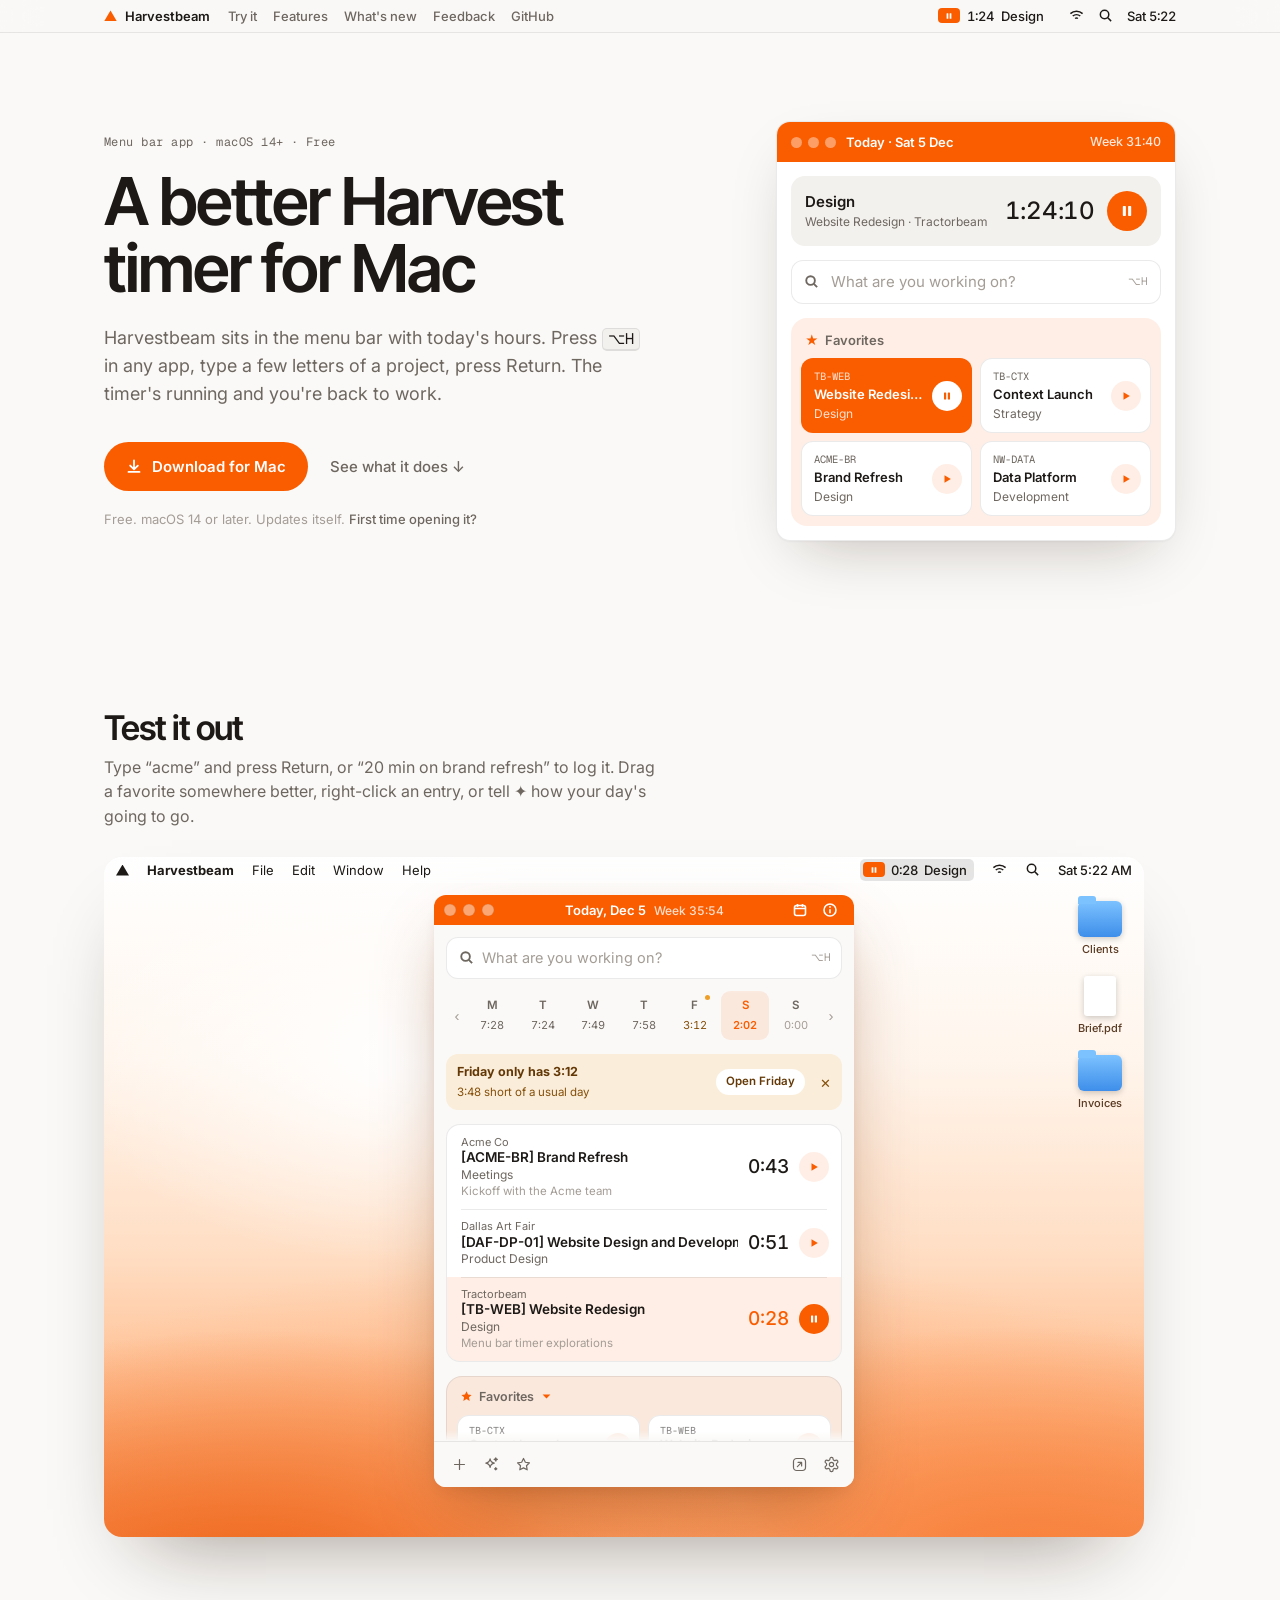
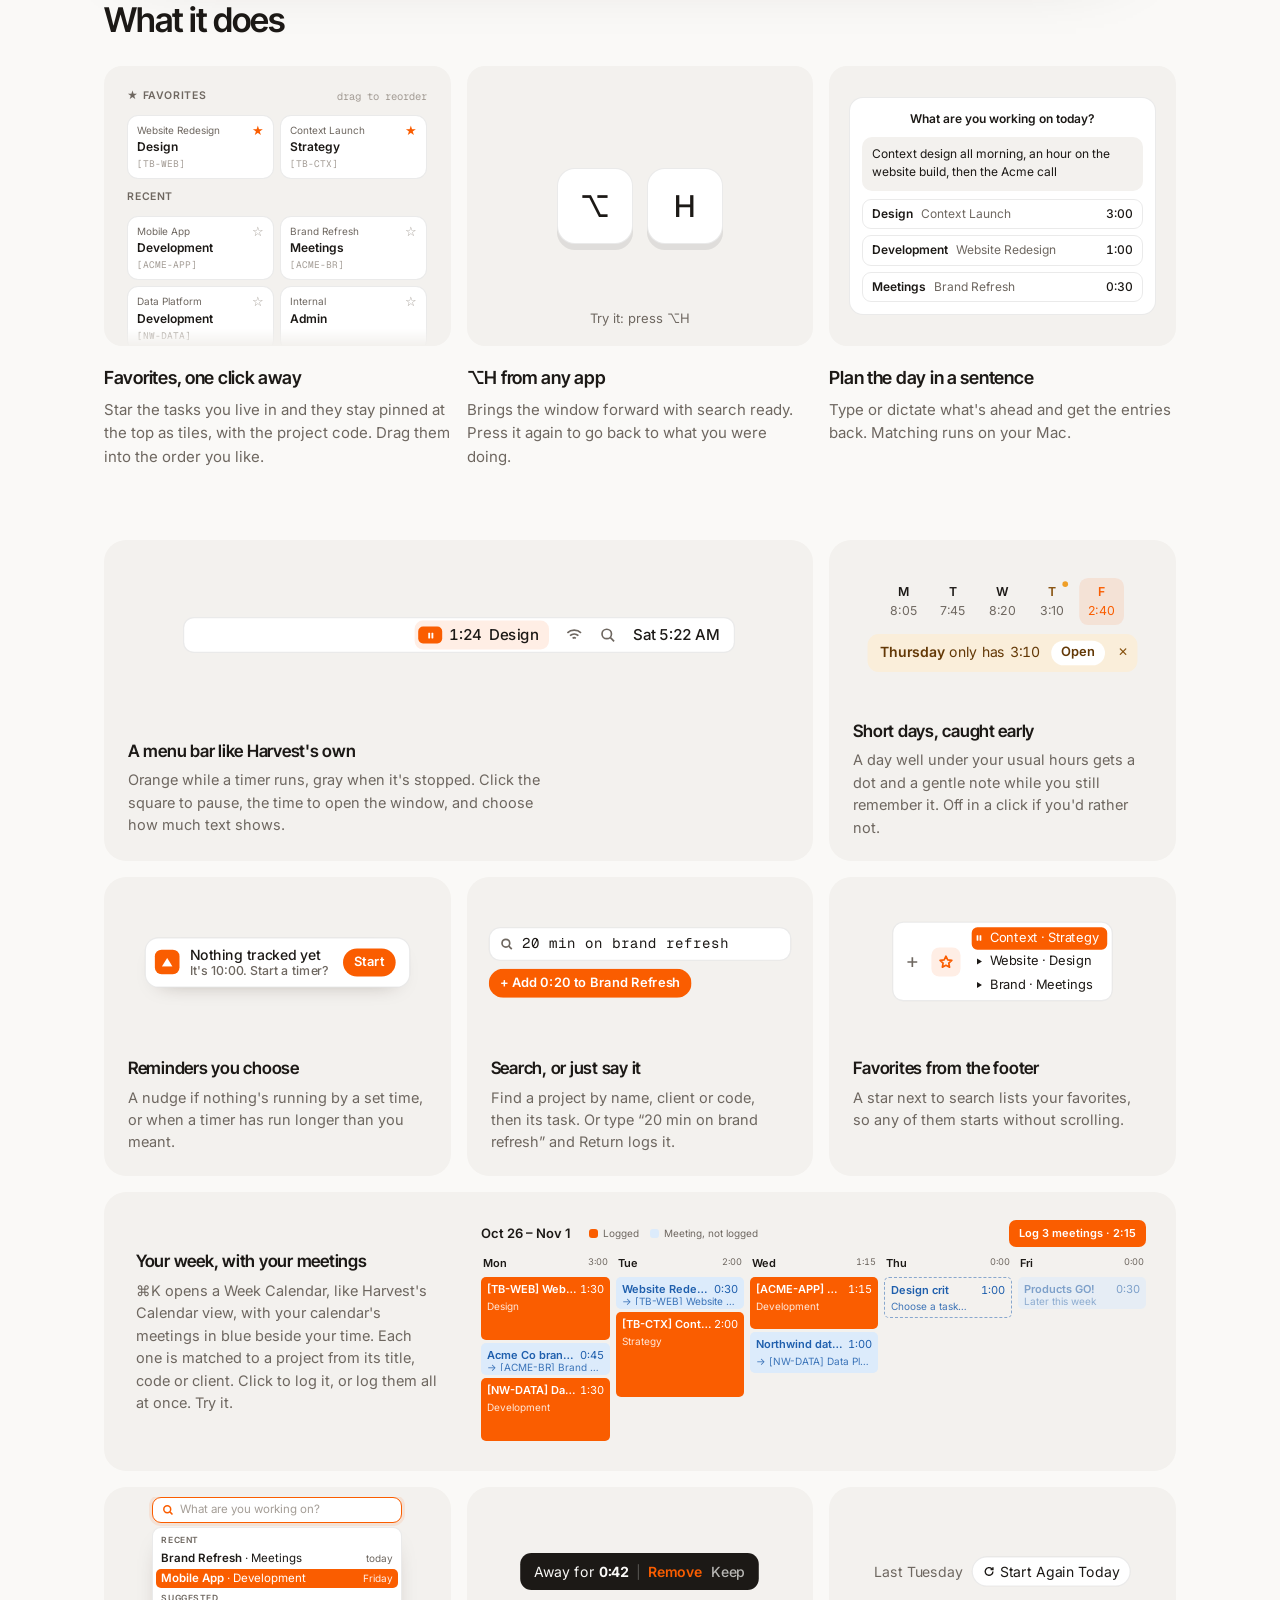
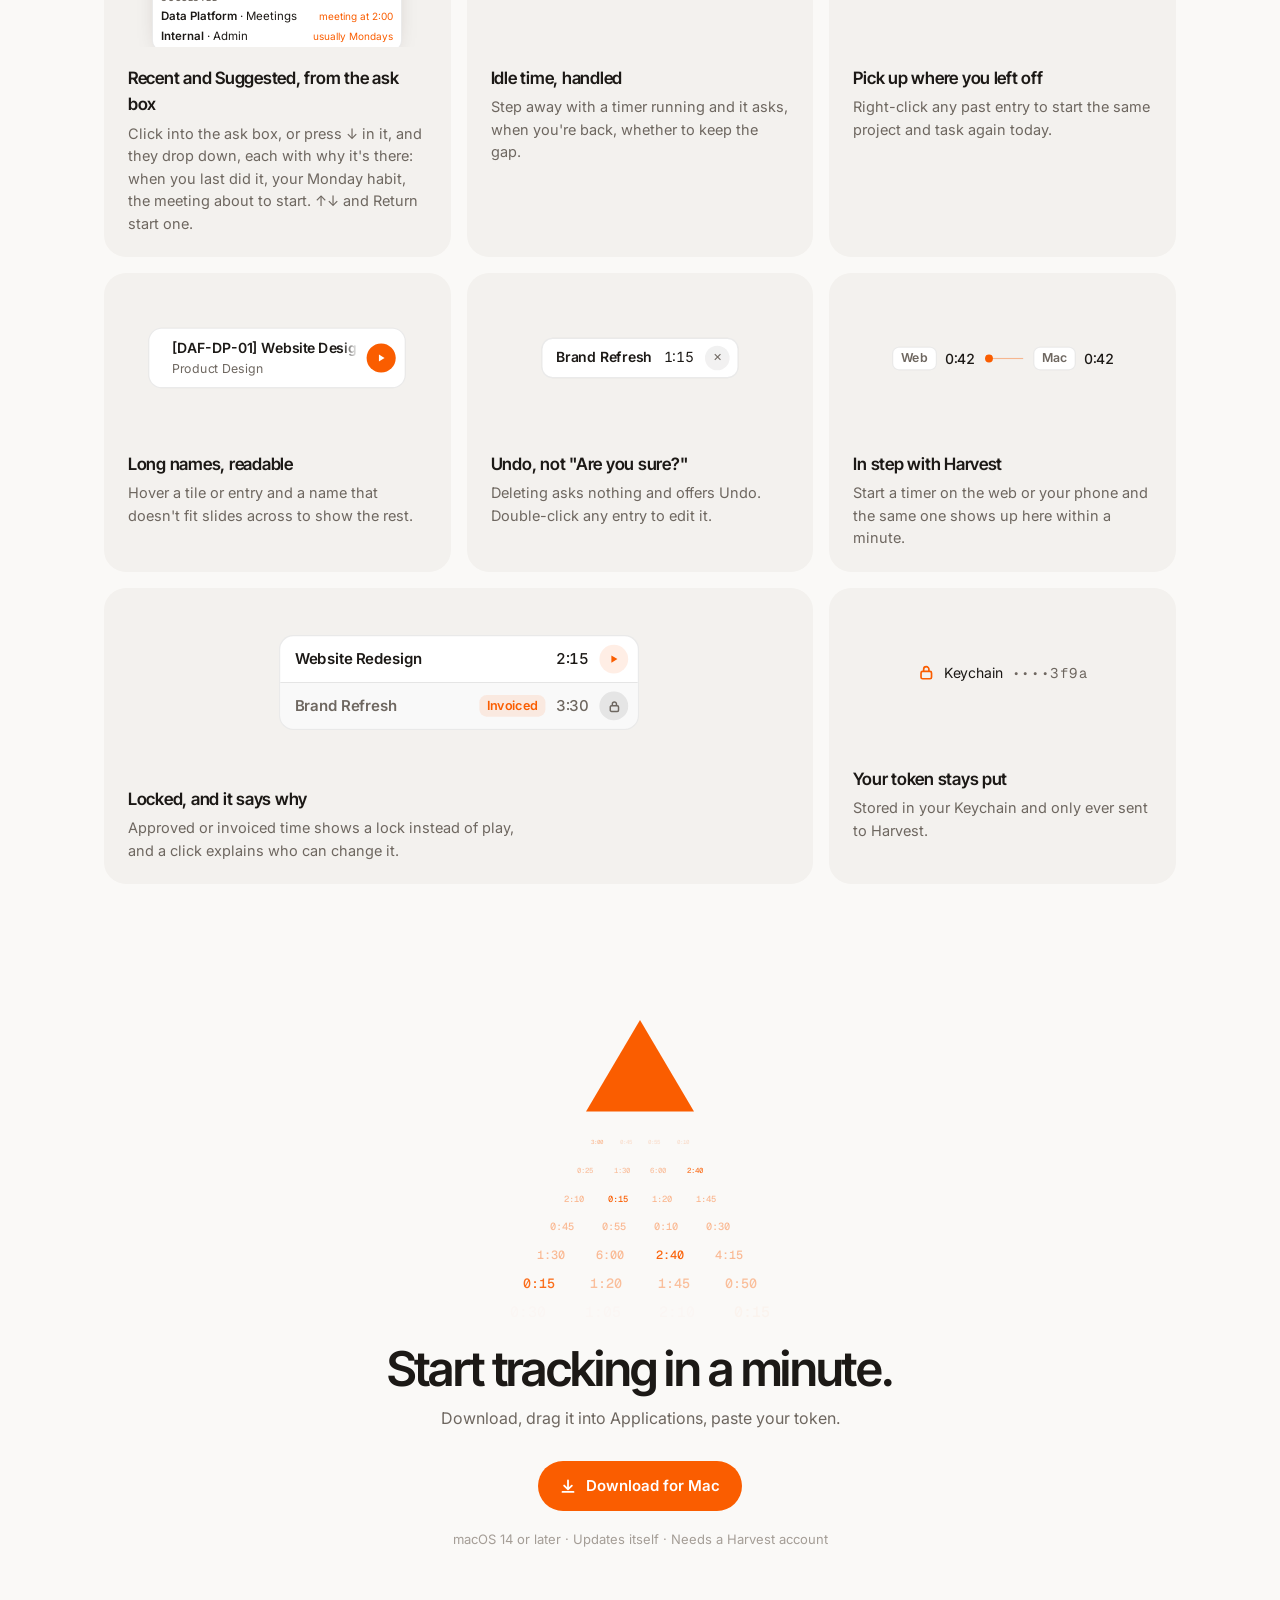
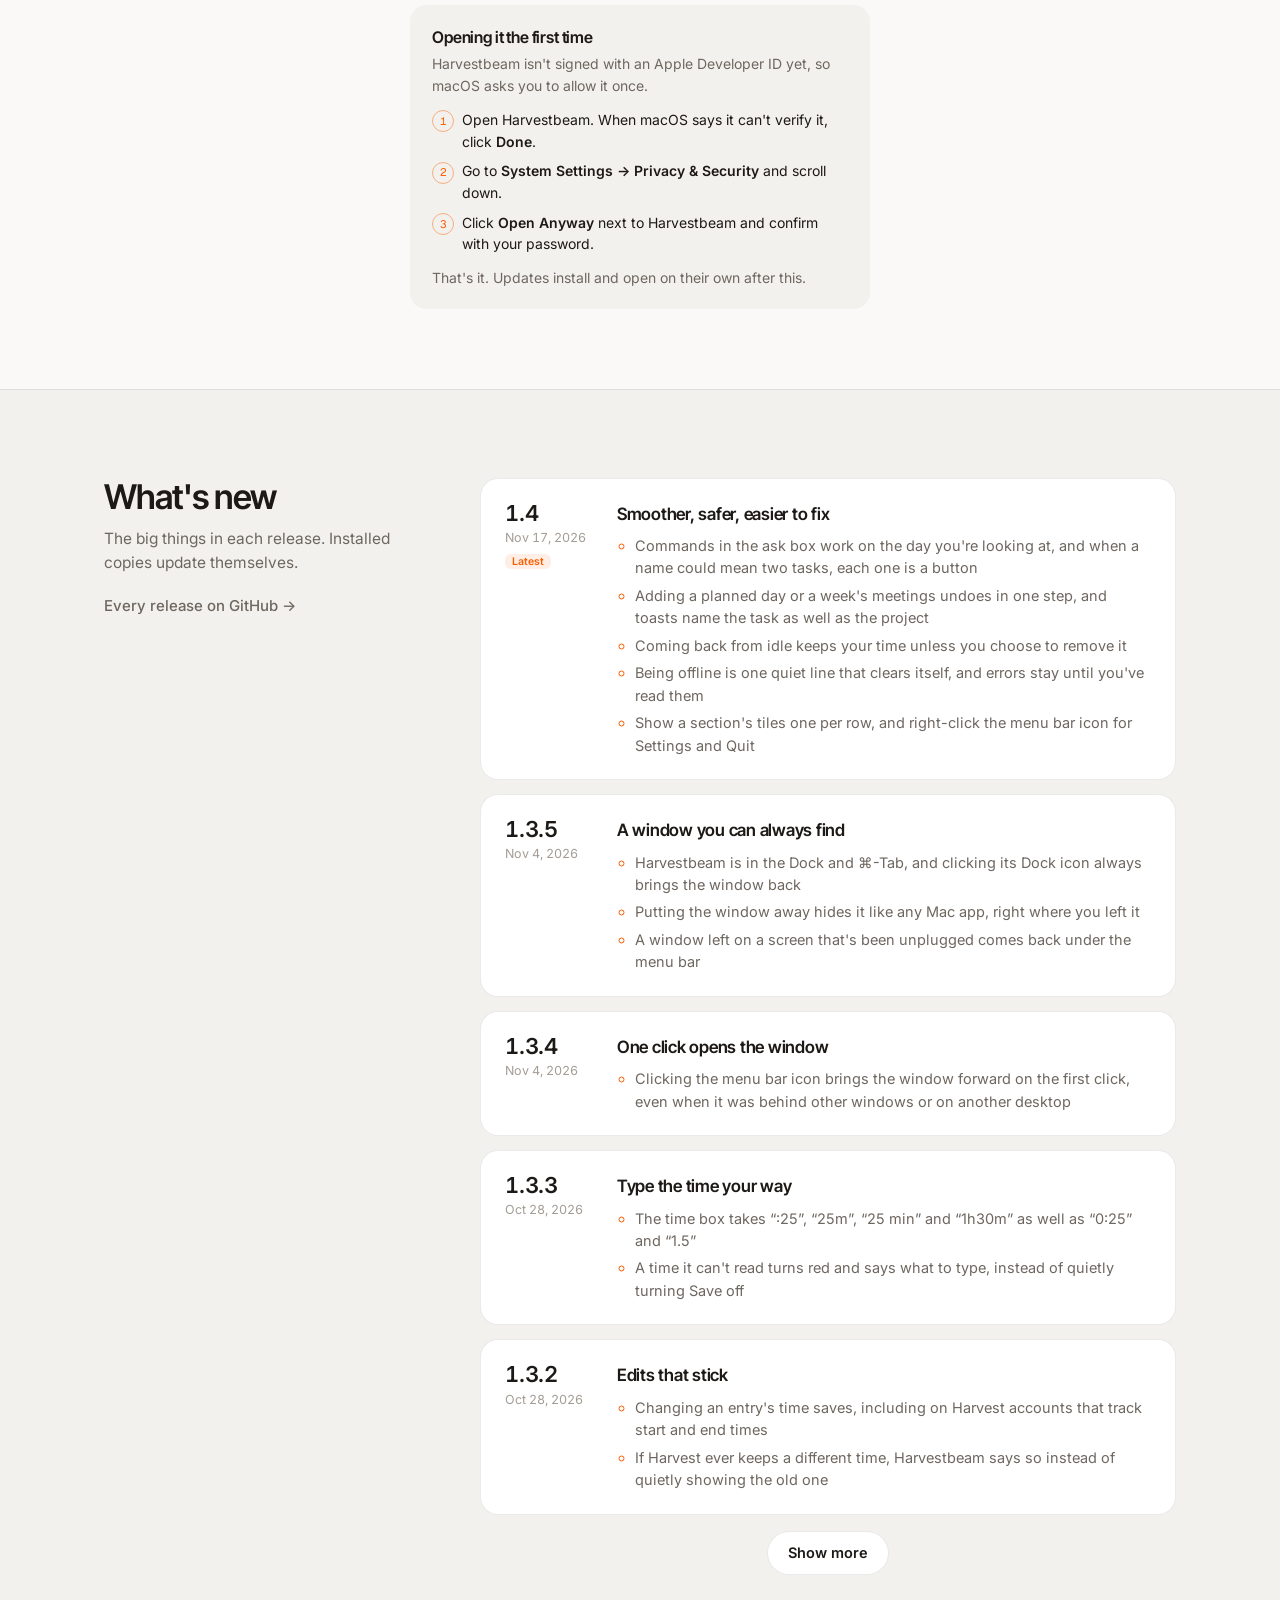
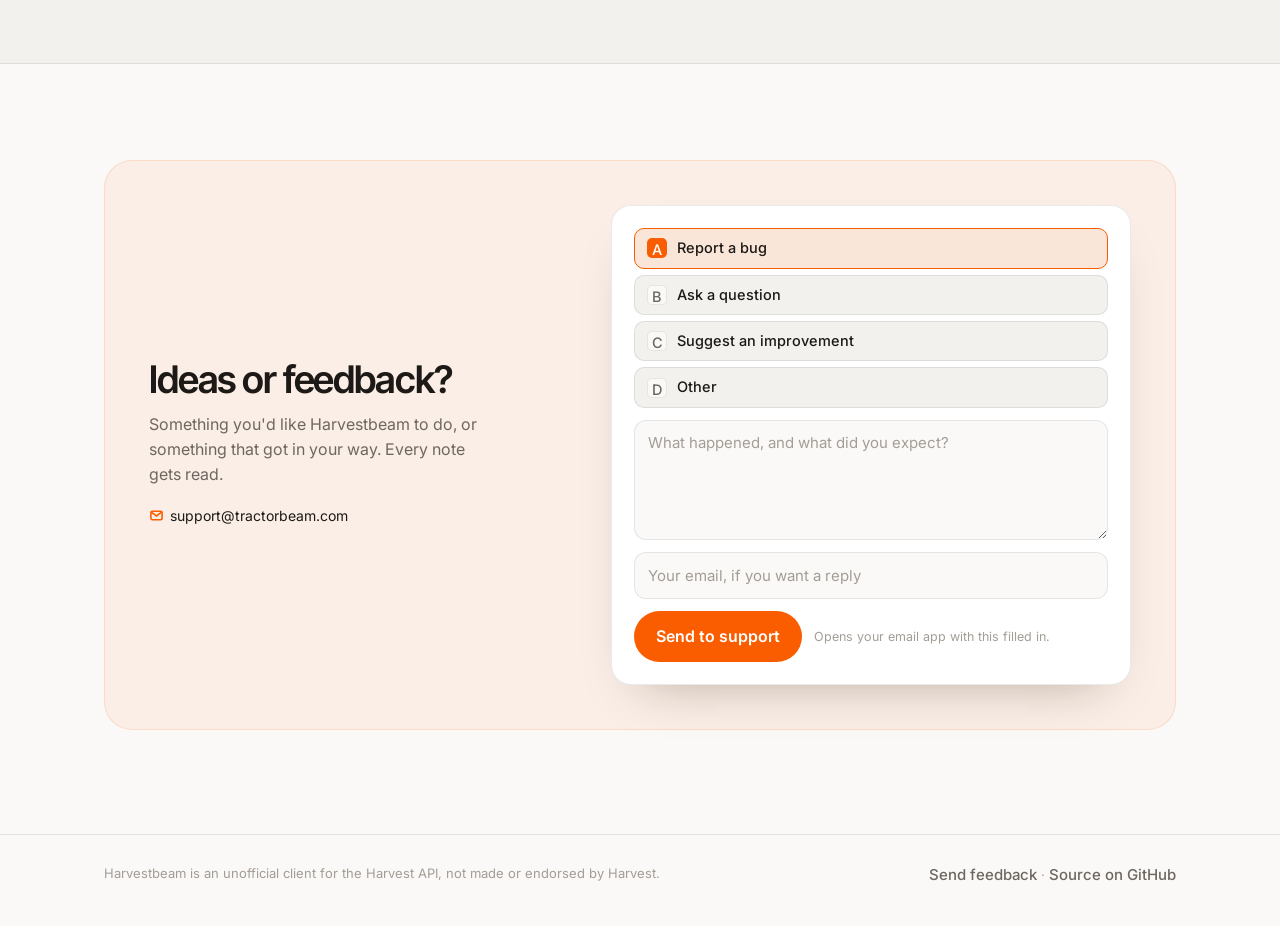
<file: site/index.html>
<!doctype html>
<html lang="en">
<head>
<meta charset="utf-8">
<meta name="viewport" content="width=device-width, initial-scale=1, viewport-fit=cover">
<title>Harvestbeam · A better Harvest timer for Mac</title>
<meta name="description" content="A menu bar timer for Harvest on the Mac. Press ⌥H in any app, type a few letters of a project, press Return. Free, and it updates itself.">
<link rel="canonical" href="https://harvestbeam.vercel.app/">
<meta name="theme-color" content="#FAF9F7" media="(prefers-color-scheme: light)">
<meta name="theme-color" content="#151210" media="(prefers-color-scheme: dark)">
<link rel="apple-touch-icon" href="/apple-touch-icon.png">
<meta property="og:type" content="website">
<meta property="og:site_name" content="Harvestbeam">
<meta property="og:url" content="https://harvestbeam.vercel.app/">
<meta property="og:title" content="Harvestbeam · A better Harvest timer for Mac">
<meta property="og:description" content="A menu bar timer for Harvest. Press ⌥H anywhere, type, press Return. Free for macOS 14+.">
<meta property="og:image" content="https://harvestbeam.vercel.app/og.png">
<meta property="og:image:width" content="1200">
<meta property="og:image:height" content="630">
<meta property="og:image:alt" content="Harvestbeam: a better Harvest timer for Mac, with its orange triangle icon and a running timer in the menu bar.">
<meta name="twitter:card" content="summary_large_image">
<meta name="twitter:title" content="Harvestbeam · A better Harvest timer for Mac">
<meta name="twitter:description" content="A menu bar timer for Harvest. Press ⌥H anywhere, type, press Return. Free for macOS 14+.">
<meta name="twitter:image" content="https://harvestbeam.vercel.app/og.png">
<meta name="claude:viewport-fit-sides" content="cover">
<link rel="preconnect" href="https://fonts.googleapis.com">
<link rel="preconnect" href="https://fonts.gstatic.com" crossorigin>
<link rel="stylesheet" href="https://fonts.googleapis.com/css2?family=Inter:wght@400;500;600&family=Inter+Tight:wght@500;600&family=Geist+Mono:wght@400;500&display=swap">
<link rel="icon" href="data:image/svg+xml,%3Csvg xmlns='http://www.w3.org/2000/svg' viewBox='0 0 32 32'%3E%3Crect width='32' height='32' rx='7' fill='%23FA5D00'/%3E%3Cpath d='M16 8.5 23.5 21.5h-15z' fill='white'/%3E%3C/svg%3E">
<style>
/* Layout: a desktop at rest. A live menu bar runs across the top, the real
   window sits beside the pitch, then one row of working vignettes, a short
   list, and hours rising into the triangle. Swiss and quiet: one grotesk,
   one orange, lots of air. */
:root {
  --paper: #FAF9F7;
  --surface: #FFFFFF;
  --tile: #F3F1EE;
  --ink: #1C1916;
  --muted: #6E6760;
  --faint: #A49D96;
  --line: rgba(28, 25, 22, 0.09);
  --orange: #FA5D00;
  --orange-ink: #FFFFFF;
  --orange-soft: rgba(250, 93, 0, 0.1);
  --bar: rgba(250, 249, 247, 0.86);
  --display: "Inter Tight", "Helvetica Neue", Helvetica, Arial, sans-serif;
  --body: "Inter", "Helvetica Neue", Helvetica, Arial, sans-serif;
  --mono: "Geist Mono", ui-monospace, "SF Mono", Menlo, monospace;
  /* Times and totals, set like the app's: SF Pro Rounded on a Mac (Safari),
     the system face elsewhere, always with even-width digits. */
  --num: ui-rounded, "SF Pro Rounded", -apple-system, BlinkMacSystemFont, "Inter", "Helvetica Neue", sans-serif;
}
@media (prefers-color-scheme: dark) {
  :root:not([data-theme="light"]) {
    --paper: #151210; --surface: #1F1B18; --tile: #29241F; --ink: #EEE9E4; --muted: #A69E96; --faint: #6F6862;
    --line: rgba(238, 233, 228, 0.1); --orange: #FF6614; --orange-soft: rgba(255, 102, 20, 0.14); --bar: rgba(21, 18, 16, 0.86);
    color-scheme: dark;
  }
}
:root[data-theme="dark"] {
  --paper: #151210; --surface: #1F1B18; --tile: #29241F; --ink: #EEE9E4; --muted: #A69E96; --faint: #6F6862;
  --line: rgba(238, 233, 228, 0.1); --orange: #FF6614; --orange-soft: rgba(255, 102, 20, 0.14); --bar: rgba(21, 18, 16, 0.86);
  color-scheme: dark;
}

* { box-sizing: border-box; }
html { padding: env(safe-area-inset-top, 0px) 0 env(safe-area-inset-bottom, 0px); scroll-behavior: smooth; scroll-padding-top: calc(env(safe-area-inset-top, 0px) + 48px); }
body { margin: 0; }
img { max-width: 100%; }
[hidden] { display: none !important; }
body {
  background: var(--paper);
  color: var(--ink);
  font-family: var(--body);
  font-size: 16px;
  line-height: 1.55;
  -webkit-font-smoothing: antialiased;
}
a { color: inherit; }
:focus-visible { outline: 2px solid var(--orange); outline-offset: 3px; border-radius: 6px; }
.wrap {
  max-width: 1120px;
  margin: 0 auto;
  padding-left: max(24px, env(safe-area-inset-left, 0px));
  padding-right: max(24px, env(safe-area-inset-right, 0px));
}
.mono { font-family: var(--mono); font-variant-numeric: tabular-nums; }
.num { font-family: var(--num); font-variant-numeric: tabular-nums; letter-spacing: 0; }

/* Menu bar */
.menubar {
  position: sticky; top: env(safe-area-inset-top, 0px); z-index: 10;
  background: var(--bar);
  backdrop-filter: saturate(1.4) blur(18px);
  -webkit-backdrop-filter: saturate(1.4) blur(18px);
  border-bottom: 1px solid var(--line);
  font-size: 13px; font-weight: 500;
}
.menubar .wrap { display: flex; align-items: center; gap: 18px; height: 32px; }
.menubar .brand { display: flex; align-items: center; gap: 8px; font-weight: 600; text-decoration: none; }
.mark { width: 13px; height: 11px; background: var(--orange); clip-path: polygon(50% 0, 100% 100%, 0 100%); flex: none; }
.menubar nav { display: flex; gap: 16px; color: var(--muted); }
.menubar nav a { text-decoration: none; }
.menubar nav a:hover { color: var(--ink); }
.menubar .spacer { flex: 1; }
.item { display: flex; align-items: center; gap: 7px; padding: 2px 7px 2px 3px; border-radius: 6px; background: none; border: 0; font: inherit; color: inherit; cursor: pointer; }
.item:hover { background: var(--line); }
.square { width: 22px; height: 15px; border-radius: 4px; background: var(--orange); display: grid; place-items: center; flex: none; transition: background .2s; }
.square.paused { background: var(--faint); }
.square, .play { position: relative; }
.square { transition: background .28s ease, transform .12s; }
.square .g, .play .g { position: absolute; left: 50%; top: 50%; fill: #fff; transition: opacity .22s ease, transform .32s cubic-bezier(.3, 1.5, .5, 1); }
.square .g { width: 8px; height: 8px; margin: -4px 0 0 -4px; }
.play .g { width: 14px; height: 14px; margin: -7px 0 0 -7px; }
.g-play { opacity: 0; transform: scale(.4) rotate(-30deg); }
.paused .g-pause { opacity: 0; transform: scale(.4) rotate(30deg); }
.paused .g-play { opacity: 1; transform: none; }
.item:active .square { transform: scale(.88); }
.item .task { display: inline-block; transition: max-width .34s cubic-bezier(.2, .8, .2, 1), opacity .2s, margin .34s; }
.item .task.gone { max-width: 0 !important; opacity: 0; margin-left: -7px; }
.item .task { max-width: 160px; overflow: hidden; text-overflow: ellipsis; white-space: nowrap; }
.sys { display: flex; align-items: center; gap: 14px; color: var(--ink); white-space: nowrap; }
.sys svg { width: 15px; height: 15px; fill: none; stroke: currentColor; stroke-width: 1.6; }
@media (max-width: 720px) {
  .menubar nav, .sys .hide-sm { display: none; }
  .item .task { max-width: 110px; }
}

/* Hero */
.hero { display: grid; grid-template-columns: minmax(0, 1fr) 400px; gap: 64px; align-items: center; padding-block: 88px 96px; }
.eyebrow { font-family: var(--mono); font-size: 12px; letter-spacing: .04em; color: var(--muted); }
h1 {
  font-family: var(--display); font-weight: 600;
  font-size: clamp(40px, 5.6vw, 66px); line-height: 1.02; letter-spacing: -0.032em;
  margin: 16px 0 22px; text-wrap: balance;
}
.lede { font-size: 18px; color: var(--muted); max-width: 30em; margin: 0; }
.lede kbd, .inline-kbd { font-family: var(--mono); font-size: .85em; color: var(--ink); background: var(--tile); border: 1px solid var(--line); border-bottom-width: 2px; border-radius: 5px; padding: 0 5px; }
.actions { display: flex; flex-wrap: wrap; align-items: center; gap: 12px 22px; margin-top: 34px; }
.button {
  display: inline-flex; align-items: center; gap: 10px;
  background: var(--orange); color: var(--orange-ink);
  padding: 13px 22px; border-radius: 999px; text-decoration: none;
  font-weight: 600; font-size: 15px; transition: transform .15s;
}
.button:hover { transform: translateY(-1px); }
.button:active { transform: translateY(0) scale(.98); }
.button svg { width: 16px; height: 16px; fill: currentColor; }
.textlink { color: var(--muted); text-decoration: none; font-weight: 500; font-size: 15px; }
.textlink:hover { color: var(--ink); }
.fine { margin-top: 18px; font-size: 13px; color: var(--faint); }

/* The window */
.window {
  background: var(--surface); border-radius: 14px; overflow: hidden;
  border: 1px solid var(--line);
  box-shadow: 0 1px 2px rgba(0,0,0,.04), 0 24px 60px -24px rgba(40, 20, 0, .28);
  font-size: 13px; transition: transform .35s cubic-bezier(.2,.9,.3,1.2), opacity .25s;
  position: relative; z-index: 2;
  transform: translate(var(--dx, 0px), var(--dy, 0px));
}
.window.dragging { transition: opacity .25s; box-shadow: 0 1px 2px rgba(0,0,0,.04), 0 36px 80px -24px rgba(40, 20, 0, .36); }
.window.hidden-win { transform: translate(var(--dx, 0px), calc(var(--dy, 0px) - 10px)) scale(.97); opacity: 0; pointer-events: none; }
.titlebar { background: var(--orange); color: #fff; display: flex; align-items: center; gap: 10px; padding: 10px 14px; cursor: grab; touch-action: none; user-select: none; -webkit-user-select: none; }
.window.dragging .titlebar { cursor: grabbing; }
.lights { display: flex; gap: 6px; }
.lights i { width: 11px; height: 11px; border-radius: 50%; background: rgba(255,255,255,.4); }
.titlebar .day { font-weight: 600; }
.titlebar .week { margin-left: auto; font-family: var(--num); font-variant-numeric: tabular-nums; font-weight: 500; font-size: 12.5px; opacity: .85; }
.pane { padding: 14px; display: grid; gap: 14px; }
.timer { display: flex; align-items: center; gap: 12px; padding: 14px; border-radius: 14px; background: var(--tile); }
.timer .what { min-width: 0; flex: 1; }
.timer .name { font-weight: 600; font-size: 15px; white-space: nowrap; overflow: hidden; text-overflow: ellipsis; }
.timer .sub { color: var(--muted); font-size: 12px; white-space: nowrap; overflow: hidden; text-overflow: ellipsis; }
.timer .clock { font-family: var(--num); font-size: 24px; font-weight: 500; font-variant-numeric: tabular-nums; letter-spacing: -.01em; }
.play {
  width: 40px; height: 40px; border-radius: 50%; border: 0; background: var(--orange); color: #fff;
  display: grid; place-items: center; cursor: pointer; flex: none; transition: transform .12s, background .2s;
}
.play:active { transform: scale(.92); }
.play.paused { background: var(--faint); }

.ask {
  display: flex; align-items: center; gap: 10px; padding: 0 12px; height: 44px;
  border-radius: 12px; background: var(--surface); border: 1px solid var(--line); transition: border-color .15s, box-shadow .15s;
}
.ask:focus-within { border-color: var(--orange); box-shadow: 0 0 0 3px var(--orange-soft); }
.ask svg { width: 15px; height: 15px; stroke: var(--muted); fill: none; stroke-width: 2; flex: none; }
.ask:focus-within svg { stroke: var(--orange); }
.ask input { flex: 1; min-width: 0; border: 0; outline: 0; background: none; font: inherit; font-size: 15px; color: var(--ink); }
.ask input::placeholder { color: var(--faint); }
.ask kbd { font-family: var(--mono); font-size: 11px; color: var(--faint); }
.section-label { display: flex; align-items: center; gap: 6px; font-size: 11px; font-weight: 600; letter-spacing: .06em; text-transform: uppercase; color: var(--muted); margin-bottom: 8px; }
.favpanel { background: var(--orange-soft); border-radius: 16px; padding: 10px 10px 10px; }
.favpanel .section-label { text-transform: none; letter-spacing: 0; font-size: 13px; font-weight: 600; margin: 2px 4px 8px; }
.favpanel .section-label .star { color: var(--orange); }
.tiles { display: grid; grid-template-columns: 1fr 1fr; gap: 8px; }
.tile {
  display: flex; align-items: center; gap: 8px;
  text-align: left; border: 1px solid var(--line); background: var(--surface); border-radius: 12px; padding: 9px 9px 9px 12px;
  font: inherit; color: inherit; cursor: pointer; min-width: 0; transition: background .2s, color .2s, transform .12s;
}
.tile:active { transform: scale(.98); }
.tile .info { min-width: 0; flex: 1; }
.tile .c { font-family: var(--mono); font-size: 10.5px; color: var(--muted); }
.tile .t { font-weight: 600; white-space: nowrap; overflow: hidden; text-overflow: ellipsis; }
.tile .p { font-size: 12px; color: var(--muted); white-space: nowrap; overflow: hidden; text-overflow: ellipsis; }
.tile .go { width: 30px; height: 30px; border-radius: 50%; background: var(--orange-soft); color: var(--orange); display: grid; place-items: center; flex: none; transition: background .2s; }
.tile .go svg { width: 10px; height: 10px; fill: currentColor; }
.tile:hover .go { background: color-mix(in srgb, var(--orange) 22%, transparent); }
.tile.on { background: var(--orange); border-color: transparent; color: #fff; }
.tile.on .c, .tile.on .p { color: rgba(255, 255, 255, .82); }
.tile.on .go { background: #fff; color: var(--orange); }
.results { display: grid; gap: 2px; }
.result {
  display: flex; align-items: baseline; gap: 8px; padding: 8px 10px; border-radius: 9px; border: 0; background: none;
  font: inherit; color: inherit; text-align: left; cursor: pointer; min-width: 0;
}
.result .t { font-weight: 600; flex: none; }
.result .p { color: var(--muted); white-space: nowrap; overflow: hidden; text-overflow: ellipsis; min-width: 0; }
.result .c { margin-left: auto; font-family: var(--mono); font-size: 10.5px; color: var(--faint); flex: none; }
.result.sel { background: var(--orange-soft); }
.empty { color: var(--muted); padding: 10px; }
.hint { color: var(--faint); font-size: 12px; text-align: center; }

/* Features */
.features { padding-block: 40px 0; }
.section-title { font-family: var(--display); font-weight: 600; font-size: clamp(26px, 3vw, 34px); letter-spacing: -0.03em; line-height: 1.1; margin: 0 0 28px; }
.cards { display: grid; grid-template-columns: repeat(3, minmax(0, 1fr)); gap: 16px; }
.card { display: grid; grid-template-rows: auto 1fr; gap: 18px; min-width: 0; }
.card h3 { font-family: var(--display); font-weight: 600; font-size: 18px; letter-spacing: -0.015em; margin: 0 0 6px; }
.card p { color: var(--muted); margin: 0; font-size: 15px; }
.stage {
  background: var(--tile); border-radius: 18px; height: 280px; padding: 24px 20px;
  display: grid; place-items: center; position: relative; overflow: hidden;
}
/* Keycaps */
.caps { display: flex; gap: 14px; }
.cap {
  width: 76px; height: 76px; border-radius: 18px; background: var(--surface); border: 1px solid var(--line);
  display: grid; place-items: center; font-family: var(--body); font-size: 30px; font-weight: 500; color: var(--ink);
  box-shadow: 0 6px 0 var(--line); transition: transform .1s, box-shadow .1s, background .2s, color .2s;
}
.cap.down { transform: translateY(4px); box-shadow: 0 2px 0 var(--line); }
.cap.lit { background: var(--orange); color: #fff; border-color: transparent; box-shadow: 0 6px 0 color-mix(in srgb, var(--orange) 70%, #000); }
.cap.lit.down { box-shadow: 0 2px 0 color-mix(in srgb, var(--orange) 70%, #000); }
.stage .caption { position: absolute; bottom: 18px; left: 0; right: 0; text-align: center; font-size: 13px; color: var(--muted); }

.favs { width: 100%; max-width: 300px; display: grid; gap: 10px; font-size: 12px; align-content: start; }
.stage.scroller { place-items: start center; padding: 0 20px; }
.stage.scroller .favs { height: 100%; overflow-y: auto; padding-block: 22px; scrollbar-width: none; overscroll-behavior: contain;
  -webkit-mask-image: linear-gradient(transparent, #000 18px, #000 calc(100% - 18px), transparent);
          mask-image: linear-gradient(transparent, #000 18px, #000 calc(100% - 18px), transparent); }
.stage.scroller .favs::-webkit-scrollbar { display: none; }
.favs .set { position: relative; }
.dropline { position: absolute; width: 3px; border-radius: 2px; background: var(--orange); pointer-events: none; transform: translateX(-50%); transition: left .12s, top .12s; }
.favs .label { display: flex; justify-content: space-between; font-size: 10.5px; font-weight: 600; letter-spacing: .06em; text-transform: uppercase; color: var(--muted); }
.favs .label span:last-child { font-family: var(--mono); font-weight: 400; letter-spacing: 0; text-transform: none; color: var(--faint); }
.favs .set { display: grid; grid-template-columns: 1fr 1fr; gap: 6px; }
.fav { position: relative; cursor: grab; touch-action: pan-y; user-select: none; -webkit-user-select: none; background: var(--surface); border: 1px solid var(--line); border-radius: 11px; padding: 7px 26px 7px 9px; min-width: 0; transition: transform .25s, opacity .25s; }
.fav .p { font-size: 10px; color: var(--muted); white-space: nowrap; overflow: hidden; text-overflow: ellipsis; }
.fav .t { font-weight: 600; white-space: nowrap; overflow: hidden; text-overflow: ellipsis; }
.fav .c { font-family: var(--mono); font-size: 9.5px; color: var(--faint); }
.fav button { position: absolute; top: 5px; right: 5px; width: 20px; height: 20px; border: 0; background: none; padding: 0; cursor: pointer; color: var(--faint); font-size: 13px; line-height: 20px; border-radius: 6px; }
.fav button:hover { background: var(--tile); color: var(--ink); }
.fav button.on { color: var(--orange); }
.fav.lifting { opacity: .35; transition: none; }
/* The tile under the pointer while dragging: fixed to the page, so the
   card's rounded edge never crops it. */
.fav.ghost { position: fixed; z-index: 40; margin: 0; font-size: 12px; cursor: grabbing; pointer-events: none; transition: none; box-shadow: 0 14px 30px -12px rgba(40, 20, 0, .35); }
.fav.new { animation: pop .35s cubic-bezier(.2,.9,.3,1.3); }
@keyframes pop { from { transform: scale(.85); opacity: 0; } }
.favs .empty-set { grid-column: 1 / -1; color: var(--faint); font-size: 11px; padding: 10px; text-align: center; border: 1px dashed var(--line); border-radius: 11px; }

/* Plan */
.plan { width: 100%; max-width: 320px; background: var(--surface); border-radius: 14px; border: 1px solid var(--line); padding: 12px; font-size: 12px; display: grid; gap: 8px; }
.plan .q { font-weight: 600; text-align: center; }
.plan .said { background: var(--tile); border-radius: 10px; padding: 8px 10px; min-height: 54px; font-size: 12px; color: var(--ink); }
.plan .said .caret { display: inline-block; width: 1.5px; height: 1em; background: var(--orange); vertical-align: -2px; margin-left: 1px; animation: blink 1s steps(1) infinite; }
@keyframes blink { 50% { opacity: 0; } }
.plan .rows { display: grid; gap: 6px; }
.plan .row { display: flex; align-items: baseline; gap: 8px; padding: 5px 9px; border-radius: 9px; border: 1px solid var(--line); opacity: 0; transform: translateY(4px); transition: opacity .3s, transform .3s; }
.plan .row.in { opacity: 1; transform: none; }
.plan .row .t { font-weight: 600; }
.plan .row .p { color: var(--muted); white-space: nowrap; overflow: hidden; text-overflow: ellipsis; min-width: 0; }
.plan .row .h { margin-left: auto; font-family: var(--num); font-variant-numeric: tabular-nums; font-weight: 500; }
.plan .note { color: var(--muted); font-size: 11.5px; display: flex; gap: 6px; align-items: center; }

/* Idle */
.alert { width: 100%; max-width: 260px; background: var(--surface); border-radius: 16px; border: 1px solid var(--line); padding: 16px; text-align: center; box-shadow: 0 20px 50px -24px rgba(40, 20, 0, .3); }
.alert .icon { width: 36px; height: 36px; border-radius: 11px; background: var(--orange); margin: 0 auto 12px; display: grid; place-items: center; }
.alert .icon i { width: 18px; height: 15px; background: #fff; clip-path: polygon(50% 0, 100% 100%, 0 100%); }
.alert h3 { margin: 0 0 4px; font-size: 14px; }
.alert p { font-size: 12px; color: var(--muted); margin: 0 0 12px; }
.alert .btns { display: grid; gap: 6px; }
.alert button { font: inherit; font-size: 12px; padding: 5px; border-radius: 8px; border: 1px solid var(--line); background: var(--tile); color: var(--ink); cursor: pointer; }
.alert button.primary { background: var(--orange); color: #fff; border-color: transparent; }
.alert .done { font-size: 12.5px; color: var(--muted); padding: 7px; }

/* The rest */
.more { padding-block: 72px 0; }
/* Bento: six columns; cards span 2, 3 or 4 of them. Each card holds its
   picture on top and its words below, all inside the tile. */
.grid { display: grid; grid-template-columns: repeat(6, minmax(0, 1fr)); gap: 16px; }
.spec { grid-column: span 2; display: flex; flex-direction: column; min-width: 0; background: var(--tile); border-radius: 22px; padding: 10px 10px 22px; overflow: hidden; }
.spec.w3 { grid-column: span 3; }
.spec.w4 { grid-column: span 4; }
.spec .txt { padding: 0 14px; }
.mini { height: 150px; border-radius: 16px; display: grid; place-items: center; margin-bottom: 18px; padding: 0 14px; overflow: hidden; font-size: 12.5px; }
.spec.w3 .mini, .spec.w4 .mini { height: 170px; }
.mini .stack { display: grid; gap: 8px; justify-items: center; }
/* The pictures read better a size up inside the larger tiles. */
.mini > * { transform: scale(1.12); }
.spec.w3 .mini > *, .spec.w4 .mini > * { transform: scale(1.2); }
@media (max-width: 560px) { .mini > *, .spec.w3 .mini > *, .spec.w4 .mini > * { transform: none; } }
/* A strip of macOS menu bar, for the menu bar card */
.mstrip { display: flex; align-items: center; gap: 14px; width: min(100%, 460px); height: 30px; padding: 0 12px; border-radius: 9px; background: var(--surface); border: 1px solid var(--line); color: var(--muted); font-size: 12.5px; font-weight: 500; white-space: nowrap; }
.mstrip .sp { flex: 1; }
.mstrip > svg { width: 14px; height: 14px; fill: none; stroke: currentColor; stroke-width: 1.6; }
.mstrip .mbar { border: 0; padding: 2px 8px 2px 3px; background: var(--orange-soft); color: var(--ink); }
.mstrip .mbar.off .sq { background: var(--faint); }
.mstrip .clock { color: var(--ink); }
/* A mini week strip with a short day */
.wk { display: grid; grid-template-columns: repeat(5, 40px); gap: 4px; text-align: center; font-size: 11px; }
.wk span { padding: 4px 0; border-radius: 8px; color: var(--muted); position: relative; }
.wk b { display: block; font-weight: 600; color: var(--ink); font-size: 11px; }
.wk .short b { color: #854F0B; }
.wk .short::after { content: ""; position: absolute; top: 3px; right: 6px; width: 5px; height: 5px; border-radius: 50%; background: #EF9F27; }
.wk .sel { background: var(--orange-soft); color: var(--orange); }
.wk .sel b { color: var(--orange); }
/* Locked: an ordinary row above a locked one, and the note */
.rows2 { display: grid; gap: 0; width: min(100%, 300px); background: var(--surface); border: 1px solid var(--line); border-radius: 12px; overflow: hidden; }
.rows2 > span { display: flex; align-items: center; gap: 9px; padding: 7px 8px 7px 12px; }
.rows2 > span + span { border-top: 1px solid var(--line); }
.rows2 .nm { flex: 1; font-weight: 600; }
.rows2 .num { font-weight: 500; }
.rows2 .pl { width: 24px; height: 24px; border-radius: 50%; background: var(--orange-soft); color: var(--orange); display: grid; place-items: center; }
.rows2 .pl svg { width: 8px; height: 8px; fill: currentColor; }
.rows2 .locked { color: var(--muted); background: color-mix(in srgb, var(--ink) 2.5%, transparent); }
.rows2 .locked .nm { color: var(--muted); }
.rows2 .tag { font-size: 10.5px; font-weight: 600; color: var(--orange); background: var(--orange-soft); border-radius: 6px; padding: 1px 6px; }
.rows2 .pl.lk { background: var(--line); color: var(--muted); }
.rows2 .pl.lk svg { width: 11px; height: 11px; fill: none; stroke: currentColor; stroke-width: 1.8; }
.mini .mono { font-family: var(--mono); font-variant-numeric: tabular-nums; }
.mbar { display: inline-flex; align-items: center; gap: 6px; font-weight: 500; background: var(--surface); padding: 4px 9px 4px 5px; border-radius: 7px; border: 1px solid var(--line); }
.mbar .sq { width: 20px; height: 14px; border-radius: 4px; background: var(--orange); display: grid; place-items: center; }
.mbar .sq svg { width: 7px; height: 7px; fill: #fff; }
.crumbs { display: inline-flex; align-items: center; gap: 6px; white-space: nowrap; }
.crumbs .q { color: var(--muted); }
.crumbs .arr, .sync .arr { color: var(--faint); }
.chip { background: var(--surface); border: 1px solid var(--line); border-radius: 999px; padding: 3px 9px; font-weight: 500; }
.chip.on { background: var(--orange); color: #fff; border-color: transparent; }
.toast { display: inline-flex; align-items: center; gap: 8px; background: var(--ink); color: var(--paper); padding: 7px 12px; border-radius: 10px; white-space: nowrap; }
.toast .sep { width: 1px; height: 14px; background: color-mix(in srgb, var(--paper) 25%, transparent); }
.toast .act { color: var(--orange); font-weight: 600; }
.toast .act.dim { color: color-mix(in srgb, var(--paper) 70%, transparent); font-weight: 500; }
.toast kbd { font-size: 11px; color: color-mix(in srgb, var(--paper) 60%, transparent); }
.sync { display: inline-flex; align-items: center; gap: 7px; white-space: nowrap; color: var(--muted); }
.sync .num { color: var(--ink); font-weight: 500; }
.sync .dev { font-size: 11px; font-weight: 600; background: var(--surface); border: 1px solid var(--line); border-radius: 6px; padding: 1px 7px; }
.sync .link { position: relative; width: 34px; height: 1px; background: color-mix(in srgb, var(--orange) 40%, transparent); margin: 0 2px; }
.sync .dot { position: absolute; top: -3px; left: 0; width: 7px; height: 7px; border-radius: 50%; background: var(--orange); animation: travel 2.4s ease-in-out infinite; }
@keyframes travel { 0% { left: 0; opacity: 0; } 15% { opacity: 1; } 85% { opacity: 1; } 100% { left: calc(100% - 7px); opacity: 0; } }
@keyframes pulse { 50% { opacity: .35; } }
.key { display: inline-flex; align-items: center; gap: 8px; font-weight: 500; }
.key svg { width: 15px; height: 15px; fill: none; stroke: var(--orange); stroke-width: 1.6; }
.key .dots { color: var(--muted); letter-spacing: .04em; font-weight: 400; }
/* Locked entry */
.lockrow { display: inline-flex; align-items: center; gap: 9px; background: var(--surface); border: 1px solid var(--line); border-radius: 10px; padding: 6px 7px 6px 11px; color: var(--muted); white-space: nowrap; }
.lockrow .num { font-weight: 500; }
.lockrow .lk { width: 24px; height: 24px; border-radius: 50%; background: var(--tile); display: grid; place-items: center; }
.lockrow .lk svg { width: 11px; height: 11px; fill: none; stroke: currentColor; stroke-width: 1.8; }
.lockrow .why { font-size: 11px; font-weight: 600; color: var(--orange); background: var(--orange-soft); border-radius: 6px; padding: 1px 6px; }
/* Short day */
.nudge { display: inline-flex; align-items: center; gap: 10px; background: #FAEEDA; color: #633806; border-radius: 10px; padding: 6px 6px 6px 11px; white-space: nowrap; }
.nudge b { font-weight: 600; }
.nudge .go { background: #fff; border-radius: 99px; padding: 2px 9px; font-weight: 600; font-size: 11.5px; }
:root[data-theme="dark"] .nudge { background: rgba(239, 159, 39, .16); color: #FAC775; }
@media (prefers-color-scheme: dark) { :root:not([data-theme="light"]) .nudge { background: rgba(239, 159, 39, .16); color: #FAC775; } }
.nudge .go { color: #633806; }
/* Reminder notification */
.notif { display: inline-flex; align-items: center; gap: 9px; background: var(--surface); border: 1px solid var(--line); border-radius: 12px; padding: 7px 12px 7px 8px; white-space: nowrap; box-shadow: 0 8px 20px -14px rgba(40, 20, 0, .4); }
.notif .ic { width: 22px; height: 22px; border-radius: 6px; background: var(--orange); display: grid; place-items: center; }
.notif .ic i { width: 10px; height: 8px; background: #fff; clip-path: polygon(50% 0, 100% 100%, 0 100%); }
.notif small { display: block; color: var(--muted); font-size: 11px; line-height: 1.2; }
.notif span { line-height: 1.25; font-weight: 500; }
/* Long names slide on hover */
.marq { display: flex; align-items: center; gap: 8px; width: 230px; background: var(--surface); border: 1px solid var(--line); border-radius: 12px; padding: 8px 8px 8px 12px; }
.marq .clip { flex: 1; min-width: 0; overflow: hidden; white-space: nowrap; font-weight: 600;
  -webkit-mask-image: linear-gradient(90deg, transparent, #000 8px, #000 calc(100% - 14px), transparent); mask-image: linear-gradient(90deg, transparent, #000 8px, #000 calc(100% - 14px), transparent); }
.marq .clip span { display: inline-block; padding-left: 8px; animation: marq 6s ease-in-out infinite; }
.marq small { display: block; font-weight: 400; color: var(--muted); font-size: 11px; padding-left: 8px; }
.marq .pl { width: 26px; height: 26px; border-radius: 50%; background: var(--orange); color: #fff; display: grid; place-items: center; flex: none; }
.marq .pl svg { width: 8px; height: 8px; fill: currentColor; }
@keyframes marq { 0%, 22% { transform: translateX(0); } 55%, 75% { transform: translateX(calc(-100% + 150px)); } 100% { transform: translateX(0); } }
/* Favorites from the footer */
.foot { display: inline-flex; align-items: center; gap: 4px; background: var(--surface); border: 1px solid var(--line); border-radius: 10px; padding: 4px; position: relative; }
.foot .b { width: 26px; height: 26px; border-radius: 7px; display: grid; place-items: center; color: var(--muted); }
.foot .b svg { width: 14px; height: 14px; fill: none; stroke: currentColor; stroke-width: 1.7; stroke-linejoin: round; }
.foot .b.on { background: var(--orange-soft); color: var(--orange); }
.foot .menu { display: grid; gap: 1px; margin-left: 6px; font-size: 11.5px; }
.foot .menu span { display: flex; align-items: center; gap: 6px; padding: 1px 8px 1px 2px; border-radius: 5px; white-space: nowrap; }
.foot .menu span:first-child { background: var(--orange); color: #fff; }
.foot .menu svg { width: 7px; height: 7px; fill: currentColor; }
/* Recent and Suggested */
.rs { display: grid; gap: 4px; width: 250px; font-size: 11.5px; }
.mini > .rs { transform: none; }
.rs .ask { display: flex; align-items: center; gap: 6px; height: 26px; padding: 0 9px; background: var(--surface); border: 1.5px solid var(--orange); box-shadow: 0 0 0 3px var(--orange-soft); border-radius: 9px; color: var(--faint); }
.rs .ask svg { width: 12px; height: 12px; fill: none; stroke: var(--orange); stroke-width: 2; }
.rs .drop { display: grid; gap: 1px; background: var(--surface); border: 1px solid var(--line); border-radius: 9px; padding: 3px; box-shadow: 0 10px 24px -14px rgba(40, 20, 0, .4); }
.rs .lbl { font-size: 8.5px; font-weight: 600; letter-spacing: .07em; text-transform: uppercase; color: var(--muted); padding: 3px 5px 1px; }
.rs .it { all: unset; display: flex; align-items: center; gap: 6px; height: 19px; padding: 0 5px; border-radius: 5px; cursor: pointer; transition: background .15s, color .15s; }
.rs .it span { flex: 1; min-width: 0; white-space: nowrap; overflow: hidden; text-overflow: ellipsis; }
.rs .it b { font-weight: 600; }
.rs .it em { font-style: normal; font-size: 10px; color: var(--muted); }
.rs .it em.s { color: var(--orange); }
.rs .it.on { background: var(--orange); color: #fff; }
.rs .it.on em { color: rgba(255, 255, 255, .9); }
.rs .it:focus-visible { outline: 2px solid var(--orange); outline-offset: 1px; }
/* Week Calendar: stacked by length like Harvest's, meetings in blue. */
/* Full width: the words on the left, the week filling the right. */
.spec.w6 { grid-column: span 6; display: grid; grid-template-columns: minmax(0, 1fr) minmax(0, 2.1fr); grid-template-areas: "txt mini"; align-items: center; gap: 12px; padding: 10px; }
.spec.w6 .mini.wk-mini { grid-area: mini; height: auto; margin: 0; padding: 18px 20px 20px; place-items: stretch; }
.spec.w6 .txt { grid-area: txt; padding: 0 8px 0 22px; }
.mini > .wkc { transform: none; }
.wkc { --blue: #DCEBFB; --blue-ink: #1F5FAD; width: 100%; display: grid; gap: 8px; font-size: 11px; }
:root[data-theme="dark"] .wkc { --blue: #1D3550; --blue-ink: #A9CCF5; }
@media (prefers-color-scheme: dark) { :root:not([data-theme="light"]) .wkc { --blue: #1D3550; --blue-ink: #A9CCF5; } }
.wkc .hdr { display: flex; align-items: center; gap: 12px; }
.wkc .hdr b { font-size: 13px; font-weight: 600; }
.wkc .lg { flex: 1; display: flex; align-items: center; gap: 5px; color: var(--muted); font-size: 10px; }
.wkc .lg i { width: 9px; height: 9px; border-radius: 3px; display: inline-block; margin-left: 6px; }
.wkc .lg i.o { background: var(--orange); }
.wkc .lg i.m { background: var(--blue); }
.wkc .all { all: unset; cursor: pointer; background: var(--orange); color: #fff; font-weight: 600; font-size: 11px; padding: 5px 10px; border-radius: 7px; transition: opacity .2s; }
.wkc .all:disabled { opacity: .45; cursor: default; }
.wkc .cols { display: grid; grid-template-columns: repeat(5, minmax(0, 1fr)); gap: 6px; }
.wkc .col { display: flex; flex-direction: column; gap: 3px; min-width: 0; }
.wkc .d { font-weight: 600; font-size: 11px; display: flex; justify-content: space-between; padding: 0 2px 2px; }
.wkc .d small { font-weight: 400; color: var(--muted); font-variant-numeric: tabular-nums; }
.wkc .blk { all: unset; box-sizing: border-box; position: relative; height: calc(var(--h) * 44px - 3px); min-height: 32px; border-radius: 5px; padding: 4px 6px; display: flex; flex-direction: column; gap: 1px; overflow: hidden; transition: background .35s, color .35s, transform .15s; }
.wkc .blk b { font-weight: 600; white-space: nowrap; overflow: hidden; text-overflow: ellipsis; padding-right: 26px; }
.wkc .blk span { font-size: 10px; opacity: .85; white-space: nowrap; overflow: hidden; text-overflow: ellipsis; }
.wkc .blk em { position: absolute; right: 6px; top: 4px; font-style: normal; font-variant-numeric: tabular-nums; }
.wkc .blk.o { background: var(--orange); color: #fff; }
.wkc .blk.m { background: var(--blue); color: var(--blue-ink); cursor: pointer; }
.wkc .blk.m:hover { transform: translateY(-1px); }
.wkc .blk.m:focus-visible { outline: 2px solid var(--blue-ink); outline-offset: 1px; }
.wkc .blk.q { background: transparent; color: var(--blue-ink); border: 1.2px dashed color-mix(in srgb, var(--blue-ink) 50%, transparent); }
.wkc .blk.f { background: var(--blue); color: var(--blue-ink); opacity: .55; }

/* Interactive bento pieces */
.mini button { font: inherit; color: inherit; cursor: pointer; }
.mstrip .mbar { border: 0; cursor: pointer; }
.mstrip .mbar:hover { background: color-mix(in srgb, var(--orange) 16%, transparent); }
.mstrip .mbar .sq { transition: background .2s; }
.mstrip .mbar.off .sq { background: var(--faint); }
.wk button { border: 0; background: none; padding: 4px 0; border-radius: 8px; color: var(--muted); position: relative; font-size: 11px; }
.wk button:hover:not(.sel) { background: color-mix(in srgb, var(--ink) 5%, transparent); }
.wk .short b { color: #854F0B; }
.nudge { transition: opacity .2s, transform .2s; }
.nudge.gone { opacity: 0; transform: translateY(-4px); pointer-events: none; }
.nudge button { border: 0; }
.nudge .x { background: none; color: #854F0B; padding: 0 2px; font-size: 11px; }
.notif .nbtn { border: 0; background: var(--orange); color: #fff; font-weight: 600; font-size: 11.5px; padding: 4px 10px; border-radius: 99px; margin-left: 4px; }
.notif .nbtn[hidden] { display: none; }
.srch { display: grid; gap: 7px; width: 270px; }
.srch .box { display: flex; align-items: center; gap: 6px; background: var(--surface); border: 1px solid var(--line); border-radius: 10px; padding: 0 9px; height: 30px; }
.srch .box:focus-within { border-color: var(--orange); box-shadow: 0 0 0 3px var(--orange-soft); }
.srch .box svg { width: 12px; height: 12px; fill: none; stroke: var(--muted); stroke-width: 2; flex: none; }
.srch input { border: 0; outline: 0; background: none; font: inherit; font-size: 12.5px; color: var(--ink); width: 100%; font-family: var(--mono); }
.srch .out { display: flex; flex-wrap: wrap; gap: 5px; min-height: 26px; align-items: center; }
.srch .out button { border: 1px solid var(--line); background: var(--surface); border-radius: 99px; padding: 3px 9px; font-weight: 500; font-size: 11.5px; }
.srch .out button.task { background: var(--orange-soft); border-color: transparent; color: var(--orange); }
.srch .out button:hover { border-color: var(--orange); }
.srch .out .msg { color: var(--muted); font-size: 11.5px; }
.srch .out .done { color: var(--orange); font-weight: 600; font-size: 12px; }
.srch .out button.add { background: var(--orange); color: #fff; border-color: transparent; font-weight: 600; }
.foot button.b { border: 0; background: none; }
.foot button.b.on { background: var(--orange-soft); }
.foot .menu { transition: opacity .15s, transform .15s; }
.foot .menu.closed { opacity: 0; transform: translateX(-4px); pointer-events: none; }
.foot .menu button { border: 0; background: none; display: flex; align-items: center; gap: 6px; padding: 1px 8px 1px 3px; border-radius: 5px; white-space: nowrap; text-align: left; font-size: 11.5px; }
.foot .menu button:hover { background: var(--orange-soft); }
.foot .menu button.on { background: var(--orange); color: #fff; }
.rs .t { padding-right: 20px; }
.rs .t .st, .rs .t .x { position: absolute; top: 3px; right: 4px; border: 0; background: none; color: var(--faint); font-size: 12px; line-height: 1; padding: 2px; }
.rs .t .st.on { color: var(--orange); }
.rs .t.out { opacity: 0; transform: scale(.9); transition: opacity .2s, transform .2s; }
.toast button.act { border: 0; background: none; padding: 0; }
.toast button.act:hover { text-decoration: underline; }
.again .chip { border: 1px solid var(--line); }
.again .chip.run { background: var(--orange); color: #fff; border-color: transparent; }
.marq button.pl { border: 0; }
.marq { transition: background .2s, color .2s; }
.marq.run { background: var(--orange); border-color: transparent; color: #fff; }
.marq.run small { color: rgba(255, 255, 255, .82); }
.marq.run .pl { background: #fff; color: var(--orange); }
.undo { display: grid; justify-items: center; gap: 8px; }
.urow { display: inline-flex; align-items: center; gap: 10px; background: var(--surface); border: 1px solid var(--line); border-radius: 10px; padding: 6px 7px 6px 12px; white-space: nowrap; }
.urow .nm { font-weight: 600; }
.urow .del { border: 0; background: color-mix(in srgb, var(--ink) 6%, transparent); width: 22px; height: 22px; border-radius: 50%; font-size: 10px; color: var(--muted); }
.urow .del:hover { background: #A32D2D; color: #fff; }
.urow[hidden], .undo .toast[hidden] { display: none; }
.sync button.dev { cursor: pointer; }
.sync button.dev:hover { border-color: var(--orange); }
.sync.off .dot { animation: none; opacity: 0; }
.sync.off .num { color: var(--muted); }
.rows2 { position: relative; }
.rows2 button.pl { border: 0; }
.rows2 .why { display: block; padding: 7px 12px; font-size: 11px; color: var(--muted); background: var(--orange-soft); border-top: 1px solid var(--line); white-space: normal; }
.rows2 .why[hidden] { display: none; }
button.key { border: 1px solid transparent; background: none; border-radius: 10px; padding: 6px 10px; }
button.key:hover { border-color: var(--line); background: var(--surface); }
button.key path { transition: transform .25s; transform-origin: 10.5px 7px; }
button.key.open path { transform: translateY(-2px) rotate(-20deg); }

/* Start again today */
.again { display: inline-flex; align-items: center; gap: 8px; white-space: nowrap; }
.again .day { color: var(--muted); }
.again .chip svg { width: 11px; height: 11px; fill: none; stroke: currentColor; stroke-width: 1.8; vertical-align: -1px; margin-right: 4px; }

.grid h3 { font-family: var(--display); font-size: 17px; letter-spacing: -0.015em; margin: 0 0 5px; font-weight: 600; }
.grid p { margin: 0; color: var(--muted); font-size: 14.5px; max-width: 46ch; }

/* Closing */
.closing { padding-block: 120px 80px; text-align: center; display: grid; justify-items: center; }
#beam { width: 100%; max-width: 360px; height: 316px; cursor: pointer; display: block; }
.closing h2 { font-family: var(--display); font-weight: 600; font-size: clamp(32px, 4.4vw, 48px); letter-spacing: -0.035em; line-height: 1.05; margin: 24px 0 12px; text-wrap: balance; }
.closing p { color: var(--muted); margin: 0 0 30px; }
.req { margin-top: 18px; font-size: 13px; color: var(--faint); }
.firstrun { margin-top: 56px; max-width: 460px; text-align: left; background: var(--tile); border-radius: 16px; padding: 20px 22px; font-size: 14px; }
.firstrun h3 { font-family: var(--display); font-weight: 600; font-size: 16px; letter-spacing: -0.01em; margin: 0 0 4px; }
.firstrun p { margin: 0; color: var(--muted); font-size: 14px; }
.firstrun ol { margin: 12px 0; padding-left: 0; list-style: none; counter-reset: step; display: grid; gap: 8px; }
.firstrun li { counter-increment: step; display: grid; grid-template-columns: 22px 1fr; gap: 8px; align-items: baseline; }
.firstrun li::before { content: counter(step); font-family: var(--mono); font-size: 11px; color: var(--orange); width: 20px; height: 20px; border-radius: 50%; border: 1px solid color-mix(in srgb, var(--orange) 45%, transparent); display: grid; place-items: center; }
.firstrun b { font-weight: 600; }
/* What's new: a full-width band of its own, heading on the left, releases
   on the right. Major features only, newest first. */
.band { background: var(--tile); border-block: 1px solid var(--line); }
.changelog { padding-block: 88px; display: grid; grid-template-columns: minmax(0, 320px) minmax(0, 1fr); gap: 56px; align-items: start; }
.changelog .intro { position: sticky; top: 72px; }
.changelog .intro .sub { color: var(--muted); margin: 0 0 18px; font-size: 15.5px; }
.changelog .section-title { margin-bottom: 12px; }
.cl ol { list-style: none; margin: 0; padding: 0; display: grid; gap: 14px; }
.cl > ol > li { display: grid; grid-template-columns: 92px minmax(0, 1fr); gap: 20px; padding: 22px 24px; background: var(--surface); border: 1px solid var(--line); border-radius: 18px; }
.cl .ver { font-family: var(--num); font-variant-numeric: tabular-nums; font-weight: 600; font-size: 22px; letter-spacing: -0.01em; line-height: 1.1; }
.cl .ver small { display: block; font-weight: 400; font-size: 12.5px; color: var(--faint); margin-top: 6px; letter-spacing: 0; }
.cl .ver .new { display: inline-block; font-family: var(--body); font-size: 10.5px; font-weight: 600; letter-spacing: 0; color: var(--orange); background: var(--orange-soft); border-radius: 6px; padding: 2px 7px; margin-top: 8px; }
.cl h3 { font-family: var(--display); font-weight: 600; font-size: 17px; letter-spacing: -0.015em; margin: 0 0 8px; }
.cl ul { margin: 0; padding-left: 18px; color: var(--muted); font-size: 14.5px; display: grid; gap: 5px; }
.cl ul li::marker { color: var(--orange); }
.cl > ol > li[hidden] { display: none; }
.cl .more { display: block; margin: 16px auto 0; font: inherit; font-weight: 600; font-size: 14.5px; color: var(--ink); background: var(--surface); border: 1px solid var(--line); border-radius: 999px; padding: 10px 20px; cursor: pointer; transition: transform .15s; }
.cl .more:hover { transform: translateY(-1px); }
.cl .more:active { transform: translateY(0) scale(.98); }
.cl .more:focus-visible { outline: 2px solid var(--orange); outline-offset: 2px; }

/* Feedback: back on the page background, an orange-tinted card with the
   pitch on the left and the form on the right. */
.feedback { padding-block: 96px 104px; }
.fbwrap { display: grid; grid-template-columns: minmax(0, 1fr) minmax(0, 520px); gap: 48px; align-items: center; background: color-mix(in srgb, var(--orange) 7%, var(--paper)); border: 1px solid color-mix(in srgb, var(--orange) 14%, transparent); border-radius: 28px; padding: 44px; }
.fbwrap .pitch h2 { font-family: var(--display); font-weight: 600; font-size: clamp(28px, 3.4vw, 38px); letter-spacing: -0.03em; line-height: 1.05; margin: 0 0 12px; }
.fbwrap .pitch p { color: var(--muted); margin: 0; font-size: 16px; max-width: 34ch; }
.fbwrap .pitch .mailto { display: inline-flex; align-items: center; gap: 6px; margin-top: 18px; font-size: 14px; color: var(--ink); }
.fbwrap .pitch .mailto svg { width: 15px; height: 15px; fill: none; stroke: var(--orange); stroke-width: 1.7; }
.fb { background: var(--surface); border: 1px solid var(--line); border-radius: 20px; padding: 22px; display: grid; gap: 12px; box-shadow: 0 24px 50px -30px rgba(40, 20, 0, .35); }
.fb .kinds { display: grid; gap: 6px; border: 0; padding: 0; margin: 0; }
.fb .kinds legend { position: absolute; width: 1px; height: 1px; overflow: hidden; clip: rect(0 0 0 0); }
.fb .kinds input { position: absolute; opacity: 0; pointer-events: none; }
.fb .kinds label { display: flex; align-items: center; gap: 10px; font-size: 14.5px; font-weight: 500; padding: 8px 12px; border-radius: 10px; background: var(--tile); border: 1px solid var(--line); cursor: pointer; transition: background .15s, color .15s, border-color .15s; }
.fb .kinds label:hover { border-color: color-mix(in srgb, var(--orange) 40%, var(--line)); }
.fb .kinds kbd { font: 600 11px/1 var(--sans, inherit); width: 20px; height: 20px; display: inline-grid; place-items: center; border-radius: 5px; border: 1px solid var(--line); background: var(--paper); color: var(--muted); }
.fb .kinds input:checked + label { background: color-mix(in srgb, var(--orange) 12%, var(--paper)); border-color: var(--orange); }
.fb .kinds input:checked + label kbd { background: var(--orange); border-color: transparent; color: #fff; }
.fb .kinds input:focus-visible + label { outline: 2px solid var(--orange); outline-offset: 2px; }
.fb textarea, .fb input[type="email"] { font: inherit; font-size: 15px; color: var(--ink); background: var(--paper); border: 1px solid var(--line); border-radius: 12px; padding: 11px 13px; width: 100%; transition: border-color .15s, box-shadow .15s; }
.fb textarea { min-height: 120px; resize: vertical; line-height: 1.5; }
.fb textarea:focus, .fb input[type="email"]:focus { outline: none; border-color: var(--orange); box-shadow: 0 0 0 3px var(--orange-soft); }
.fb ::placeholder { color: var(--faint); }
.fb .row { display: flex; align-items: center; gap: 12px; flex-wrap: wrap; }
.fb .row .button { border: 0; cursor: pointer; font: inherit; font-weight: 600; }
.fb .note { font-size: 12.5px; color: var(--faint); }
.fb .err { font-size: 13px; color: #A32D2D; }
.fb .sr { position: absolute; width: 1px; height: 1px; overflow: hidden; clip: rect(0 0 0 0); }
@media (max-width: 900px) {
  .changelog { grid-template-columns: minmax(0, 1fr); gap: 24px; padding-block: 64px; }
  .changelog .intro { position: static; }
  .fbwrap { grid-template-columns: minmax(0, 1fr); gap: 24px; padding: 28px; }
}
@media (max-width: 560px) {
  .cl > ol > li { grid-template-columns: minmax(0, 1fr); gap: 8px; padding: 18px; }
  .fbwrap { padding: 18px; border-radius: 22px; }
}

footer { border-top: 1px solid var(--line); padding-block: 28px 40px; font-size: 13px; color: var(--faint); }
footer .wrap { display: flex; flex-wrap: wrap; gap: 8px 24px; justify-content: space-between; }

@media (max-width: 900px) {
  .hero { grid-template-columns: minmax(0, 1fr); gap: 48px; padding-block: 56px 64px; }
  .window { max-width: 420px; }
  .cards { grid-template-columns: minmax(0, 1fr); max-width: 520px; }
  .grid { grid-template-columns: repeat(2, minmax(0, 1fr)); }
  .spec, .spec.w3 { grid-column: span 1; }
  .spec.w4, .spec.w6 { grid-column: span 2; }
  .spec.w6 { grid-template-columns: minmax(0, 1fr); grid-template-areas: "mini" "txt"; padding: 10px 10px 22px; }
  .spec.w6 .txt { padding: 6px 14px 0; }
}
@media (max-width: 560px) {
  .grid { grid-template-columns: minmax(0, 1fr); gap: 12px; }
  .spec.w4, .spec.w6 { grid-column: span 1; }
  .mini, .spec.w3 .mini, .spec.w4 .mini { height: 140px; }
  .wkc .cols { grid-template-columns: repeat(3, minmax(0, 1fr)); }
  .wkc .lg { display: none; }
  .mstrip .hide-xs { display: none; }
}
@media (prefers-reduced-motion: reduce) {
  *, *::before, *::after { transition: none !important; animation: none !important; }
  html { scroll-behavior: auto; }
}
</style>
<link rel="stylesheet" href="demo.css?v=1.3.6">
</head>
<body>
<header class="menubar" aria-label="A menu bar with Harvestbeam's timer">
  <div class="wrap">
    <a class="brand" href="#top"><span class="mark" aria-hidden="true"></span>Harvestbeam</a>
    <nav aria-label="Page">
      <a href="#try">Try it</a>
      <a href="#features">Features</a>
      <a href="#changelog">What's new</a>
      <a href="#feedback">Feedback</a>
      <a href="https://github.com/tractorbeam-user/harvestbeam">GitHub</a>
    </nav>
    <span class="spacer"></span>
    <button class="item" id="bar-item" type="button" title="Click the square to pause or resume. Click the time to show or hide the window.">
      <span class="square" id="bar-square"><svg viewBox="0 0 10 10" class="g g-pause"><rect x="2" y="1.5" width="2.2" height="7" rx=".5"/><rect x="5.8" y="1.5" width="2.2" height="7" rx=".5"/></svg><svg viewBox="0 0 10 10" class="g g-play"><path d="M2.8 1.2v7.6L8.8 5z"/></svg></span>
      <span class="num" id="bar-time">1:24</span>
      <span class="task" id="bar-task"><span id="bar-task-text">Design</span></span>
    </button>
    <span class="sys">
      <svg class="hide-sm" viewBox="0 0 16 16" aria-hidden="true"><path d="M1.5 6a9.5 9.5 0 0 1 13 0M4 8.6a6 6 0 0 1 8 0M6.5 11.2a2.4 2.4 0 0 1 3 0"/></svg>
      <svg class="hide-sm" viewBox="0 0 16 16" aria-hidden="true"><circle cx="7" cy="7" r="4.5"/><path d="M10.5 10.5 14 14"/></svg>
      <span class="num" id="bar-clock">Mon 9:41</span>
    </span>
  </div>
</header>

<main id="top">
  <section class="wrap hero">
    <div>
      <div class="eyebrow">Menu bar app · macOS 14+ · Free</div>
      <h1>A better Harvest timer for Mac</h1>
      <p class="lede">Harvestbeam sits in the menu bar with today's hours. Press <kbd>⌥H</kbd> in any app, type a few letters of a project, press Return. The timer's running and you're back to work.</p>
      <div class="actions">
        <a class="button" href="https://github.com/tractorbeam-user/harvestbeam/releases/latest">
          <svg viewBox="0 0 16 16" aria-hidden="true"><path d="M8 1.5a.9.9 0 0 1 .9.9v6.9l2.3-2.3a.9.9 0 1 1 1.3 1.3L8.6 12.1a.9.9 0 0 1-1.2 0L3.5 8.2a.9.9 0 1 1 1.3-1.3l2.3 2.3V2.4a.9.9 0 0 1 .9-.9ZM2.5 13h11a.9.9 0 0 1 0 1.8h-11a.9.9 0 0 1 0-1.8Z"/></svg>
          Download for Mac
        </a>
        <a class="textlink" href="#features">See what it does ↓</a>
      </div>
      <div class="fine">Free. macOS 14 or later. Updates itself. <a class="textlink" href="#first-open" style="font-size:13px">First time opening it?</a></div>
    </div>

    <div class="window" id="window" aria-label="The Harvestbeam window, working with example projects">
      <div class="titlebar">
        <span class="lights" aria-hidden="true"><i></i><i></i><i></i></span>
        <span class="day" id="win-day">Today</span>
        <span class="week" id="win-week">Week 31:40</span>
      </div>
      <div class="pane">
        <div class="timer">
          <div class="what">
            <div class="name" id="t-name">Design</div>
            <div class="sub" id="t-sub">Website Redesign · Tractorbeam</div>
          </div>
          <div class="clock" id="t-clock">1:24:08</div>
          <button class="play" id="t-play" type="button" aria-label="Pause timer"><svg viewBox="0 0 10 10" class="g g-pause"><rect x="2" y="1.5" width="2.2" height="7" rx=".5"/><rect x="5.8" y="1.5" width="2.2" height="7" rx=".5"/></svg><svg viewBox="0 0 10 10" class="g g-play"><path d="M2.8 1.2v7.6L8.8 5z"/></svg></button>
        </div>
        <label class="ask" for="ask">
          <svg viewBox="0 0 16 16" aria-hidden="true"><circle cx="7" cy="7" r="4.6"/><path d="M10.5 10.5 14 14"/></svg>
          <input id="ask" type="text" placeholder="What are you working on?" autocomplete="off" spellcheck="false">
          <kbd>⌥H</kbd>
        </label>
        <div id="list"></div>
      </div>
    </div>
  </section>

  <section class="wrap try" id="try">
    <h2 class="section-title">Test it out</h2>
    <p class="lede-sm">Type “acme” and press Return, or “20 min on brand refresh” to log it. Drag a favorite somewhere better, right-click an entry, or tell ✦ how your day's going to go.</p>
    <div class="dm-fit">
      <div class="dm-desk" id="dm">
        <div class="dm-mb" aria-label="Mac menu bar">
          <span class="logo" aria-hidden="true"></span><b>Harvestbeam</b><span class="dim">File</span><span class="dim">Edit</span><span class="dim">Window</span><span class="dim">Help</span>
          <span class="sp"></span>
          <button class="dm-item on" id="dm-item" type="button" title="Click the square to pause or resume. Click the time to show or hide the window."><span class="dm-sq"></span><span class="t">0:00</span><span class="task"></span></button>
          <svg viewBox="0 0 16 16" aria-hidden="true"><path d="M1.5 6a9.5 9.5 0 0 1 13 0M4 8.6a6 6 0 0 1 8 0M6.5 11.2a2.4 2.4 0 0 1 3 0"/></svg>
          <svg viewBox="0 0 16 16" aria-hidden="true"><circle cx="7" cy="7" r="4.5"/><path d="M10.5 10.5 14 14"/></svg>
          <span id="dm-clock">Mon 9:41</span>
        </div>
        <div class="dm-icons" aria-hidden="true"><span class="dm-icon"><i></i>Clients</span><span class="dm-icon doc"><i></i>Brief.pdf</span><span class="dm-icon"><i></i>Invoices</span></div>
        <div class="dm-win" role="application" aria-label="Harvestbeam window">
          <div class="dm-tb"><span class="lights"><i title="Close">×</i><i title="Minimize">−</i><i title="Zoom">+</i></span><span class="ttl" id="dm-ttl"></span>
            <span class="acts"><button type="button" data-tb="today" title="Go to today" aria-label="Go to today"><svg viewBox="0 0 16 16"><rect x="2.5" y="3.5" width="11" height="10" rx="2"/><path d="M2.5 6.5h11M5.5 2v3M10.5 2v3"/></svg></button><button type="button" data-tb="summary" title="Time summary" aria-label="Time summary"><svg viewBox="0 0 16 16"><circle cx="8" cy="8" r="6"/><path d="M8 7.2v4"/><circle cx="8" cy="4.9" r=".95" fill="currentColor" stroke="none"/></svg></button></span></div>
          <label class="dm-ask"><svg viewBox="0 0 16 16" aria-hidden="true"><circle cx="7" cy="7" r="4.6"/><path d="M10.5 10.5 14 14"/></svg><span class="wrap-in"><input id="dm-ask" type="text" placeholder="What are you working on?" autocomplete="off" spellcheck="false" aria-label="Search, or type something like 10 min on Brand Refresh"><span class="ph" aria-hidden="true">What are you working on?</span></span><kbd>⌥H</kbd></label>
          <div class="dm-drop" id="dm-drop" hidden></div>
          <div class="dm-scroll"></div>
          <div id="dm-toast"></div>
          <div class="dm-foot">
            <button class="dm-fb" type="button" data-foot="new" title="New time entry" aria-label="New time entry"><svg viewBox="0 0 24 24"><path d="M12 5v14M5 12h14"/></svg></button>
            <button class="dm-fb" type="button" data-foot="plan" title="Plan your day in plain words" aria-label="Plan your day"><svg viewBox="0 0 24 24"><path d="M10 4c.6 3.5 2.5 5.4 6 6-3.5.6-5.4 2.5-6 6-.6-3.5-2.5-5.4-6-6 3.5-.6 5.4-2.5 6-6Z"/><path d="M18 2.5c.25 1.4.9 2.05 2.3 2.3-1.4.25-2.05.9-2.3 2.3-.25-1.4-.9-2.05-2.3-2.3 1.4-.25 2.05-.9 2.3-2.3Z"/><path d="M18 16.5c.2 1 .6 1.4 1.6 1.6-1 .2-1.4.6-1.6 1.6-.2-1-.6-1.4-1.6-1.6 1-.2 1.4-.6 1.6-1.6Z"/></svg></button>
            <button class="dm-fb" type="button" data-foot="favmenu" title="Favorites" aria-label="Favorites"><svg viewBox="0 0 24 24"><path d="m12 3.5 2.6 5.3 5.8.8-4.2 4.1 1 5.8-5.2-2.7-5.2 2.7 1-5.8-4.2-4.1 5.8-.8Z"/></svg></button>
            <span class="sp"></span>
            <button class="dm-fb" type="button" title="Open Harvest" aria-label="Open Harvest"><svg viewBox="0 0 24 24"><rect x="3.5" y="3.5" width="17" height="17" rx="4.5"/><path d="m9 15 6-6M10 9h5v5"/></svg></button>
            <button class="dm-fb" type="button" data-foot="gear" title="Settings" aria-label="Settings"><svg viewBox="0 0 24 24"><path d="M12.22 2h-.44a2 2 0 0 0-2 2v.18a2 2 0 0 1-1 1.73l-.43.25a2 2 0 0 1-2 0l-.15-.08a2 2 0 0 0-2.73.73l-.22.38a2 2 0 0 0 .73 2.73l.15.1a2 2 0 0 1 1 1.72v.51a2 2 0 0 1-1 1.74l-.15.09a2 2 0 0 0-.73 2.73l.22.38a2 2 0 0 0 2.73.73l.15-.08a2 2 0 0 1 2 0l.43.25a2 2 0 0 1 1 1.73V20a2 2 0 0 0 2 2h.44a2 2 0 0 0 2-2v-.18a2 2 0 0 1 1-1.73l.43-.25a2 2 0 0 1 2 0l.15.08a2 2 0 0 0 2.73-.73l.22-.39a2 2 0 0 0-.73-2.73l-.15-.08a2 2 0 0 1-1-1.74v-.5a2 2 0 0 1 1-1.74l.15-.09a2 2 0 0 0 .73-2.73l-.22-.38a2 2 0 0 0-2.73-.73l-.15.08a2 2 0 0 1-2 0l-.43-.25a2 2 0 0 1-1-1.73V4a2 2 0 0 0-2-2z"/><circle cx="12" cy="12" r="3"/></svg></button>
          </div>
          <div class="dm-dim"></div>
          <div id="dm-pops"></div>
        </div>
      </div>
    </div>
    <p class="phone-note">Smaller here; it works best on a bigger screen.</p>
  </section>

  <section class="wrap features" id="features">
    <h2 class="section-title">What it does</h2>
    <div class="cards">
      <article class="card">
        <div class="stage scroller">
          <div class="favs" id="favs" aria-label="Favorites example: star a task to pin it"></div>
        </div>
        <div><h3>Favorites, one click away</h3><p>Star the tasks you live in and they stay pinned at the top as tiles, with the project code. Drag them into the order you like.</p></div>
      </article>
      <article class="card">
        <div class="stage">
          <div class="caps" aria-hidden="true"><div class="cap" id="cap-opt">⌥</div><div class="cap" id="cap-h">H</div></div>
          <div class="caption" id="caps-caption">Try it: press ⌥H</div>
        </div>
        <div><h3>⌥H from any app</h3><p>Brings the window forward with search ready. Press it again to go back to what you were doing.</p></div>
      </article>
      <article class="card">
        <div class="stage">
          <div class="plan" aria-label="Plan Day example">
            <div class="q">What are you working on today?</div>
            <div class="said" id="said"></div>
            <div class="rows">
              <div class="row"><span class="t">Design</span><span class="p">Context Launch</span><span class="h">3:00</span></div>
              <div class="row"><span class="t">Development</span><span class="p">Website Redesign</span><span class="h">1:00</span></div>
              <div class="row"><span class="t">Meetings</span><span class="p">Brand Refresh</span><span class="h">0:30</span></div>
            </div>
          </div>
        </div>
        <div><h3>Plan the day in a sentence</h3><p>Type or dictate what's ahead and get the entries back. Matching runs on your Mac.</p></div>
      </article>
    </div>
  </section>

  <section class="wrap more" aria-label="More features">
    <div class="grid">
      <div class="spec w4">
        <div class="mini"><span class="mstrip" id="b-mb"><span class="sp"></span><button class="mbar" type="button" data-b="mb-item" title="Click the square to pause; click the text to change how much shows"><span class="sq" data-b="mb-sq"><svg viewBox="0 0 10 10"><rect x="2" y="1.5" width="2.2" height="7" rx=".5"/><rect x="5.8" y="1.5" width="2.2" height="7" rx=".5"/></svg></span><span class="num" data-b="mb-time">1:24</span><span data-b="mb-task"> Design</span></button><svg class="hide-xs" viewBox="0 0 16 16"><path d="M1.5 6a9.5 9.5 0 0 1 13 0M4 8.6a6 6 0 0 1 8 0M6.5 11.2a2.4 2.4 0 0 1 3 0"/></svg><svg class="hide-xs" viewBox="0 0 16 16"><circle cx="7" cy="7" r="4.5"/><path d="M10.5 10.5 14 14"/></svg><span class="clock num" data-b="clock">Mon 9:41</span></span></div>
        <div class="txt"><h3>A menu bar like Harvest's own</h3><p>Orange while a timer runs, gray when it's stopped. Click the square to pause, the time to open the window, and choose how much text shows.</p></div>
      </div>
      <div class="spec">
        <div class="mini"><span class="stack" id="b-sd"><span class="wk"><button type="button" data-d="0"><b>M</b>8:05</button><button type="button" data-d="1"><b>T</b>7:45</button><button type="button" data-d="2"><b>W</b>8:20</button><button type="button" class="short" data-d="3"><b>T</b>3:10</button><button type="button" class="sel" data-d="4"><b>F</b>2:40</button></span><span class="nudge" data-b="nudge"><span><b>Thursday</b> only has <span class="num">3:10</span></span><button type="button" class="go" data-b="open">Open</button><button type="button" class="x" data-b="dismiss" aria-label="Dismiss">✕</button></span></span></div>
        <div class="txt"><h3>Short days, caught early</h3><p>A day well under your usual hours gets a dot and a gentle note while you still remember it. Off in a click if you'd rather not.</p></div>
      </div>

      <div class="spec">
        <div class="mini"><span class="notif" id="b-rm"><span class="ic"><i></i></span><span data-b="rm-text">Nothing tracked yet<small>It's 10:00. Start a timer?</small></span><button type="button" class="nbtn" data-b="rm-go">Start</button></span></div>
        <div class="txt"><h3>Reminders you choose</h3><p>A nudge if nothing's running by a set time, or when a timer has run longer than you meant.</p></div>
      </div>
      <div class="spec">
        <div class="mini"><span class="srch" id="b-sr"><span class="box"><svg viewBox="0 0 16 16"><circle cx="7" cy="7" r="4.6"/><path d="M10.5 10.5 14 14"/></svg><input type="text" value="20 min on brand refresh" aria-label="Try a search, or type a duration and a project" spellcheck="false"></span><span class="out" data-b="sr-out"></span></span></div>
        <div class="txt"><h3>Search, or just say it</h3><p>Find a project by name, client or code, then its task. Or type “20 min on brand refresh” and Return logs it.</p></div>
      </div>
      <div class="spec">
        <div class="mini"><span class="foot" id="b-ff"><span class="b"><svg viewBox="0 0 16 16"><path d="M8 3v10M3 8h10"/></svg></span><button type="button" class="b on" data-b="ff-star" aria-label="Favorites"><svg viewBox="0 0 16 16"><path d="m8 2 1.8 3.8 4.2.5-3.1 2.9.8 4.1L8 11.3l-3.7 2 .8-4.1L2 6.3l4.2-.5Z"/></svg></button><span class="menu" data-b="ff-menu"><button type="button" class="on" data-i="0"><svg viewBox="0 0 10 10"><rect x="2" y="1.5" width="2.2" height="7" rx=".5"/><rect x="5.8" y="1.5" width="2.2" height="7" rx=".5"/></svg>Context · Strategy</button><button type="button" data-i="1"><svg viewBox="0 0 10 10"><path d="M2.5 1.2v7.6L8.8 5z"/></svg>Website · Design</button><button type="button" data-i="2"><svg viewBox="0 0 10 10"><path d="M2.5 1.2v7.6L8.8 5z"/></svg>Brand · Meetings</button></span></span></div>
        <div class="txt"><h3>Favorites from the footer</h3><p>A star next to search lists your favorites, so any of them starts without scrolling.</p></div>
      </div>
      <div class="spec w6">
        <div class="mini wk-mini"><span class="wkc" id="b-wk">
          <span class="hdr"><b>Oct 26 – Nov 1</b><span class="lg"><i class="o"></i>Logged <i class="m"></i>Meeting, not logged</span><button type="button" class="all" data-b="wk-all">Log 3 meetings · 2:15</button></span>
          <span class="cols">
            <span class="col"><span class="d">Mon <small data-b="wk-t0">3:00</small></span>
              <span class="blk o" style="--h:1.5"><b>[TB-WEB] Website Redesign</b><span>Design</span><em>1:30</em></span>
              <button type="button" class="blk m" data-m="0" data-d="0" data-s="2700" style="--h:.75"><b>Acme Co brand review</b><span>→ [ACME-BR] Brand Refresh</span><em>0:45</em></button>
              <span class="blk o" style="--h:1.5"><b>[NW-DATA] Data Platform</b><span>Development</span><em>1:30</em></span></span>
            <span class="col"><span class="d">Tue <small data-b="wk-t1">2:00</small></span>
              <button type="button" class="blk m" data-m="1" data-d="1" data-s="1800" style="--h:.5"><b>Website Redesign standup</b><span>→ [TB-WEB] Website Redesign</span><em>0:30</em></button>
              <span class="blk o" style="--h:2"><b>[TB-CTX] Context Launch</b><span>Strategy</span><em>2:00</em></span></span>
            <span class="col"><span class="d">Wed <small data-b="wk-t2">1:15</small></span>
              <span class="blk o" style="--h:1.25"><b>[ACME-APP] Mobile App</b><span>Development</span><em>1:15</em></span>
              <button type="button" class="blk m" data-m="2" data-d="2" data-s="3600" style="--h:1"><b>Northwind data sync</b><span>→ [NW-DATA] Data Platform</span><em>1:00</em></button></span>
            <span class="col"><span class="d">Thu <small>0:00</small></span>
              <span class="blk q" style="--h:1"><b>Design crit</b><span>Choose a task…</span><em>1:00</em></span></span>
            <span class="col"><span class="d">Fri <small>0:00</small></span>
              <span class="blk f" style="--h:.5"><b>Products GO!</b><span>Later this week</span><em>0:30</em></span></span>
          </span>
        </span></div>
        <div class="txt"><h3>Your week, with your meetings</h3><p>⌘K opens a Week Calendar, like Harvest's Calendar view, with your calendar's meetings in blue beside your time. Each one is matched to a project from its title, code or client. Click to log it, or log them all at once. Try it.</p></div>
      </div>
      <div class="spec">
        <div class="mini"><span class="rs" id="b-rs">
          <span class="ask"><svg viewBox="0 0 16 16" aria-hidden="true"><circle cx="7" cy="7" r="4.6"/><path d="M10.5 10.5 14 14"/></svg>What are you working on?</span>
          <span class="drop">
            <span class="lbl">Recent</span>
            <button type="button" class="it on" data-i="0"><span><b>Brand Refresh</b> · Meetings</span><em>today</em></button>
            <button type="button" class="it" data-i="1"><span><b>Mobile App</b> · Development</span><em>Friday</em></button>
            <span class="lbl">Suggested</span>
            <button type="button" class="it" data-i="2"><span><b>Data Platform</b> · Meetings</span><em class="s">meeting at 2:00</em></button>
            <button type="button" class="it" data-i="3"><span><b>Internal</b> · Admin</span><em class="s">usually Mondays</em></button>
          </span>
        </span></div>
        <div class="txt"><h3>Recent and Suggested, from the ask box</h3><p>Click into the ask box, or press ↓ in it, and they drop down, each with why it's there: when you last did it, your Monday habit, the meeting about to start. ↑↓ and Return start one.</p></div>
      </div>
<div class="spec">
        <div class="mini"><span class="toast" id="b-idle"><span data-b="idle-text">Away for <b class="num">0:42</b></span><span class="sep"></span><button type="button" class="act" data-b="idle-rm">Remove</button><button type="button" class="act dim" data-b="idle-keep">Keep</button></span></div>
        <div class="txt"><h3>Idle time, handled</h3><p>Step away with a timer running and it asks, when you're back, whether to keep the gap.</p></div>
      </div>
      <div class="spec">
        <div class="mini"><span class="again" id="b-ag"><span class="day" data-b="ag-day">Last Tuesday</span><button type="button" class="chip" data-b="ag-go"><svg viewBox="0 0 16 16" aria-hidden="true"><path d="M13 8a5 5 0 1 1-1.5-3.6M13 2.5v3h-3"/></svg><span>Start Again Today</span></button></span></div>
        <div class="txt"><h3>Pick up where you left off</h3><p>Right-click any past entry to start the same project and task again today.</p></div>
      </div>

      <div class="spec">
        <div class="mini"><span class="marq" id="b-ln"><span class="clip"><span>[DAF-DP-01] Website Design and Development</span><small>Product Design</small></span><button type="button" class="pl" data-b="ln-go" aria-label="Start"><svg viewBox="0 0 10 10"><path d="M2.5 1.2v7.6L8.8 5z"/></svg></button></span></div>
        <div class="txt"><h3>Long names, readable</h3><p>Hover a tile or entry and a name that doesn't fit slides across to show the rest.</p></div>
      </div>
      <div class="spec">
        <div class="mini"><span class="undo" id="b-un"><span class="urow" data-b="un-row"><span class="nm">Brand Refresh</span><span class="num">1:15</span><button type="button" class="del" data-b="un-del" aria-label="Delete">✕</button></span><span class="toast" data-b="un-toast" hidden>Entry deleted<span class="sep"></span><button type="button" class="act" data-b="un-undo">Undo</button><kbd class="mono">⌘Z</kbd></span></span></div>
        <div class="txt"><h3>Undo, not "Are you sure?"</h3><p>Deleting asks nothing and offers Undo. Double-click any entry to edit it.</p></div>
      </div>
      <div class="spec">
        <div class="mini"><span class="sync" id="b-sy"><button type="button" class="dev" data-b="sy-web" title="Start or stop on the web">Web</button><span class="num" data-b="sy-a">0:42</span><span class="link"><span class="dot"></span></span><span class="dev">Mac</span><span class="num" data-b="sy-b">0:42</span></span></div>
        <div class="txt"><h3>In step with Harvest</h3><p>Start a timer on the web or your phone and the same one shows up here within a minute.</p></div>
      </div>

      <div class="spec w4">
        <div class="mini"><span class="rows2" id="b-lk"><span><span class="nm">Website Redesign</span><span class="num" data-b="lk-t">2:15</span><button type="button" class="pl" data-b="lk-go" aria-label="Start"><svg viewBox="0 0 10 10"><path d="M2.5 1.2v7.6L8.8 5z"/></svg></button></span><span class="locked"><span class="nm">Brand Refresh</span><span class="tag">Invoiced</span><span class="num">3:30</span><button type="button" class="pl lk" data-b="lk-why" aria-label="Why it's locked"><svg viewBox="0 0 16 16"><rect x="3" y="7" width="10" height="7" rx="1.5"/><path d="M5.5 7V5a2.5 2.5 0 0 1 5 0v2"/></svg></button></span><span class="why" data-b="lk-pop" hidden>On invoice #1042, so it can't change. An admin can take it off the invoice.</span></span></div>
        <div class="txt"><h3>Locked, and it says why</h3><p>Approved or invoiced time shows a lock instead of play, and a click explains who can change it.</p></div>
      </div>
      <div class="spec">
        <div class="mini"><button type="button" class="key" id="b-kc"><svg viewBox="0 0 16 16" aria-hidden="true"><rect x="3" y="7" width="10" height="7" rx="1.5"/><path data-b="kc-shackle" d="M5.5 7V5a2.5 2.5 0 0 1 5 0v2"/></svg>Keychain<span class="mono dots" data-b="kc-dots">••••3f9a</span></button></div>
        <div class="txt"><h3>Your token stays put</h3><p>Stored in your Keychain and only ever sent to Harvest.</p></div>
      </div>
    </div>
  </section>

  <section class="wrap closing">
    <canvas id="beam" aria-label="Time entries rising into the Harvestbeam triangle. Click to send more." role="img"></canvas>
    <h2>Start tracking in a minute.</h2>
    <p>Download, drag it into Applications, paste your token.</p>
    <a class="button" href="https://github.com/tractorbeam-user/harvestbeam/releases/latest">
      <svg viewBox="0 0 16 16" aria-hidden="true"><path d="M8 1.5a.9.9 0 0 1 .9.9v6.9l2.3-2.3a.9.9 0 1 1 1.3 1.3L8.6 12.1a.9.9 0 0 1-1.2 0L3.5 8.2a.9.9 0 1 1 1.3-1.3l2.3 2.3V2.4a.9.9 0 0 1 .9-.9ZM2.5 13h11a.9.9 0 0 1 0 1.8h-11a.9.9 0 0 1 0-1.8Z"/></svg>
      Download for Mac
    </a>
    <div class="req">macOS 14 or later · Updates itself · Needs a Harvest account</div>
    <div class="firstrun" id="first-open">
      <h3>Opening it the first time</h3>
      <p>Harvestbeam isn't signed with an Apple Developer ID yet, so macOS asks you to allow it once.</p>
      <ol>
        <li><span>Open Harvestbeam. When macOS says it can't verify it, click <b>Done</b>.</span></li>
        <li><span>Go to <b>System Settings → Privacy & Security</b> and scroll down.</span></li>
        <li><span>Click <b>Open Anyway</b> next to Harvestbeam and confirm with your password.</span></li>
      </ol>
      <p class="after">That's it. Updates install and open on their own after this.</p>
    </div>
  </section>
  <div class="band">
    <section class="wrap changelog" id="changelog">
      <div class="intro">
        <h2 class="section-title">What's new</h2>
        <p class="sub">The big things in each release. Installed copies update themselves.</p>
        <a class="textlink" href="https://github.com/tractorbeam-user/harvestbeam/releases">Every release on GitHub →</a>
      </div>
      <div class="cl">
        <!-- Major features only, newest first. Add an entry with each release. -->
      <ol>
        <li>
          <div class="ver">1.4<small>Nov 17, 2026</small><span class="new">Latest</span></div>
          <div>
            <h3>Smoother, safer, easier to fix</h3>
            <ul>
              <li>Commands in the ask box work on the day you're looking at, and when a name could mean two tasks, each one is a button</li>
              <li>Adding a planned day or a week's meetings undoes in one step, and toasts name the task as well as the project</li>
              <li>Coming back from idle keeps your time unless you choose to remove it</li>
              <li>Being offline is one quiet line that clears itself, and errors stay until you've read them</li>
              <li>Show a section's tiles one per row, and right-click the menu bar icon for Settings and Quit</li>
            </ul>
          </div>
        </li>
        <li>
          <div class="ver">1.3.5<small>Nov 4, 2026</small></div>
          <div>
            <h3>A window you can always find</h3>
            <ul>
              <li>Harvestbeam is in the Dock and ⌘-Tab, and clicking its Dock icon always brings the window back</li>
              <li>Putting the window away hides it like any Mac app, right where you left it</li>
              <li>A window left on a screen that's been unplugged comes back under the menu bar</li>
            </ul>
          </div>
        </li>
        <li>
          <div class="ver">1.3.4<small>Nov 4, 2026</small></div>
          <div>
            <h3>One click opens the window</h3>
            <ul>
              <li>Clicking the menu bar icon brings the window forward on the first click, even when it was behind other windows or on another desktop</li>
            </ul>
          </div>
        </li>
        <li>
          <div class="ver">1.3.3<small>Oct 28, 2026</small></div>
          <div>
            <h3>Type the time your way</h3>
            <ul>
              <li>The time box takes “:25”, “25m”, “25 min” and “1h30m” as well as “0:25” and “1.5”</li>
              <li>A time it can't read turns red and says what to type, instead of quietly turning Save off</li>
            </ul>
          </div>
        </li>
        <li>
          <div class="ver">1.3.2<small>Oct 28, 2026</small></div>
          <div>
            <h3>Edits that stick</h3>
            <ul>
              <li>Changing an entry's time saves, including on Harvest accounts that track start and end times</li>
              <li>If Harvest ever keeps a different time, Harvestbeam says so instead of quietly showing the old one</li>
            </ul>
          </div>
        </li>
        <li>
          <div class="ver">1.3.1<small>Oct 26, 2026</small></div>
          <div>
            <h3>A quieter ask box</h3>
            <ul>
              <li>Recent and Suggested wait until you click into the ask box or press ↓, instead of opening with the window</li>
            </ul>
          </div>
        </li>
        <li>
          <div class="ver">1.3<small>Oct 26, 2026</small></div>
          <div>
            <h3>Your week, with your meetings</h3>
            <ul>
              <li>Week Calendar (⌘K): your week in columns, like Harvest's Calendar view, with your calendar's meetings beside your time</li>
              <li>Each meeting is matched to a project from its title, code or client; log one in a click, or all of them at once</li>
              <li>Recent and Suggested drop down from the ask box, each with why it's there (“usually Mondays”, “meeting at 2:00”)</li>
              <li>Log meetings ahead of time, and a round of fixes found in a full review of the app</li>
            </ul>
          </div>
        </li>
        <li>
          <div class="ver">1.2.1<small>Oct 26, 2026</small></div>
          <div>
            <h3>Fixes</h3>
            <ul>
              <li>The New Time Entry project list shows every project, not just the first 80</li>
              <li>Typing a new time on a running entry and pressing Return stops the timer at that time</li>
            </ul>
          </div>
        </li>
        <li>
          <div class="ver">1.2<small>Oct 19, 2026</small></div>
          <div>
            <h3>Just say it</h3>
            <ul>
              <li>Type “10 min on TB Corporate” in the ask box and Return logs it</li>
              <li>The ask box shows what you can type, a new example every few seconds</li>
              <li>Plan the Day reads durations from your own words, one entry per thing you said</li>
              <li>Faster search, even with thousands of tasks</li>
            </ul>
          </div>
        </li>
        <li>
          <div class="ver">1.1<small>Oct 19, 2026</small></div>
          <div>
            <h3>A lighter look, and a better sense of your week</h3>
            <ul>
              <li>A cleaner, brighter window that matches this site</li>
              <li>Short days earlier in the week get a gentle nudge to fill them in</li>
              <li>Approved and invoiced time shows a lock and says why</li>
              <li>Favorites from a star in the footer, and long names that slide into view</li>
            </ul>
          </div>
        </li>
        <li>
          <div class="ver">1.0<small>Oct 19, 2026</small></div>
          <div>
            <h3>Harvestbeam's first release</h3>
            <ul>
              <li>A Harvest timer in the menu bar, with ⌥H from any app</li>
              <li>Favorites, two-step search and Plan the Day in a sentence</li>
              <li>Idle detection, reminders and Undo instead of "Are you sure?"</li>
              <li>Updates itself, with a short welcome tour on first launch</li>
            </ul>
          </div>
        </li>
      </ol>
      <button class="more" type="button" hidden>Show more</button>
      </div>
    </section>
  </div>
  <script>
  // What's new: the latest 5 releases, then 5 more per click. Without
  // JavaScript every release shows.
  (() => {
    const list = document.querySelectorAll(".cl > ol > li");
    const more = document.querySelector(".cl .more");
    const STEP = 5;
    let shown = 0;
    const show = () => {
      shown += STEP;
      list.forEach((li, i) => { li.hidden = i >= shown; });
      more.hidden = shown >= list.length;
    };
    more.addEventListener("click", () => {
      const next = list[shown];
      show();
      next?.querySelector(".ver")?.setAttribute("tabindex", "-1");
      next?.querySelector(".ver")?.focus({ preventScroll: true });
    });
    show();
  })();
  </script>

  <section class="wrap feedback" id="feedback">
    <div class="fbwrap">
      <div class="pitch">
        <h2>Ideas or feedback?</h2>
        <p>Something you'd like Harvestbeam to do, or something that got in your way. Every note gets read.</p>
        <span class="mailto"><svg viewBox="0 0 16 16" aria-hidden="true"><rect x="2" y="3.5" width="12" height="9" rx="1.5"/><path d="m2.5 4.5 5.5 4 5.5-4"/></svg>support@tractorbeam.com</span>
      </div>
      <form class="fb" id="fb" novalidate>
        <fieldset class="kinds">
          <legend>What kind of note is this?</legend>
          <input type="radio" name="kind" id="k-bug" value="Bug report" data-key="a" data-ph="What happened, and what did you expect?" checked><label for="k-bug"><kbd>A</kbd>Report a bug</label>
          <input type="radio" name="kind" id="k-question" value="Question" data-key="b" data-ph="What would you like to know?"><label for="k-question"><kbd>B</kbd>Ask a question</label>
          <input type="radio" name="kind" id="k-idea" value="Idea" data-key="c" data-ph="It'd be great if Harvestbeam could…"><label for="k-idea"><kbd>C</kbd>Suggest an improvement</label>
          <input type="radio" name="kind" id="k-other" value="Feedback" data-key="d" data-ph="What's on your mind?"><label for="k-other"><kbd>D</kbd>Other</label>
        </fieldset>
        <label class="sr" for="fb-text">Your note</label>
        <textarea id="fb-text" name="text" placeholder="What happened, and what did you expect?"></textarea>
        <label class="sr" for="fb-email">Your email, if you'd like a reply</label>
        <input type="email" id="fb-email" name="email" placeholder="Your email, if you want a reply" autocomplete="email">
        <div class="err" id="fb-err" role="alert" hidden></div>
        <div class="row">
          <button class="button" type="submit">Send to support</button>
          <span class="note">Opens your email app with this filled in.</span>
        </div>
      </form>
    </div>
  </section>
</main>

<footer>
  <div class="wrap">
    <span>Harvestbeam is an unofficial client for the Harvest API, not made or endorsed by Harvest.</span>
    <span><a class="textlink" href="#feedback">Send feedback</a> · <a class="textlink" href="https://github.com/tractorbeam-user/harvestbeam">Source on GitHub</a></span>
  </div>
</footer>

<script>
(() => {
  const $ = (id) => document.getElementById(id);
  const reduce = matchMedia("(prefers-reduced-motion: reduce)").matches;
  const PAUSE = '<rect x="2" y="1.5" width="2.2" height="7" rx=".5"/><rect x="5.8" y="1.5" width="2.2" height="7" rx=".5"/>';
  const PLAY = '<path d="M2.5 1.2v7.6L8.8 5z"/>';

  // Example projects, the same ones the app's demo mode uses.
  const projects = [
    { name: "Website Redesign", code: "TB-WEB", client: "Tractorbeam", tasks: ["Design", "Development", "Meetings", "QA & Testing"] },
    { name: "Context Launch", code: "TB-CTX", client: "Tractorbeam", tasks: ["Strategy", "Development", "Meetings", "Project Management"] },
    { name: "Brand Refresh", code: "ACME-BR", client: "Acme Co", tasks: ["Design", "Strategy", "Meetings"] },
    { name: "Mobile App", code: "ACME-APP", client: "Acme Co", tasks: ["Design", "Development", "QA & Testing", "Project Management"] },
    { name: "Data Platform", code: "NW-DATA", client: "Northwind", tasks: ["Development", "Meetings", "Project Management"] },
    { name: "Internal", code: null, client: "Tractorbeam", tasks: ["Admin", "Meetings"] },
  ];
  const all = projects.flatMap((p) => p.tasks.map((t) => ({ task: t, project: p })));
  const pick = (task, name) => all.find((e) => e.task === task && e.project.name === name);
  const favorites = [pick("Design", "Website Redesign"), pick("Strategy", "Context Launch"), pick("Design", "Brand Refresh"), pick("Development", "Data Platform")];

  const state = { current: favorites[0], seconds: 1 * 3600 + 24 * 60 + 8, running: true, week: 31 * 3600 + 40 * 60, sel: 0 };

  const hm = (s) => `${Math.floor(s / 3600)}:${String(Math.floor(s / 60) % 60).padStart(2, "0")}`;
  const hms = (s) => `${hm(s)}:${String(s % 60).padStart(2, "0")}`;

  function render() {
    const { current: c, running } = state;
    $("t-name").textContent = c.task;
    $("t-sub").textContent = `${c.project.name} · ${c.project.client}`;
    $("t-clock").textContent = hms(state.seconds);
    $("t-play").classList.toggle("paused", !running);
    $("t-play").setAttribute("aria-label", running ? "Pause timer" : "Resume timer");
    $("bar-square").classList.toggle("paused", !running);
    $("bar-time").textContent = hm(state.seconds);
    // Paused, the item shows just the time, as in the app; the name slides away.
    if (running) $("bar-task-text").textContent = c.task;
    $("bar-task").classList.toggle("gone", !running);
    $("win-week").textContent = `Week ${hm(state.week)}`;
    const key = `${favorites.indexOf(c)}|${running}`;
    if (!$("ask").value.trim() && render.key !== key) { render.key = key; renderList(); }
  }

  function start(entry) {
    if (entry !== state.current) { state.current = entry; state.seconds = 0; }
    state.running = true;
    $("ask").value = "";
    renderList();
    render();
  }

  function tile(e, i) {
    const on = e === state.current && state.running;
    return `<button class="tile${on ? " on" : ""}" type="button" data-fav="${i}" aria-label="${on ? "Pause" : "Start"} ${e.task}, ${e.project.name}">
      <span class="info">
        ${e.project.code ? `<div class="c">${e.project.code}</div>` : ""}
        <div class="t">${e.project.name}</div>
        <div class="p">${e.task}</div>
      </span>
      <span class="go"><svg viewBox="0 0 10 10">${on ? PAUSE : PLAY}</svg></span></button>`;
  }

  function matches(q) {
    const words = q.toLowerCase().split(/\s+/).filter(Boolean);
    return all.filter((e) => {
      const hay = `${e.task} ${e.project.name} ${e.project.code ?? ""} ${e.project.client}`.toLowerCase();
      return words.every((w) => hay.includes(w));
    }).slice(0, 6);
  }

  function renderList() {
    const q = $("ask").value.trim();
    const list = $("list");
    if (!q) {
      list.innerHTML = `<div class="favpanel"><div class="section-label"><span class="star">★</span> Favorites</div><div class="tiles">${favorites.map(tile).join("")}</div></div>`;
      // The running tile pauses; any other starts.
      list.querySelectorAll(".tile").forEach((el) => el.addEventListener("click", () => {
        const e = favorites[+el.dataset.fav];
        if (e === state.current && state.running) toggleRunning(); else start(e);
      }));
      return;
    }
    const found = matches(q);
    state.sel = Math.min(state.sel, Math.max(found.length - 1, 0));
    list.innerHTML = found.length
      ? `<div class="section-label">Results</div><div class="results">${found.map((e, i) =>
          `<button class="result${i === state.sel ? " sel" : ""}" type="button" data-i="${i}">
             <span class="t">${e.task}</span><span class="p">${e.project.name} · ${e.project.client}</span>
             <span class="c">${e.project.code ?? ""}</span></button>`).join("")}</div>
         <div class="hint">↑↓ to choose · Return to start</div>`
      : `<div class="empty">No projects match “${q.replace(/[<&]/g, "")}”. Try a client or a code, like “acme”.</div>`;
    list.querySelectorAll(".result").forEach((el) => el.addEventListener("click", () => start(found[+el.dataset.i])));
    list._found = found;
  }

  $("ask").addEventListener("input", () => { state.sel = 0; renderList(); });
  $("ask").addEventListener("keydown", (ev) => {
    const found = $("list")._found || [];
    if (!$("ask").value.trim()) return;
    if (ev.key === "ArrowDown") { state.sel = Math.min(state.sel + 1, found.length - 1); renderList(); ev.preventDefault(); }
    if (ev.key === "ArrowUp") { state.sel = Math.max(state.sel - 1, 0); renderList(); ev.preventDefault(); }
    if (ev.key === "Enter" && found[state.sel]) start(found[state.sel]);
    if (ev.key === "Escape") { $("ask").value = ""; renderList(); }
  });

  const toggleRunning = () => { state.running = !state.running; render(); };
  $("t-play").addEventListener("click", toggleRunning);

  // The menu bar item: the square pauses, the rest shows or hides the window.
  $("bar-item").addEventListener("click", (ev) => {
    if (ev.target.closest("#bar-square")) return toggleRunning();
    const win = $("window");
    win.classList.toggle("hidden-win");
    if (!win.classList.contains("hidden-win")) win.scrollIntoView({ behavior: reduce ? "auto" : "smooth", block: "center" });
  });

  // Drag the window around by its title bar; double-click to put it back.
  (() => {
    const win = $("window"), bar = win.querySelector(".titlebar");
    let dx = 0, dy = 0, start = null;
    const place = () => { win.style.setProperty("--dx", dx + "px"); win.style.setProperty("--dy", dy + "px"); };
    bar.addEventListener("pointerdown", (e) => {
      if (e.button !== 0) return;
      start = { x: e.clientX - dx, y: e.clientY - dy };
      bar.setPointerCapture(e.pointerId);
      win.classList.add("dragging");
    });
    bar.addEventListener("pointermove", (e) => {
      if (!start) return;
      // Keep the title bar on screen so it can always be grabbed again.
      const r = win.getBoundingClientRect();
      const nx = e.clientX - start.x, ny = e.clientY - start.y;
      const minX = dx - r.left - r.width + 80, maxX = dx + innerWidth - r.left - 80;
      const minY = dy - r.top, maxY = dy + innerHeight - r.top - 44;
      dx = Math.min(Math.max(nx, minX), maxX);
      dy = Math.min(Math.max(ny, minY), maxY);
      place();
    });
    const end = () => { start = null; win.classList.remove("dragging"); };
    bar.addEventListener("pointerup", end);
    bar.addEventListener("pointercancel", end);
    bar.addEventListener("dblclick", () => { dx = 0; dy = 0; place(); });
  })();

  setInterval(() => {
    if (state.running) { state.seconds++; state.week++; }
    render();
  }, 1000);

  const now = new Date();
  const days = ["Sun", "Mon", "Tue", "Wed", "Thu", "Fri", "Sat"];
  const months = ["Jan", "Feb", "Mar", "Apr", "May", "Jun", "Jul", "Aug", "Sep", "Oct", "Nov", "Dec"];
  const clockText = () => { const d = new Date(); return `${days[d.getDay()]} ${d.getHours() % 12 || 12}:${String(d.getMinutes()).padStart(2, "0")}`; };
  $("bar-clock").textContent = clockText();
  setInterval(() => { $("bar-clock").textContent = clockText(); }, 15000);
  $("win-day").textContent = `Today · ${days[now.getDay()]} ${now.getDate()} ${months[now.getMonth()]}`;

  renderList();
  render();

  // ⌥H on the page: keycaps press and light, and the window's search focuses.
  const capOpt = $("cap-opt"), capH = $("cap-h");
  addEventListener("keydown", (ev) => {
    if (ev.key === "Alt") capOpt.classList.add("down");
    if (ev.code === "KeyH") capH.classList.add("down");
    if (ev.altKey && ev.code === "KeyH") {
      ev.preventDefault();
      capOpt.classList.add("lit"); capH.classList.add("lit");
      $("caps-caption").textContent = "That works. In the app, from anywhere.";
      const win = $("window");
      win.classList.remove("hidden-win");
      const r = win.getBoundingClientRect();
      if (r.bottom > 0 && r.top < innerHeight) $("ask").focus({ preventScroll: true });
    }
  });
  addEventListener("keyup", (ev) => {
    if (ev.key === "Alt") capOpt.classList.remove("down");
    if (ev.code === "KeyH") capH.classList.remove("down");
  });
  addEventListener("blur", () => { capOpt.classList.remove("down"); capH.classList.remove("down"); });

  // Until you try it, the keys show themselves being pressed: ⌥ goes down,
  // then H, both light up, then let go. Stops for good once you press ⌥H.
  let triedIt = false, demoTimer = null, capsVisible = false, demoRunning = false;
  addEventListener("keydown", (ev) => { if (ev.altKey && ev.code === "KeyH") { triedIt = true; clearTimeout(demoTimer); } });
  const wait = (ms) => new Promise((r) => { demoTimer = setTimeout(r, ms); });
  async function pressDemo() {
    if (demoRunning) return;
    demoRunning = true;
    const steps = [
      [700, () => capOpt.classList.add("down")],
      [260, () => capH.classList.add("down")],
      [90, () => { capOpt.classList.add("lit"); capH.classList.add("lit"); }],
      [520, () => capH.classList.remove("down")],
      [110, () => capOpt.classList.remove("down")],
      [900, () => { capOpt.classList.remove("lit"); capH.classList.remove("lit"); }],
      [1400, () => {}],
    ];
    while (capsVisible && !triedIt) {
      for (const [ms, act] of steps) { await wait(ms); if (triedIt) break; act(); }
    }
    demoRunning = false;
  }
  if (!reduce && "IntersectionObserver" in window) {
    new IntersectionObserver((es) => es.forEach((e) => {
      capsVisible = e.isIntersecting;
      if (capsVisible) pressDemo();
    }), { threshold: 0.6 }).observe(document.querySelector(".caps"));
  }

  // Feedback: no server here, so the form writes the email and hands it to
  // the visitor's mail app, addressed to support.
  const fb = $("fb"), fbText = $("fb-text"), fbErr = $("fb-err");
  fbText.addEventListener("input", () => { fbErr.hidden = true; });
  // Each kind has its own prompt; A–D pick one when you're not typing.
  const kinds = [...fb.querySelectorAll('input[name="kind"]')];
  const pickKind = (k) => { k.checked = true; fbText.placeholder = k.dataset.ph; };
  kinds.forEach((k) => k.addEventListener("change", () => pickKind(k)));
  document.addEventListener("keydown", (e) => {
    if (e.metaKey || e.ctrlKey || e.altKey || /^(INPUT|TEXTAREA)$/.test(document.activeElement?.tagName ?? "")) return;
    const k = kinds.find((x) => x.dataset.key === e.key.toLowerCase());
    if (k && fb.getBoundingClientRect().top < innerHeight && fb.getBoundingClientRect().bottom > 0) pickKind(k);
  });
  // From the app's chat button: ?from=app&v=1.3.5&kind=bug#feedback.
  const params = new URLSearchParams(location.search);
  const fromApp = params.get("from") === "app" ? (params.get("v") || "app") : "";
  const wanted = kinds.find((k) => k.id === "k-" + (params.get("kind") || ""));
  if (wanted) pickKind(wanted);
  fb.addEventListener("submit", (ev) => {
    ev.preventDefault();
    const text = fbText.value.trim();
    if (!text) { fbErr.textContent = "Write a few words first."; fbErr.hidden = false; fbText.focus(); return; }
    const kind = fb.querySelector('input[name="kind"]:checked').value;
    const email = $("fb-email").value.trim();
    const first = text.split("\n")[0].slice(0, 60);
    const subject = `Harvestbeam ${kind.toLowerCase()}: ${first}${text.length > first.length ? "…" : ""}`;
    const where = fromApp ? `Harvestbeam ${fromApp}` : "the Harvestbeam site";
    const body = `${text}\n\n—\n${kind} from ${where}${email ? `\nReply to: ${email}` : ""}\n${navigator.userAgent}`;
    location.href = `mailto:support@tractorbeam.com,john@tractorbeam.com?subject=${encodeURIComponent(subject)}&body=${encodeURIComponent(body)}`;
  });

  // Plan Day: type the sentence when it scrolls into view, then show the matches.
  const sentence = "Context design all morning, an hour on the website build, then the Acme call";
  const said = $("said"), rows = [...document.querySelectorAll(".plan .row")];
  let planned = false;
  function plan() {
    if (planned) return; planned = true;
    if (reduce) { said.textContent = sentence; rows.forEach((r) => r.classList.add("in")); return; }
    let i = 0;
    const tick = () => {
      said.innerHTML = sentence.slice(0, i).replace(/[<&]/g, "") + '<span class="caret"></span>';
      if (i++ < sentence.length) return setTimeout(tick, 28 + Math.random() * 40);
      rows.forEach((r, n) => setTimeout(() => r.classList.add("in"), 500 + n * 180));
    };
    tick();
  }
  // Complete at rest: if observers aren't available, show the finished state.
  if ("IntersectionObserver" in window) {
    said.textContent = sentence; rows.forEach((r) => r.classList.add("in"));
    const io = new IntersectionObserver((es) => es.forEach((e) => {
      if (e.isIntersecting && !planned) { rows.forEach((r) => r.classList.remove("in")); said.textContent = ""; plan(); io.disconnect(); }
    }), { threshold: 0.6 });
    io.observe(document.querySelector(".plan"));
  } else plan();

  // Favorites: star a recent task and it moves up into Favorites.
  const favDemo = [
    { e: pick("Design", "Website Redesign"), on: true },
    { e: pick("Strategy", "Context Launch"), on: true },
    { e: pick("Development", "Mobile App"), on: false },
    { e: pick("Meetings", "Brand Refresh"), on: false },
    { e: pick("Development", "Data Platform"), on: false },
    { e: pick("Admin", "Internal"), on: false },
  ];
  let justStarred = null;
  function renderFavs() {
    const card = (f) => `<div class="fav${f === justStarred ? " new" : ""}" data-i="${favDemo.indexOf(f)}">
        <div class="p">${f.e.project.name}</div><div class="t">${f.e.task}</div>
        <div class="c">${f.e.project.code ? "[" + f.e.project.code + "]" : "&nbsp;"}</div>
        <button type="button" class="${f.on ? "on" : ""}" data-i="${favDemo.indexOf(f)}" aria-label="${f.on ? "Unstar" : "Star"} ${f.e.task}, ${f.e.project.name}">${f.on ? "★" : "☆"}</button>
      </div>`;
    const on = favDemo.filter((f) => f.on), off = favDemo.filter((f) => !f.on);
    $("favs").innerHTML = `
      <div class="label"><span>★ Favorites</span><span>drag to reorder</span></div>
      <div class="set favset">${on.length ? on.map(card).join("") : '<div class="empty-set">Star a task, or drag one here</div>'}</div>
      ${off.length ? `<div class="label"><span>Recent</span><span></span></div><div class="set">${off.map(card).join("")}</div>` : ""}`;
    justStarred = null;
  }
  $("favs").addEventListener("click", (ev) => {
    const b = ev.target.closest("button[data-i]"); if (!b) return;
    const f = favDemo[+b.dataset.i];
    f.on = !f.on;
    if (f.on) { favDemo.splice(favDemo.indexOf(f), 1); favDemo.splice(favDemo.filter((x) => x.on && x !== f).length, 0, f); justStarred = f; }
    renderFavs();
  });

  // Drag a favorite to reorder, or drag a recent task up into Favorites to
  // star it, as in the app.
  let drag = null;
  const follow = (e) => {
    drag.ghost.style.transform = `translate(${e.clientX - drag.grabX}px, ${e.clientY - drag.grabY}px) scale(1.04)`;
  };
  $("favs").addEventListener("pointerdown", (e) => {
    const el = e.target.closest(".fav");
    if (!el || e.target.closest("button") || e.button !== 0) return;
    const r = el.getBoundingClientRect();
    drag = { el, x: e.clientX, y: e.clientY, grabX: e.clientX - r.left, grabY: e.clientY - r.top, moving: false };
    e.preventDefault(); // no text selection or native drag in its place
    $("favs").setPointerCapture(e.pointerId);
  });
  // Where the dragged tile would land among the favorites: an index, the
  // orange line's spot, and the two tiles that part to make room.
  function dropSpot(e) {
    const favset = $("favs").querySelector(".favset");
    const fr = favset.getBoundingClientRect();
    if (e.clientX < fr.left - 12 || e.clientX > fr.right + 12 || e.clientY < fr.top - 12 || e.clientY > fr.bottom + 12) return null;
    const tiles = [...favset.querySelectorAll(".fav")].filter((t) => t !== drag.el);
    if (!tiles.length) return { index: 0, tiles, favset, fr };
    const rects = tiles.map((t) => { t.style.transform = ""; return t.getBoundingClientRect(); });
    let best = 0, bestD = Infinity;
    rects.forEach((r, i) => {
      const d = Math.hypot(e.clientX - (r.left + r.width / 2), e.clientY - (r.top + r.height / 2));
      if (d < bestD) { bestD = d; best = i; }
    });
    const r = rects[best];
    const index = e.clientX > r.left + r.width / 2 ? best + 1 : best;
    return { index, tiles, rects, favset, fr };
  }
  function showSpot(spot) {
    const fav = $("favs");
    let line = fav.querySelector(".dropline");
    fav.querySelectorAll(".favset .fav").forEach((t) => { if (t !== drag.el) t.style.transform = ""; });
    if (!spot || !spot.rects) { line?.remove(); return; }
    if (!line) { line = document.createElement("div"); line.className = "dropline"; spot.favset.appendChild(line); }
    const { index, tiles, rects, fr } = spot;
    const before = rects[index - 1], after = rects[index];
    const ref = after || before;
    const sameRow = before && after && Math.abs(before.top - after.top) < 4;
    // Between two tiles on a row; otherwise at the open edge of the one tile.
    const x = sameRow ? (before.right + after.left) / 2 : after ? after.left - 3 : before.right + 3;
    line.style.left = (x - fr.left) + "px";
    line.style.top = (ref.top - fr.top + 6) + "px";
    line.style.height = (ref.height - 12) + "px";
    if (sameRow) {
      tiles[index - 1].style.transform = "translateX(-6px)";
      tiles[index].style.transform = "translateX(6px)";
    } else if (after) tiles[index].style.transform = "translateX(6px)";
    else tiles[index - 1].style.transform = "translateX(-6px)";
  }
  $("favs").addEventListener("pointermove", (e) => {
    if (!drag) return;
    if (!drag.moving) {
      if (Math.hypot(e.clientX - drag.x, e.clientY - drag.y) < 5) return;
      drag.moving = true;
      const r = drag.el.getBoundingClientRect();
      drag.ghost = drag.el.cloneNode(true);
      drag.ghost.classList.add("ghost");
      Object.assign(drag.ghost.style, { left: "0", top: "0", width: r.width + "px", height: r.height + "px" });
      document.body.appendChild(drag.ghost);
      drag.el.classList.add("lifting");
    }
    drag.spot = dropSpot(e);
    showSpot(drag.spot);
    follow(e);
  });
  const drop = () => {
    if (!drag) return;
    const { el, moving, spot, ghost } = drag;
    if (moving) showSpot(null);
    ghost?.remove();
    drag = null;
    if (!moving) return;
    el.classList.remove("lifting");
    el.style.transform = "";
    if (!spot) return renderFavs();
    const f = favDemo[+el.dataset.i];
    const order = spot.tiles.map((x) => favDemo[+x.dataset.i]);
    order.splice(spot.index, 0, f);
    if (!f.on) { f.on = true; justStarred = f; }
    const rest = favDemo.filter((x) => !order.includes(x));
    favDemo.splice(0, favDemo.length, ...order, ...rest);
    renderFavs();
  };
  $("favs").addEventListener("dragstart", (e) => e.preventDefault());
  $("favs").addEventListener("pointerup", drop);
  $("favs").addEventListener("pointercancel", drop);
  renderFavs();

  // The beam: hours rising into the triangle. Hover slows it so you can read
  // the entries near the pointer; a click sends a burst.
  const canvas = $("beam"), ctx = canvas.getContext("2d");
  const entries = ["0:15", "1:30", "0:45", "2:10", "0:25", "3:00", "1:05", "0:50", "4:15", "0:30", "1:45", "2:40", "0:10", "1:20", "6:00", "0:55"];
  let W = 0, H = 0, dpr = 1, pointer = null, phase = 0, speed = 1, boost = 0, last = null, gulp = 0;
  function size() {
    dpr = devicePixelRatio || 1;
    const r = canvas.getBoundingClientRect();
    W = r.width; H = r.height;
    canvas.width = W * dpr; canvas.height = H * dpr;
  }
  size(); addEventListener("resize", size);
  canvas.addEventListener("pointermove", (e) => { const r = canvas.getBoundingClientRect(); pointer = { x: e.clientX - r.left, y: e.clientY - r.top }; });
  canvas.addEventListener("pointerleave", () => { pointer = null; });
  canvas.addEventListener("click", () => { boost += 9; gulp = 1; });
  const css = (name) => getComputedStyle(document.documentElement).getPropertyValue(name).trim();

  function frame(t) {
    const dt = last == null ? 0 : Math.min((t - last) / 1000, 0.1); last = t;
    speed += ((pointer ? 0.3 : 1) - speed) * Math.min(dt * 4, 1);
    boost *= Math.exp(-dt * 2.2);
    gulp = Math.max(0, gulp - dt * 2.5);
    if (!reduce) phase += dt * 0.055 * (speed + boost);

    ctx.setTransform(dpr, 0, 0, dpr, 0, 0);
    ctx.clearRect(0, 0, W, H);
    const orange = css("--orange");
    const triW = 108, triH = triW * 22 / 26, cx = W / 2;
    // A little swell as a burst arrives, with headroom so it never clips.
    const pad = 16, swell = gulp > 0 ? 1 + 0.08 * Math.sin(Math.PI * (1 - gulp)) : 1;
    ctx.save();
    ctx.translate(cx, pad + triH);
    ctx.scale(swell, swell);
    ctx.beginPath(); ctx.moveTo(0, -triH); ctx.lineTo(triW / 2, 0); ctx.lineTo(-triW / 2, 0); ctx.closePath();
    ctx.fillStyle = orange; ctx.fill();
    ctx.restore();

    const top = triW * 0.8, bottom = Math.min(W, 300), beamTop = pad + triH + 4, beamH = H - beamTop - 6;
    const rows = 7, cols = 4;
    ctx.fillStyle = orange; ctx.textAlign = "center"; ctx.textBaseline = "middle";
    for (let row = 0; row < rows; row++) {
      const raw = phase + row / rows, p = raw % 1, cycle = Math.floor(raw);
      const width = bottom - (bottom - top) * p, scale = width / bottom;
      const y = beamTop + beamH * (1 - p);
      const fade = Math.min(p / 0.16, 1) * Math.min((1 - p) / 0.32, 1);
      for (let col = 0; col < cols; col++) {
        const seed = Math.abs(cycle * 131 + row * 17 + col * 29);
        const x = cx + (col + 0.5 - cols / 2) * width / cols;
        const near = pointer ? Math.max(0, 1 - Math.hypot(pointer.x - x, pointer.y - y) / 52) : 0;
        ctx.globalAlpha = fade * Math.max(seed % 5 === 0 ? 0.95 : 0.4, near);
        ctx.font = `500 ${15 * scale * (1 + 0.4 * near)}px "Geist Mono", ui-monospace, Menlo, monospace`;
        ctx.fillText(entries[seed % entries.length], x, y);
      }
    }
    ctx.globalAlpha = 1;
    requestAnimationFrame(frame);
  }
  requestAnimationFrame(frame);
})();
</script>
<script src="demo.js?v=1.3.6" defer></script>
<script src="bento.js?v=1.3.6" defer></script>
</body>
</html>
</file>
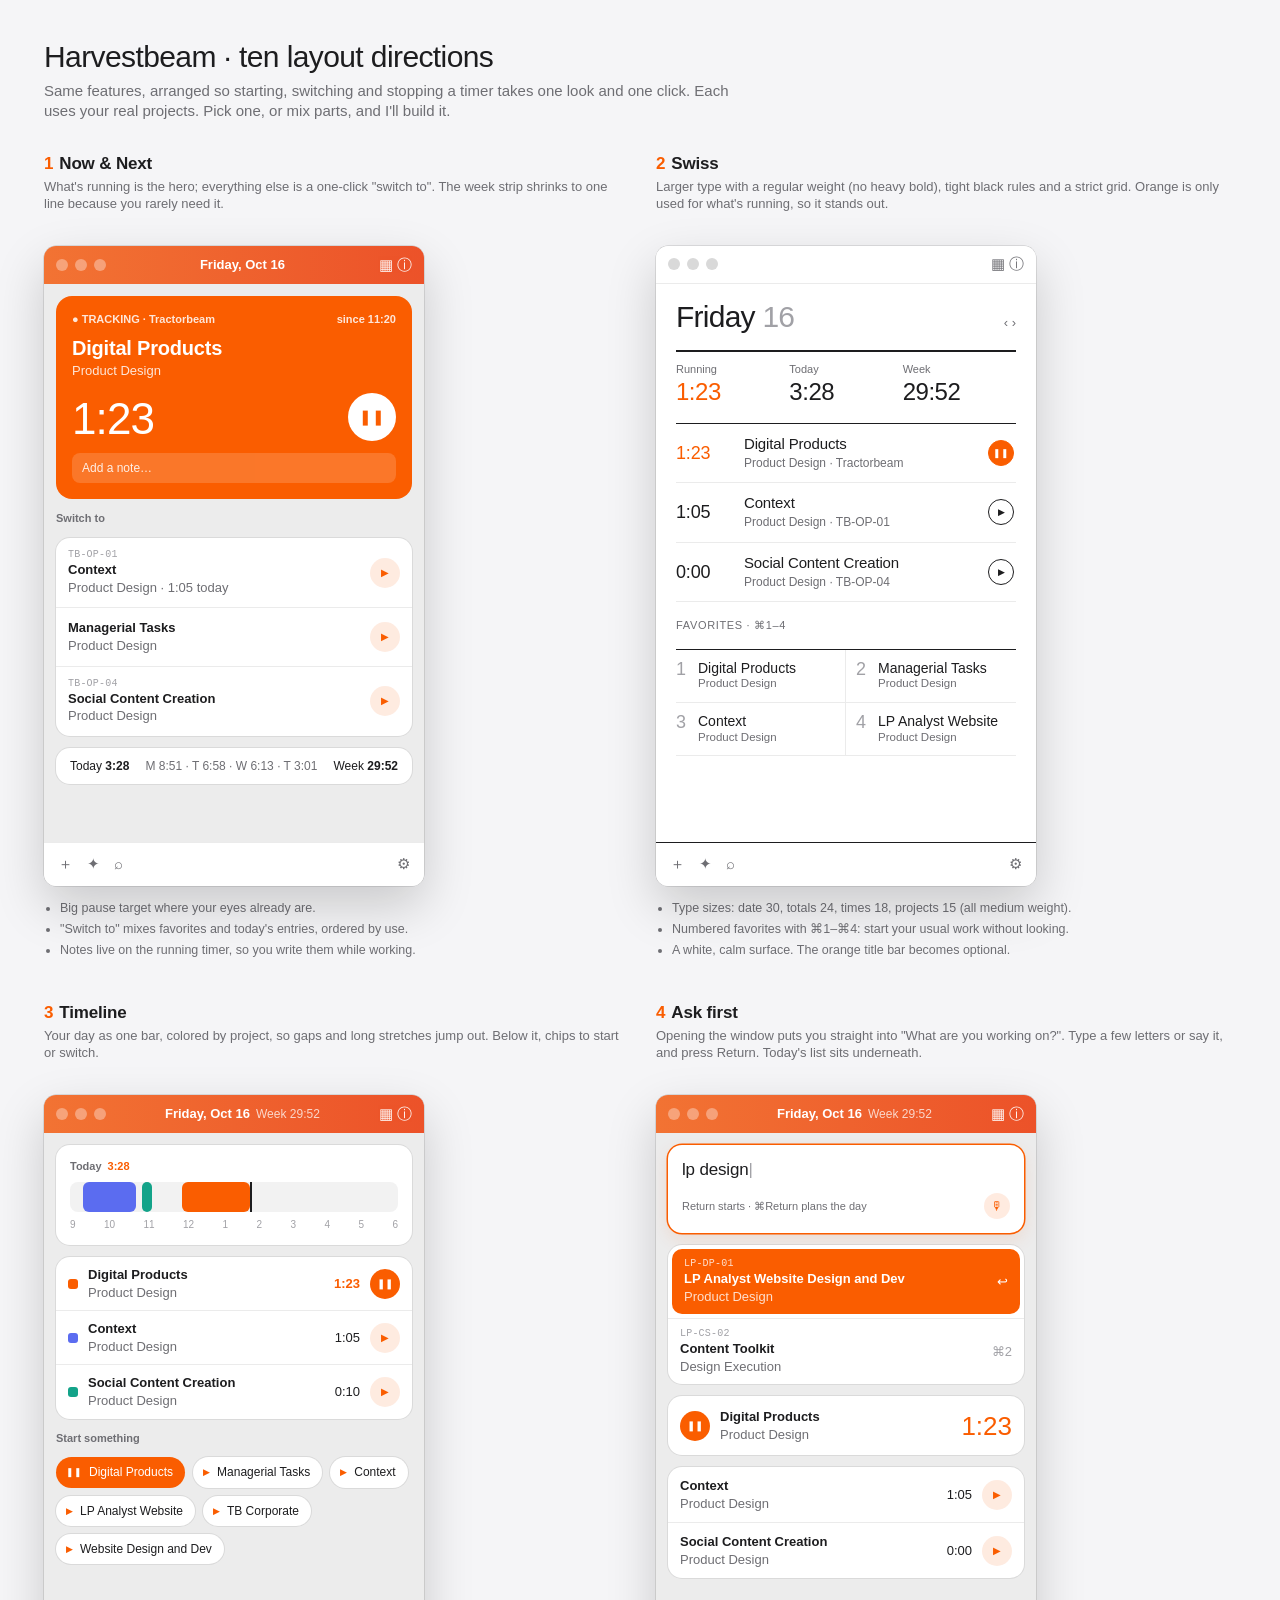
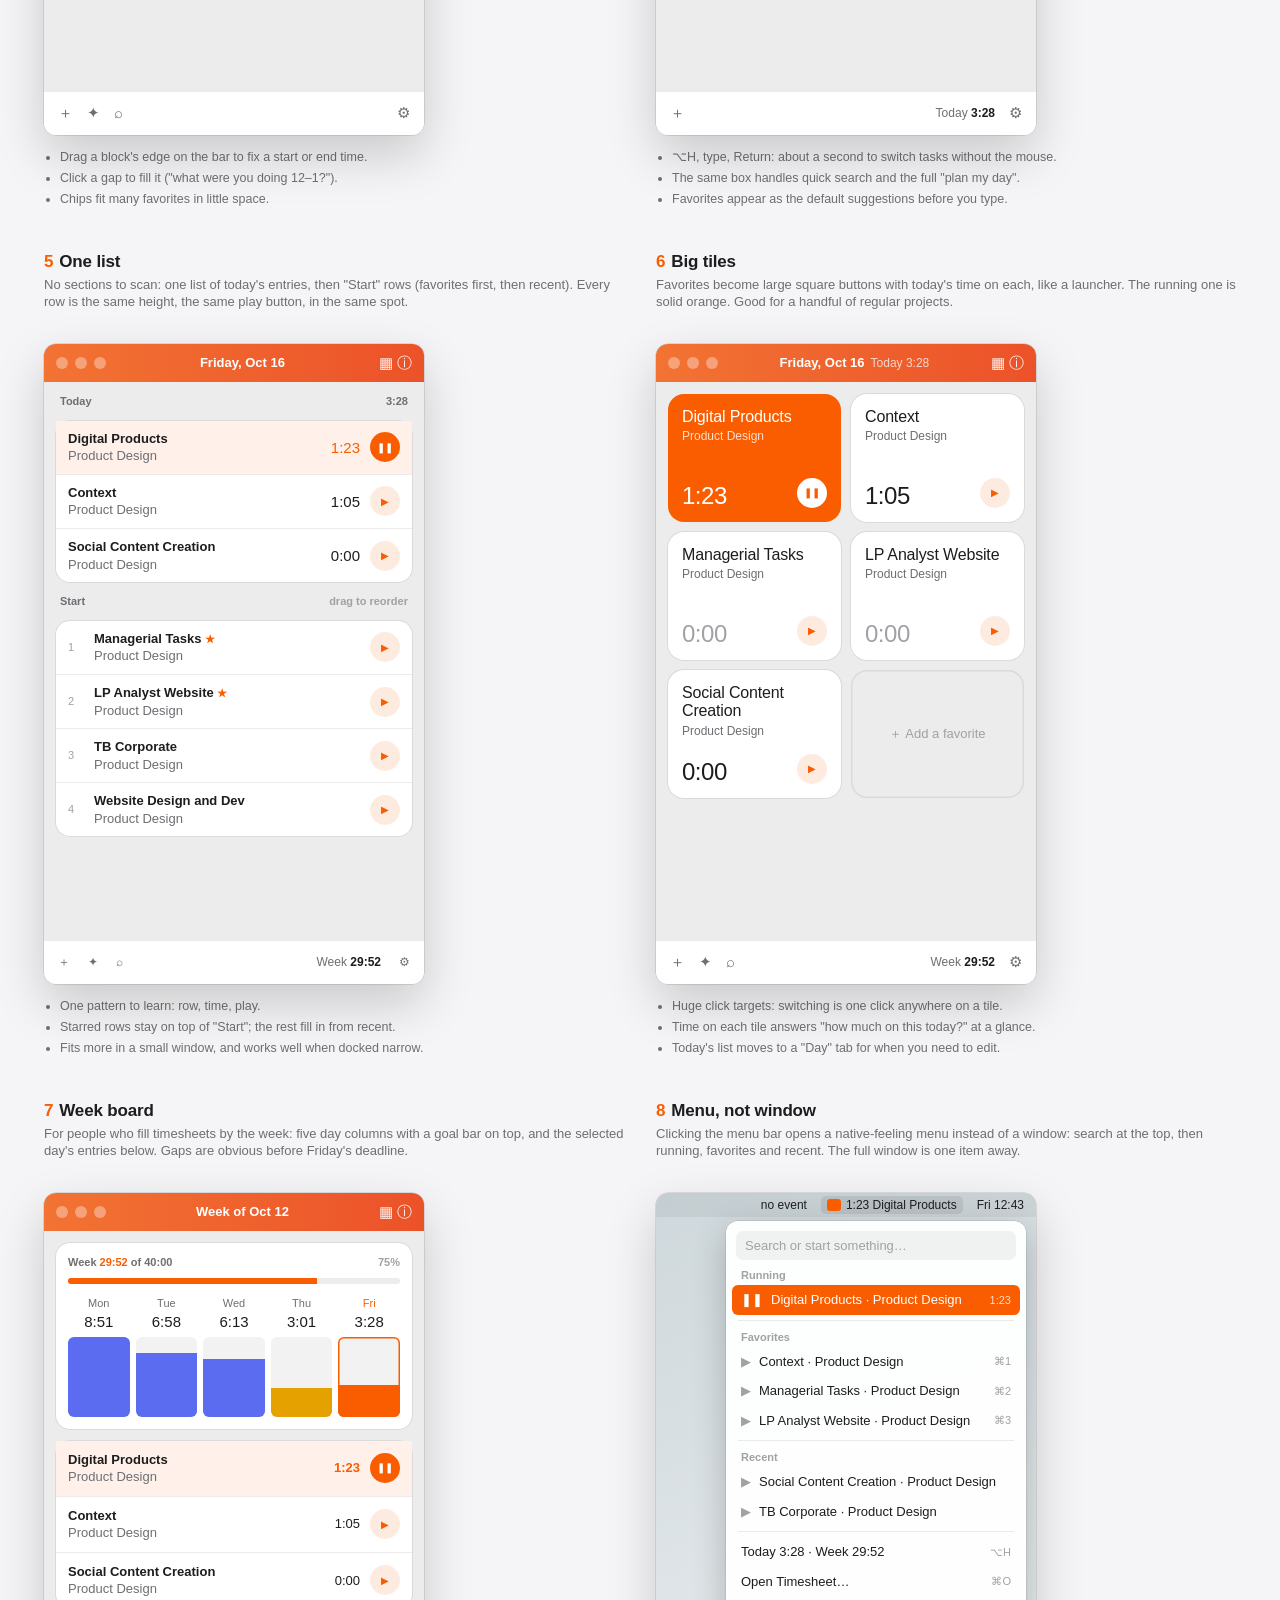
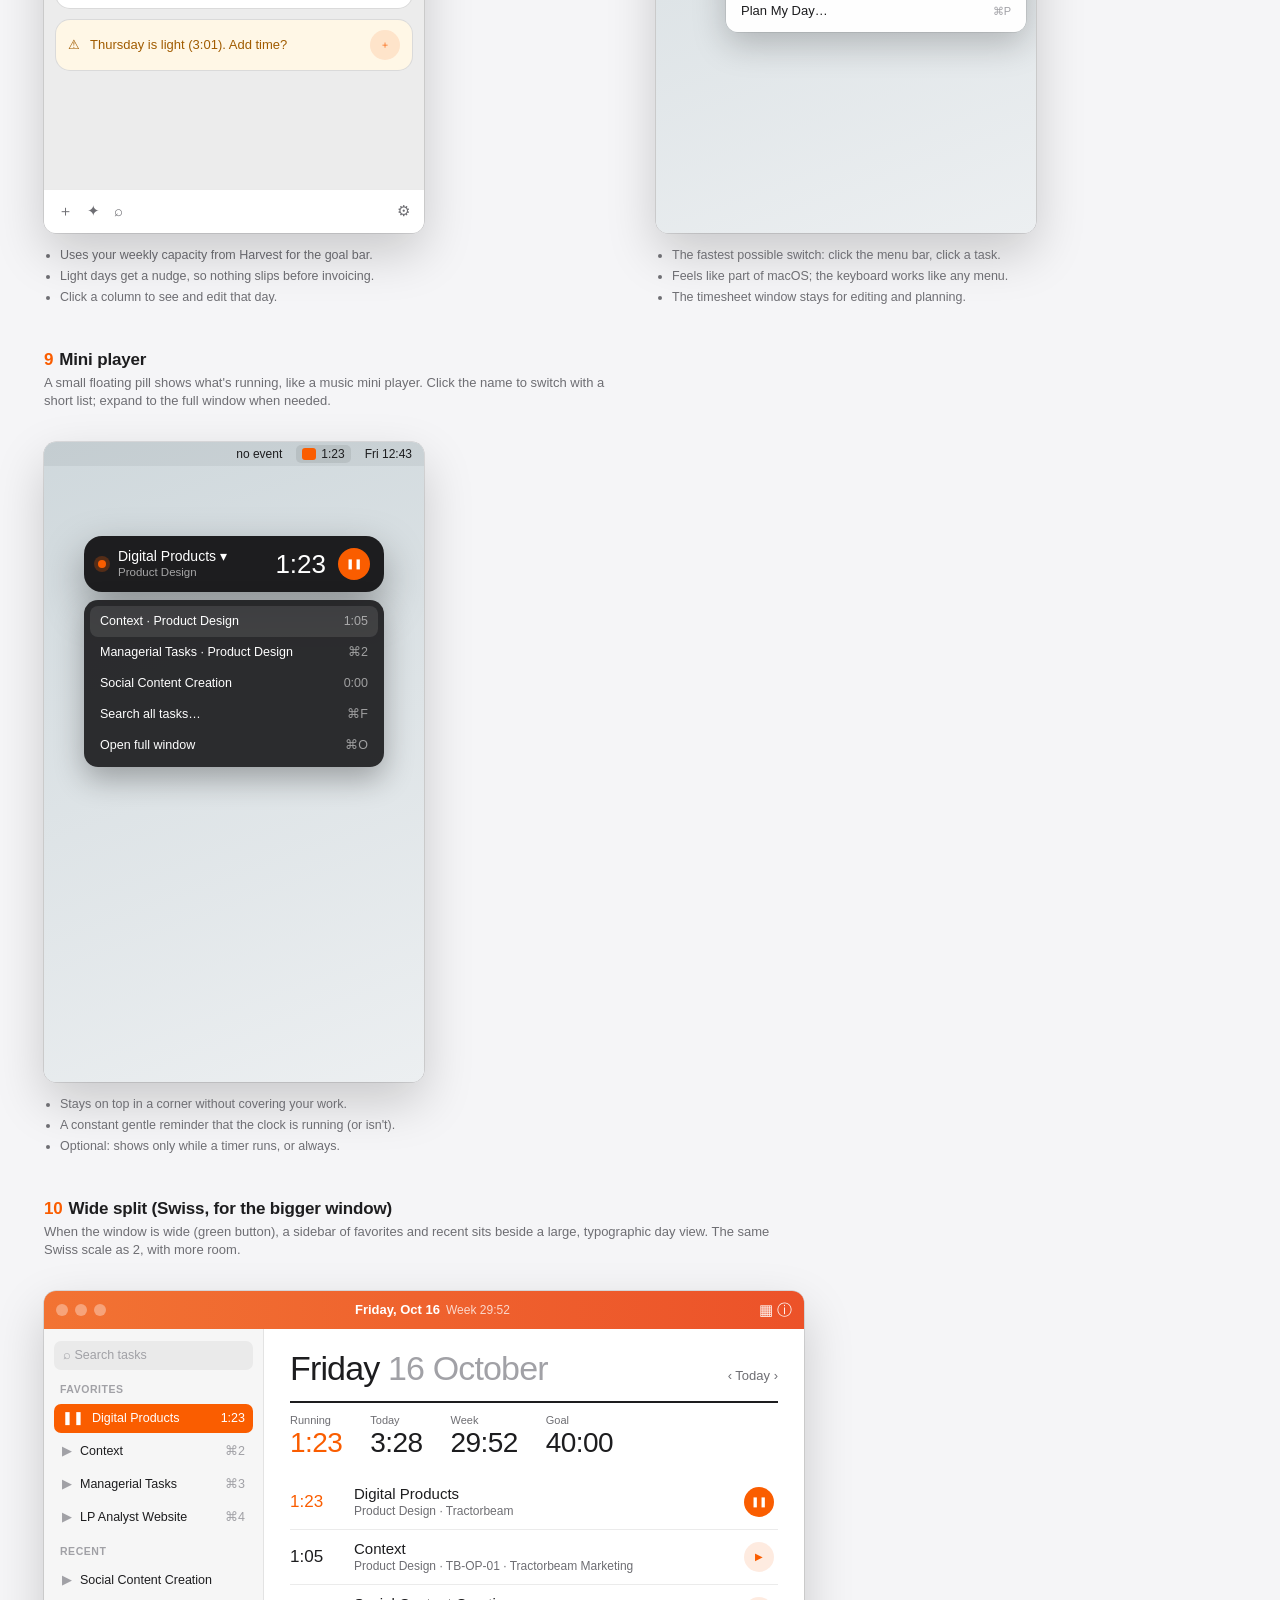
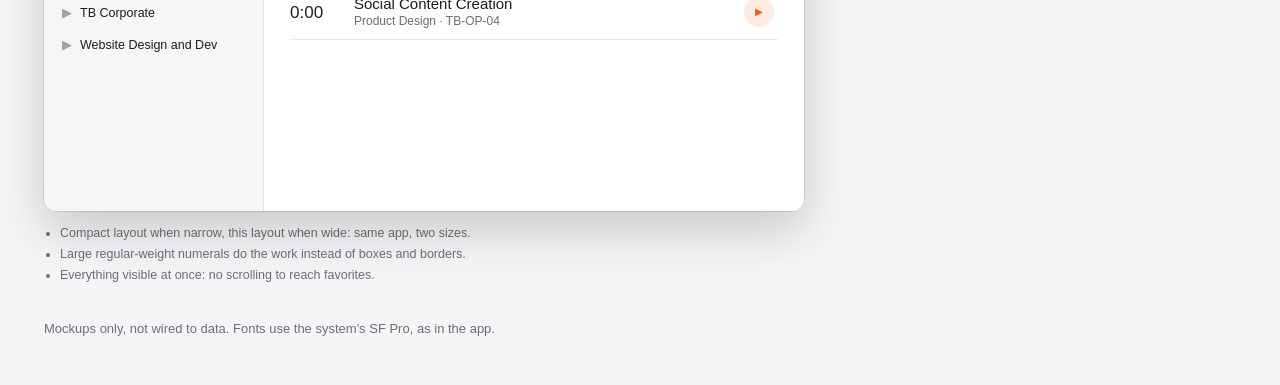
<file: design/directions.html>
<!doctype html>
<html lang="en">
<head>
<meta charset="utf-8">
<meta name="viewport" content="width=device-width, initial-scale=1">
<title>Harvestbeam Layouts</title>
<style>
  :root {
    --orange: #fa5d00;
    --orange-2: #ec5229;
    --orange-soft: #fff1e9;
    --orange-tint: rgba(250, 93, 0, .12);
    --panel: #ececec;
    --tile: #ffffff;
    --ink: #1d1d1f;
    --ink-2: #6e6e73;
    --ink-3: #a1a1a6;
    --rule: rgba(0, 0, 0, .08);
    --page: #f5f5f7;
    --font: -apple-system, BlinkMacSystemFont, "SF Pro Text", "Helvetica Neue", Helvetica, Arial, sans-serif;
    --display: -apple-system, BlinkMacSystemFont, "SF Pro Display", "Helvetica Neue", Helvetica, Arial, sans-serif;
  }
  * { box-sizing: border-box; }
  body { margin: 0; background: var(--page); color: var(--ink); font: 13px/1.35 var(--font); -webkit-font-smoothing: antialiased; }
  header.page { max-width: 1240px; margin: 0 auto; padding: 40px 24px 8px; }
  header.page h1 { font: 500 30px/1.1 var(--display); letter-spacing: -.02em; margin: 0 0 8px; }
  header.page p { color: var(--ink-2); font-size: 15px; max-width: 720px; margin: 0; }
  .grid { max-width: 1240px; margin: 0 auto; padding: 24px; display: grid; grid-template-columns: repeat(auto-fill, minmax(380px, 1fr)); gap: 40px 32px; }
  .direction h2 { font: 600 17px/1.2 var(--display); margin: 0 0 4px; letter-spacing: -.01em; }
  .direction h2 span { color: var(--orange); margin-right: 6px; }
  .direction .why { color: var(--ink-2); font-size: 13px; margin: 0 0 14px; min-height: 54px; }
  .direction ul { color: var(--ink-2); font-size: 12.5px; padding-left: 16px; margin: 14px 0 0; }
  .direction li { margin-bottom: 4px; }

  /* The app window */
  .win { width: 380px; height: 640px; max-width: 100%; border-radius: 12px; overflow: hidden; background: var(--panel); box-shadow: 0 20px 50px rgba(0,0,0,.18), 0 0 0 .5px rgba(0,0,0,.2); display: flex; flex-direction: column; position: relative; }
  .titlebar { height: 38px; flex: none; display: flex; align-items: center; padding: 0 12px; color: #fff; background: linear-gradient(90deg, #f27333, var(--orange-2)); }
  .lights { display: flex; gap: 7px; }
  .lights i { width: 12px; height: 12px; border-radius: 50%; background: rgba(255,255,255,.35); display: block; }
  .titlebar .title { flex: 1; text-align: center; font-weight: 600; font-size: 13px; }
  .titlebar .title small { font-weight: 500; opacity: .75; margin-left: 6px; font-size: 12px; }
  .titlebar .icons { display: flex; gap: 12px; font-size: 15px; opacity: .95; }
  .body { flex: 1; overflow: hidden; padding: 12px; display: flex; flex-direction: column; gap: 12px; }
  .bottombar { height: 44px; flex: none; display: flex; align-items: center; gap: 14px; padding: 0 14px; background: var(--tile); border-top: 1px solid var(--rule); color: var(--ink-2); font-size: 15px; }
  .bottombar .spacer { flex: 1; }
  .card { background: var(--tile); border-radius: 14px; box-shadow: 0 0 0 1px var(--rule); }
  .label { font-size: 11px; font-weight: 600; color: var(--ink-2); text-transform: none; display: flex; align-items: center; gap: 6px; }
  .label b { color: var(--orange); font-weight: 600; }
  .muted { color: var(--ink-2); }
  .faint { color: var(--ink-3); }
  .mono { font-variant-numeric: tabular-nums; }
  .play, .pause { width: 30px; height: 30px; border-radius: 50%; display: grid; place-items: center; flex: none; font-size: 10px; }
  .play { background: var(--orange-tint); color: var(--orange); }
  .pause { background: var(--orange); color: #fff; }
  .row { display: flex; align-items: center; gap: 10px; padding: 10px 12px; }
  .row + .row { border-top: 1px solid var(--rule); }
  .row .text { flex: 1; min-width: 0; }
  .row .text div { white-space: nowrap; overflow: hidden; text-overflow: ellipsis; }
  .proj { font-weight: 600; }
  .task { color: var(--ink-2); }
  .code { font: 500 10px/1.2 ui-monospace, "SF Mono", Menlo, monospace; color: var(--ink-3); letter-spacing: .02em; }
  .kbd { font: 500 10px/1 var(--font); color: var(--ink-3); border: 1px solid var(--rule); border-radius: 4px; padding: 3px 4px; }

  /* 1 · Now & Next */
  .now { background: var(--orange); color: #fff; border-radius: 16px; padding: 16px; }
  .now .top { display: flex; justify-content: space-between; align-items: center; font-size: 11px; opacity: .85; font-weight: 600; }
  .now .proj1 { font: 600 20px/1.15 var(--display); margin-top: 10px; letter-spacing: -.01em; }
  .now .task1 { opacity: .85; font-size: 13px; margin-top: 2px; }
  .now .bottom { display: flex; align-items: flex-end; justify-content: space-between; margin-top: 14px; }
  .now .clock { font: 300 44px/1 var(--display); letter-spacing: -.02em; font-variant-numeric: tabular-nums; }
  .now .bigpause { width: 48px; height: 48px; border-radius: 50%; background: #fff; color: var(--orange); display: grid; place-items: center; font-size: 15px; }
  .now .note { margin-top: 12px; background: rgba(255,255,255,.18); border-radius: 8px; padding: 7px 10px; font-size: 12px; opacity: .9; }
  .switch .row { padding: 11px 12px; }
  .daybar { display: flex; justify-content: space-between; align-items: center; padding: 10px 14px; font-size: 12px; }
  .daybar b { font-weight: 600; }

  /* 2 · Swiss */
  .swiss .titlebar { background: var(--tile); color: var(--ink); border-bottom: 1px solid var(--rule); }
  .swiss .titlebar .lights i { background: #d9d9d9; }
  .swiss .titlebar .icons { color: var(--ink-2); }
  .swiss .body { background: var(--tile); padding: 18px 20px; gap: 18px; }
  .swiss .date { display: flex; align-items: baseline; justify-content: space-between; }
  .swiss .date h3 { font: 500 30px/1 var(--display); letter-spacing: -.025em; margin: 0; }
  .swiss .date h3 span { color: var(--ink-3); }
  .swiss .totals { display: grid; grid-template-columns: 1fr 1fr 1fr; border-top: 2px solid var(--ink); padding-top: 10px; }
  .swiss .totals div { font-size: 11px; color: var(--ink-2); }
  .swiss .totals strong { display: block; font: 500 24px/1.1 var(--display); letter-spacing: -.02em; color: var(--ink); font-variant-numeric: tabular-nums; margin-top: 2px; }
  .swiss .totals .live strong { color: var(--orange); }
  .swiss .entries { border-top: 1px solid var(--ink); }
  .swiss .entry { display: grid; grid-template-columns: 58px 1fr 28px; align-items: center; gap: 10px; padding: 11px 0; border-bottom: 1px solid var(--rule); }
  .swiss .entry .t { font: 500 18px/1 var(--display); font-variant-numeric: tabular-nums; letter-spacing: -.01em; }
  .swiss .entry .p { font: 500 15px/1.2 var(--display); letter-spacing: -.01em; }
  .swiss .entry .k { font-size: 12px; color: var(--ink-2); margin-top: 2px; }
  .swiss .entry.live .t { color: var(--orange); }
  .swiss .entry .dot { width: 26px; height: 26px; border-radius: 50%; border: 1.5px solid var(--ink); display: grid; place-items: center; font-size: 9px; }
  .swiss .entry.live .dot { background: var(--orange); border-color: var(--orange); color: #fff; }
  .swiss h4 { font: 500 11px/1 var(--font); letter-spacing: .06em; text-transform: uppercase; color: var(--ink-2); margin: 0; }
  .swiss .favs { display: grid; grid-template-columns: 1fr 1fr; gap: 0; border-top: 1px solid var(--ink); }
  .swiss .fav { padding: 10px 10px 10px 0; border-bottom: 1px solid var(--rule); display: flex; gap: 8px; }
  .swiss .fav:nth-child(odd) { border-right: 1px solid var(--rule); }
  .swiss .fav:nth-child(even) { padding-left: 10px; }
  .swiss .fav .n { font: 500 18px/1 var(--display); color: var(--ink-3); width: 14px; }
  .swiss .fav .p { font: 500 14px/1.2 var(--display); }
  .swiss .fav .k { font-size: 11.5px; color: var(--ink-2); }
  .swiss .bottombar { border-top: 1px solid var(--ink); }

  /* 3 · Timeline */
  .timeline { padding: 14px; }
  .timeline .scale { display: flex; justify-content: space-between; font-size: 10px; color: var(--ink-3); margin-top: 6px; font-variant-numeric: tabular-nums; }
  .timeline .bar { height: 30px; border-radius: 8px; background: #f2f2f2; position: relative; overflow: hidden; margin-top: 8px; }
  .timeline .seg { position: absolute; top: 0; bottom: 0; border-radius: 6px; }
  .timeline .now-line { position: absolute; top: -4px; bottom: -4px; width: 2px; background: var(--ink); border-radius: 1px; }
  .legend .row { padding: 9px 12px; }
  .swatch { width: 10px; height: 10px; border-radius: 3px; flex: none; }
  .chips { display: flex; flex-wrap: wrap; gap: 8px; }
  .chip { background: var(--tile); border-radius: 999px; padding: 7px 12px 7px 10px; box-shadow: 0 0 0 1px var(--rule); font-size: 12px; display: flex; align-items: center; gap: 7px; }
  .chip i { font-style: normal; color: var(--orange); font-size: 9px; }
  .chip.live { background: var(--orange); color: #fff; box-shadow: none; }
  .chip.live i { color: #fff; }

  /* 4 · Command first */
  .ask { background: var(--tile); border-radius: 14px; box-shadow: 0 0 0 1.5px var(--orange), 0 6px 18px rgba(250,93,0,.12); padding: 14px; }
  .ask .q { font: 500 17px/1.3 var(--display); color: var(--ink-3); letter-spacing: -.01em; }
  .ask .q b { color: var(--ink); font-weight: 500; }
  .ask .tools { display: flex; justify-content: space-between; align-items: center; margin-top: 12px; font-size: 11px; color: var(--ink-2); }
  .ask .mic { width: 26px; height: 26px; border-radius: 50%; background: var(--orange-tint); color: var(--orange); display: grid; place-items: center; font-size: 12px; }
  .suggest .row { padding: 9px 12px; }
  .suggest .row.sel { background: var(--orange); color: #fff; border-radius: 10px; margin: 4px; }
  .suggest .row.sel .task, .suggest .row.sel .code { color: rgba(255,255,255,.8); }
  .continue { display: flex; align-items: center; gap: 10px; padding: 12px; }

  /* 5 · One list */
  .onelist .sec { font-size: 11px; font-weight: 600; color: var(--ink-2); padding: 0 4px; display: flex; justify-content: space-between; }
  .onelist .row { padding: 9px 12px; }
  .onelist .num { width: 16px; color: var(--ink-3); font-size: 11px; font-variant-numeric: tabular-nums; }
  .onelist .star { color: var(--orange); font-size: 11px; }
  .onelist .time { font: 500 15px/1 var(--display); font-variant-numeric: tabular-nums; }
  .onelist .row.live { background: var(--orange-soft); }
  .onelist .row.live .time { color: var(--orange); }
  .summary { display: flex; gap: 18px; padding: 0 14px; height: 44px; align-items: center; background: var(--tile); border-top: 1px solid var(--rule); font-size: 12px; color: var(--ink-2); }
  .summary strong { color: var(--ink); font-weight: 600; font-variant-numeric: tabular-nums; }
  .summary .spacer { flex: 1; }

  /* 6 · Big tiles */
  .bigtiles { display: grid; grid-template-columns: 1fr 1fr; gap: 10px; }
  .bt { background: var(--tile); border-radius: 16px; box-shadow: 0 0 0 1px var(--rule); padding: 14px; height: 128px; display: flex; flex-direction: column; justify-content: space-between; }
  .bt .p { font: 500 16px/1.15 var(--display); letter-spacing: -.01em; }
  .bt .k { font-size: 12px; color: var(--ink-2); margin-top: 2px; }
  .bt .foot { display: flex; justify-content: space-between; align-items: flex-end; }
  .bt .t { font: 400 24px/1 var(--display); font-variant-numeric: tabular-nums; letter-spacing: -.02em; }
  .bt.live { background: var(--orange); color: #fff; box-shadow: none; }
  .bt.live .k { color: rgba(255,255,255,.8); }
  .bt.add { background: transparent; box-shadow: inset 0 0 0 1.5px var(--rule); border: 0; align-items: center; justify-content: center; color: var(--ink-3); font-size: 13px; }

  /* 7 · Week board */
  .week { display: grid; grid-template-columns: repeat(5, 1fr); gap: 6px; padding: 12px; }
  .wd { text-align: center; font-size: 11px; color: var(--ink-2); }
  .wd strong { display: block; font: 500 15px/1.2 var(--display); color: var(--ink); font-variant-numeric: tabular-nums; margin-top: 2px; }
  .wd .col { height: 80px; background: #f2f2f2; border-radius: 6px; margin-top: 6px; position: relative; overflow: hidden; }
  .wd .col span { position: absolute; left: 0; right: 0; bottom: 0; }
  .wd.today { color: var(--orange); }
  .wd.today .col { box-shadow: inset 0 0 0 1.5px var(--orange); }
  .goal { height: 6px; border-radius: 3px; background: #ececec; overflow: hidden; margin-top: 8px; }
  .goal span { display: block; height: 100%; width: 75%; background: var(--orange); }

  /* 8 · Menu dropdown */
  .menubar { height: 24px; background: rgba(0,0,0,.05); display: flex; justify-content: flex-end; align-items: center; gap: 14px; padding: 0 12px; font-size: 12px; }
  .menubar .mb { display: flex; align-items: center; gap: 5px; background: rgba(0,0,0,.08); border-radius: 5px; padding: 1px 6px; font-weight: 500; }
  .menubar .mb i { width: 14px; height: 12px; background: var(--orange); border-radius: 3px; display: inline-block; }
  .dropdown { margin: 4px 10px 0 auto; width: 300px; background: rgba(255,255,255,.96); border-radius: 12px; box-shadow: 0 12px 34px rgba(0,0,0,.22), 0 0 0 .5px rgba(0,0,0,.15); padding: 6px; font-size: 13px; }
  .dropdown .field { margin: 4px; padding: 6px 9px; border-radius: 7px; background: rgba(0,0,0,.05); color: var(--ink-3); }
  .dropdown .item { display: flex; align-items: center; gap: 8px; padding: 6px 9px; border-radius: 6px; }
  .dropdown .item.hi { background: var(--orange); color: #fff; }
  .dropdown .item .x { flex: 1; white-space: nowrap; overflow: hidden; text-overflow: ellipsis; }
  .dropdown .item .s { color: var(--ink-3); font-size: 11px; }
  .dropdown .item.hi .s { color: rgba(255,255,255,.8); }
  .dropdown .sep { height: 1px; background: var(--rule); margin: 5px 6px; }
  .dropdown .hd { font-size: 11px; font-weight: 600; color: var(--ink-3); padding: 4px 9px 2px; }
  .desk { width: 380px; height: 640px; max-width: 100%; border-radius: 12px; overflow: hidden; background: linear-gradient(160deg, #cfd8dc, #eceff1); box-shadow: 0 20px 50px rgba(0,0,0,.18), 0 0 0 .5px rgba(0,0,0,.2); }

  /* 9 · Mini player */
  .pill { margin: 70px auto 0; width: 300px; background: #1d1d1f; color: #fff; border-radius: 18px; padding: 12px 14px; display: flex; align-items: center; gap: 12px; box-shadow: 0 16px 40px rgba(0,0,0,.35); }
  .pill .dot { width: 8px; height: 8px; border-radius: 50%; background: var(--orange); box-shadow: 0 0 0 4px rgba(250,93,0,.25); }
  .pill .p { font: 500 14px/1.2 var(--display); }
  .pill .k { font-size: 11.5px; opacity: .6; }
  .pill .t { font: 300 26px/1 var(--display); font-variant-numeric: tabular-nums; margin-left: auto; }
  .pill .btn { width: 32px; height: 32px; border-radius: 50%; background: var(--orange); display: grid; place-items: center; font-size: 10px; }
  .pill-menu { margin: 8px auto 0; width: 300px; background: rgba(29,29,31,.92); color: #fff; border-radius: 14px; padding: 6px; font-size: 12.5px; box-shadow: 0 12px 30px rgba(0,0,0,.3); }
  .pill-menu div { padding: 7px 10px; border-radius: 8px; display: flex; justify-content: space-between; }
  .pill-menu div:first-child { background: rgba(255,255,255,.1); }
  .pill-menu span { opacity: .55; }

  /* 10 · Wide split */
  .wide { width: 100%; max-width: 760px; }
  .wide .win { width: 100%; height: 520px; }
  .split { flex: 1; display: grid; grid-template-columns: 220px 1fr; min-height: 0; }
  .split .side { background: #f6f6f6; border-right: 1px solid var(--rule); padding: 12px 10px; display: flex; flex-direction: column; gap: 4px; overflow: hidden; }
  .split .side .hd { font-size: 10.5px; font-weight: 600; color: var(--ink-3); letter-spacing: .05em; text-transform: uppercase; margin: 8px 6px 4px; }
  .split .side .it { display: flex; align-items: center; gap: 8px; padding: 6px 8px; border-radius: 7px; font-size: 12.5px; }
  .split .side .it.live { background: var(--orange); color: #fff; }
  .split .side .it .x { flex: 1; white-space: nowrap; overflow: hidden; text-overflow: ellipsis; }
  .split .main { background: var(--tile); padding: 22px 26px; display: flex; flex-direction: column; gap: 16px; overflow: hidden; }
  .split .main h3 { font: 500 34px/1 var(--display); letter-spacing: -.025em; margin: 0; }
  .split .main h3 span { color: var(--ink-3); }
  .split .big { display: flex; gap: 28px; border-top: 2px solid var(--ink); padding-top: 10px; }
  .split .big div { font-size: 11px; color: var(--ink-2); }
  .split .big strong { display: block; font: 500 28px/1.1 var(--display); color: var(--ink); letter-spacing: -.02em; font-variant-numeric: tabular-nums; }
  .split .big .live strong { color: var(--orange); }
  .split table { width: 100%; border-collapse: collapse; font-size: 13px; }
  .split td { padding: 10px 0; border-bottom: 1px solid var(--rule); vertical-align: middle; }
  .split td.t { font: 500 17px/1 var(--display); font-variant-numeric: tabular-nums; width: 64px; }
  .split td .p { font: 500 15px/1.2 var(--display); }
  .split td .k { color: var(--ink-2); font-size: 12px; }
  .split tr.live td.t { color: var(--orange); }
  footer.page { max-width: 1240px; margin: 0 auto; padding: 8px 24px 48px; color: var(--ink-2); font-size: 13px; }

  @media (max-width: 440px) {
    .grid { padding: 16px; grid-template-columns: 1fr; }
    header.page { padding: 28px 16px 0; }
    .win { width: 100%; }
  }
</style>
</head>
<body>
<header class="page">
  <h1>Harvestbeam · ten layout directions</h1>
  <p>Same features, arranged so starting, switching and stopping a timer takes one look and one click. Each uses your real projects. Pick one, or mix parts, and I'll build it.</p>
</header>

<main class="grid">

  <!-- 1 -->
  <section class="direction">
    <h2><span>1</span>Now &amp; Next</h2>
    <p class="why">What's running is the hero; everything else is a one-click "switch to". The week strip shrinks to one line because you rarely need it.</p>
    <div class="win">
      <div class="titlebar"><div class="lights"><i></i><i></i><i></i></div><div class="title">Friday, Oct 16</div><div class="icons">▦ ⓘ</div></div>
      <div class="body">
        <div class="now">
          <div class="top"><span>● TRACKING · Tractorbeam</span><span>since 11:20</span></div>
          <div class="proj1">Digital Products</div>
          <div class="task1">Product Design</div>
          <div class="bottom"><div class="clock">1:23</div><div class="bigpause">❚❚</div></div>
          <div class="note">Add a note…</div>
        </div>
        <div class="label">Switch to</div>
        <div class="card switch">
          <div class="row"><div class="text"><div class="code">TB-OP-01</div><div class="proj">Context</div><div class="task">Product Design · 1:05 today</div></div><div class="play">▶</div></div>
          <div class="row"><div class="text"><div class="proj">Managerial Tasks</div><div class="task">Product Design</div></div><div class="play">▶</div></div>
          <div class="row"><div class="text"><div class="code">TB-OP-04</div><div class="proj">Social Content Creation</div><div class="task">Product Design</div></div><div class="play">▶</div></div>
        </div>
        <div class="card daybar"><span>Today <b class="mono">3:28</b></span><span class="muted">M 8:51 · T 6:58 · W 6:13 · T 3:01</span><span>Week <b class="mono">29:52</b></span></div>
      </div>
      <div class="bottombar"><span>＋</span><span>✦</span><span>⌕</span><span class="spacer"></span><span>⚙︎</span></div>
    </div>
    <ul>
      <li>Big pause target where your eyes already are.</li>
      <li>"Switch to" mixes favorites and today's entries, ordered by use.</li>
      <li>Notes live on the running timer, so you write them while working.</li>
    </ul>
  </section>

  <!-- 2 -->
  <section class="direction">
    <h2><span>2</span>Swiss</h2>
    <p class="why">Larger type with a regular weight (no heavy bold), tight black rules and a strict grid. Orange is only used for what's running, so it stands out.</p>
    <div class="win swiss">
      <div class="titlebar"><div class="lights"><i></i><i></i><i></i></div><div class="title"></div><div class="icons">▦ ⓘ</div></div>
      <div class="body">
        <div class="date"><h3>Friday <span>16</span></h3><span class="muted">‹ ›</span></div>
        <div class="totals">
          <div class="live">Running<strong>1:23</strong></div>
          <div>Today<strong>3:28</strong></div>
          <div>Week<strong>29:52</strong></div>
        </div>
        <div class="entries">
          <div class="entry live"><div class="t">1:23</div><div><div class="p">Digital Products</div><div class="k">Product Design · Tractorbeam</div></div><div class="dot">❚❚</div></div>
          <div class="entry"><div class="t">1:05</div><div><div class="p">Context</div><div class="k">Product Design · TB-OP-01</div></div><div class="dot">▶</div></div>
          <div class="entry"><div class="t">0:00</div><div><div class="p">Social Content Creation</div><div class="k">Product Design · TB-OP-04</div></div><div class="dot">▶</div></div>
        </div>
        <h4>Favorites · ⌘1–4</h4>
        <div class="favs">
          <div class="fav"><div class="n">1</div><div><div class="p">Digital Products</div><div class="k">Product Design</div></div></div>
          <div class="fav"><div class="n">2</div><div><div class="p">Managerial Tasks</div><div class="k">Product Design</div></div></div>
          <div class="fav"><div class="n">3</div><div><div class="p">Context</div><div class="k">Product Design</div></div></div>
          <div class="fav"><div class="n">4</div><div><div class="p">LP Analyst Website</div><div class="k">Product Design</div></div></div>
        </div>
      </div>
      <div class="bottombar"><span>＋</span><span>✦</span><span>⌕</span><span class="spacer"></span><span>⚙︎</span></div>
    </div>
    <ul>
      <li>Type sizes: date 30, totals 24, times 18, projects 15 (all medium weight).</li>
      <li>Numbered favorites with ⌘1–⌘4: start your usual work without looking.</li>
      <li>A white, calm surface. The orange title bar becomes optional.</li>
    </ul>
  </section>

  <!-- 3 -->
  <section class="direction">
    <h2><span>3</span>Timeline</h2>
    <p class="why">Your day as one bar, colored by project, so gaps and long stretches jump out. Below it, chips to start or switch.</p>
    <div class="win">
      <div class="titlebar"><div class="lights"><i></i><i></i><i></i></div><div class="title">Friday, Oct 16<small>Week 29:52</small></div><div class="icons">▦ ⓘ</div></div>
      <div class="body">
        <div class="card timeline">
          <div class="label">Today <b class="mono">3:28</b></div>
          <div class="bar">
            <div class="seg" style="left:4%;width:16%;background:#5b6cf0"></div>
            <div class="seg" style="left:22%;width:3%;background:#13a389"></div>
            <div class="seg" style="left:34%;width:21%;background:var(--orange)"></div>
            <div class="now-line" style="left:55%"></div>
          </div>
          <div class="scale"><span>9</span><span>10</span><span>11</span><span>12</span><span>1</span><span>2</span><span>3</span><span>4</span><span>5</span><span>6</span></div>
        </div>
        <div class="card legend">
          <div class="row"><span class="swatch" style="background:var(--orange)"></span><div class="text"><div class="proj">Digital Products</div><div class="task">Product Design</div></div><span class="mono" style="color:var(--orange);font-weight:600">1:23</span><div class="pause">❚❚</div></div>
          <div class="row"><span class="swatch" style="background:#5b6cf0"></span><div class="text"><div class="proj">Context</div><div class="task">Product Design</div></div><span class="mono">1:05</span><div class="play">▶</div></div>
          <div class="row"><span class="swatch" style="background:#13a389"></span><div class="text"><div class="proj">Social Content Creation</div><div class="task">Product Design</div></div><span class="mono">0:10</span><div class="play">▶</div></div>
        </div>
        <div class="label">Start something</div>
        <div class="chips">
          <span class="chip live"><i>❚❚</i>Digital Products</span>
          <span class="chip"><i>▶</i>Managerial Tasks</span>
          <span class="chip"><i>▶</i>Context</span>
          <span class="chip"><i>▶</i>LP Analyst Website</span>
          <span class="chip"><i>▶</i>TB Corporate</span>
          <span class="chip"><i>▶</i>Website Design and Dev</span>
        </div>
      </div>
      <div class="bottombar"><span>＋</span><span>✦</span><span>⌕</span><span class="spacer"></span><span>⚙︎</span></div>
    </div>
    <ul>
      <li>Drag a block's edge on the bar to fix a start or end time.</li>
      <li>Click a gap to fill it ("what were you doing 12–1?").</li>
      <li>Chips fit many favorites in little space.</li>
    </ul>
  </section>

  <!-- 4 -->
  <section class="direction">
    <h2><span>4</span>Ask first</h2>
    <p class="why">Opening the window puts you straight into "What are you working on?". Type a few letters or say it, and press Return. Today's list sits underneath.</p>
    <div class="win">
      <div class="titlebar"><div class="lights"><i></i><i></i><i></i></div><div class="title">Friday, Oct 16<small>Week 29:52</small></div><div class="icons">▦ ⓘ</div></div>
      <div class="body">
        <div class="ask">
          <div class="q"><b>lp design</b>|</div>
          <div class="tools"><span>Return starts · ⌘Return plans the day</span><span class="mic">🎙</span></div>
        </div>
        <div class="card suggest">
          <div class="row sel"><div class="text"><div class="code">LP-DP-01</div><div class="proj">LP Analyst Website Design and Dev</div><div class="task">Product Design</div></div><span>↩</span></div>
          <div class="row"><div class="text"><div class="code">LP-CS-02</div><div class="proj">Content Toolkit</div><div class="task">Design Execution</div></div><span class="faint">⌘2</span></div>
        </div>
        <div class="card continue"><div class="pause">❚❚</div><div class="text" style="flex:1"><div class="proj">Digital Products</div><div class="task">Product Design</div></div><span class="mono" style="font:300 26px/1 var(--display);color:var(--orange)">1:23</span></div>
        <div class="card">
          <div class="row"><div class="text"><div class="proj">Context</div><div class="task">Product Design</div></div><span class="mono">1:05</span><div class="play">▶</div></div>
          <div class="row"><div class="text"><div class="proj">Social Content Creation</div><div class="task">Product Design</div></div><span class="mono">0:00</span><div class="play">▶</div></div>
        </div>
      </div>
      <div class="bottombar"><span>＋</span><span class="spacer"></span><span class="muted" style="font-size:12px">Today <b class="mono" style="color:var(--ink)">3:28</b></span><span>⚙︎</span></div>
    </div>
    <ul>
      <li>⌥H, type, Return: about a second to switch tasks without the mouse.</li>
      <li>The same box handles quick search and the full "plan my day".</li>
      <li>Favorites appear as the default suggestions before you type.</li>
    </ul>
  </section>

  <!-- 5 -->
  <section class="direction">
    <h2><span>5</span>One list</h2>
    <p class="why">No sections to scan: one list of today's entries, then "Start" rows (favorites first, then recent). Every row is the same height, the same play button, in the same spot.</p>
    <div class="win onelist">
      <div class="titlebar"><div class="lights"><i></i><i></i><i></i></div><div class="title">Friday, Oct 16</div><div class="icons">▦ ⓘ</div></div>
      <div class="body">
        <div class="sec"><span>Today</span><span class="mono">3:28</span></div>
        <div class="card">
          <div class="row live"><div class="text"><div class="proj">Digital Products</div><div class="task">Product Design</div></div><span class="time">1:23</span><div class="pause">❚❚</div></div>
          <div class="row"><div class="text"><div class="proj">Context</div><div class="task">Product Design</div></div><span class="time">1:05</span><div class="play">▶</div></div>
          <div class="row"><div class="text"><div class="proj">Social Content Creation</div><div class="task">Product Design</div></div><span class="time">0:00</span><div class="play">▶</div></div>
        </div>
        <div class="sec"><span>Start</span><span class="faint">drag to reorder</span></div>
        <div class="card">
          <div class="row"><span class="num">1</span><div class="text"><div class="proj">Managerial Tasks <span class="star">★</span></div><div class="task">Product Design</div></div><div class="play">▶</div></div>
          <div class="row"><span class="num">2</span><div class="text"><div class="proj">LP Analyst Website <span class="star">★</span></div><div class="task">Product Design</div></div><div class="play">▶</div></div>
          <div class="row"><span class="num">3</span><div class="text"><div class="proj">TB Corporate</div><div class="task">Product Design</div></div><div class="play">▶</div></div>
          <div class="row"><span class="num">4</span><div class="text"><div class="proj">Website Design and Dev</div><div class="task">Product Design</div></div><div class="play">▶</div></div>
        </div>
      </div>
      <div class="summary"><span>＋</span><span>✦</span><span>⌕</span><span class="spacer"></span><span>Week <strong>29:52</strong></span><span>⚙︎</span></div>
    </div>
    <ul>
      <li>One pattern to learn: row, time, play.</li>
      <li>Starred rows stay on top of "Start"; the rest fill in from recent.</li>
      <li>Fits more in a small window, and works well when docked narrow.</li>
    </ul>
  </section>

  <!-- 6 -->
  <section class="direction">
    <h2><span>6</span>Big tiles</h2>
    <p class="why">Favorites become large square buttons with today's time on each, like a launcher. The running one is solid orange. Good for a handful of regular projects.</p>
    <div class="win">
      <div class="titlebar"><div class="lights"><i></i><i></i><i></i></div><div class="title">Friday, Oct 16<small>Today 3:28</small></div><div class="icons">▦ ⓘ</div></div>
      <div class="body">
        <div class="bigtiles">
          <div class="bt live"><div><div class="p">Digital Products</div><div class="k">Product Design</div></div><div class="foot"><span class="t">1:23</span><span class="pause" style="background:#fff;color:var(--orange)">❚❚</span></div></div>
          <div class="bt"><div><div class="p">Context</div><div class="k">Product Design</div></div><div class="foot"><span class="t">1:05</span><span class="play">▶</span></div></div>
          <div class="bt"><div><div class="p">Managerial Tasks</div><div class="k">Product Design</div></div><div class="foot"><span class="t faint">0:00</span><span class="play">▶</span></div></div>
          <div class="bt"><div><div class="p">LP Analyst Website</div><div class="k">Product Design</div></div><div class="foot"><span class="t faint">0:00</span><span class="play">▶</span></div></div>
          <div class="bt"><div><div class="p">Social Content Creation</div><div class="k">Product Design</div></div><div class="foot"><span class="t">0:00</span><span class="play">▶</span></div></div>
          <div class="bt add">＋ Add a favorite</div>
        </div>
      </div>
      <div class="bottombar"><span>＋</span><span>✦</span><span>⌕</span><span class="spacer"></span><span class="muted" style="font-size:12px">Week <b class="mono" style="color:var(--ink)">29:52</b></span><span>⚙︎</span></div>
    </div>
    <ul>
      <li>Huge click targets: switching is one click anywhere on a tile.</li>
      <li>Time on each tile answers "how much on this today?" at a glance.</li>
      <li>Today's list moves to a "Day" tab for when you need to edit.</li>
    </ul>
  </section>

  <!-- 7 -->
  <section class="direction">
    <h2><span>7</span>Week board</h2>
    <p class="why">For people who fill timesheets by the week: five day columns with a goal bar on top, and the selected day's entries below. Gaps are obvious before Friday's deadline.</p>
    <div class="win">
      <div class="titlebar"><div class="lights"><i></i><i></i><i></i></div><div class="title">Week of Oct 12</div><div class="icons">▦ ⓘ</div></div>
      <div class="body">
        <div class="card" style="padding:12px 12px 4px">
          <div class="label" style="justify-content:space-between"><span>Week <b class="mono">29:52</b> of 40:00</span><span class="faint">75%</span></div>
          <div class="goal"><span></span></div>
          <div class="week" style="padding:12px 0 8px">
            <div class="wd">Mon<strong>8:51</strong><div class="col"><span style="height:100%;background:#5b6cf0"></span></div></div>
            <div class="wd">Tue<strong>6:58</strong><div class="col"><span style="height:80%;background:#5b6cf0"></span></div></div>
            <div class="wd">Wed<strong>6:13</strong><div class="col"><span style="height:72%;background:#5b6cf0"></span></div></div>
            <div class="wd">Thu<strong>3:01</strong><div class="col"><span style="height:36%;background:#e5a100"></span></div></div>
            <div class="wd today">Fri<strong>3:28</strong><div class="col"><span style="height:40%;background:var(--orange)"></span></div></div>
          </div>
        </div>
        <div class="card">
          <div class="row" style="background:var(--orange-soft)"><div class="text"><div class="proj">Digital Products</div><div class="task">Product Design</div></div><span class="mono" style="color:var(--orange);font-weight:600">1:23</span><div class="pause">❚❚</div></div>
          <div class="row"><div class="text"><div class="proj">Context</div><div class="task">Product Design</div></div><span class="mono">1:05</span><div class="play">▶</div></div>
          <div class="row"><div class="text"><div class="proj">Social Content Creation</div><div class="task">Product Design</div></div><span class="mono">0:00</span><div class="play">▶</div></div>
        </div>
        <div class="card row" style="color:#a15c00;background:#fff7e6"><span>⚠︎</span><div class="text"><div>Thursday is light (3:01). Add time?</div></div><span class="play">＋</span></div>
      </div>
      <div class="bottombar"><span>＋</span><span>✦</span><span>⌕</span><span class="spacer"></span><span>⚙︎</span></div>
    </div>
    <ul>
      <li>Uses your weekly capacity from Harvest for the goal bar.</li>
      <li>Light days get a nudge, so nothing slips before invoicing.</li>
      <li>Click a column to see and edit that day.</li>
    </ul>
  </section>

  <!-- 8 -->
  <section class="direction">
    <h2><span>8</span>Menu, not window</h2>
    <p class="why">Clicking the menu bar opens a native-feeling menu instead of a window: search at the top, then running, favorites and recent. The full window is one item away.</p>
    <div class="desk">
      <div class="menubar"><span>no event</span><span class="mb"><i></i>1:23 Digital Products</span><span>Fri 12:43</span></div>
      <div class="dropdown">
        <div class="field">Search or start something…</div>
        <div class="hd">Running</div>
        <div class="item hi"><span>❚❚</span><span class="x">Digital Products · Product Design</span><span class="s">1:23</span></div>
        <div class="sep"></div>
        <div class="hd">Favorites</div>
        <div class="item"><span class="faint">▶</span><span class="x">Context · Product Design</span><span class="s">⌘1</span></div>
        <div class="item"><span class="faint">▶</span><span class="x">Managerial Tasks · Product Design</span><span class="s">⌘2</span></div>
        <div class="item"><span class="faint">▶</span><span class="x">LP Analyst Website · Product Design</span><span class="s">⌘3</span></div>
        <div class="sep"></div>
        <div class="hd">Recent</div>
        <div class="item"><span class="faint">▶</span><span class="x">Social Content Creation · Product Design</span></div>
        <div class="item"><span class="faint">▶</span><span class="x">TB Corporate · Product Design</span></div>
        <div class="sep"></div>
        <div class="item"><span class="x">Today 3:28 · Week 29:52</span><span class="s">⌥H</span></div>
        <div class="item"><span class="x">Open Timesheet…</span><span class="s">⌘O</span></div>
        <div class="item"><span class="x">Plan My Day…</span><span class="s">⌘P</span></div>
      </div>
    </div>
    <ul>
      <li>The fastest possible switch: click the menu bar, click a task.</li>
      <li>Feels like part of macOS; the keyboard works like any menu.</li>
      <li>The timesheet window stays for editing and planning.</li>
    </ul>
  </section>

  <!-- 9 -->
  <section class="direction">
    <h2><span>9</span>Mini player</h2>
    <p class="why">A small floating pill shows what's running, like a music mini player. Click the name to switch with a short list; expand to the full window when needed.</p>
    <div class="desk">
      <div class="menubar"><span>no event</span><span class="mb"><i></i>1:23</span><span>Fri 12:43</span></div>
      <div class="pill"><span class="dot"></span><div><div class="p">Digital Products ▾</div><div class="k">Product Design</div></div><span class="t">1:23</span><span class="btn">❚❚</span></div>
      <div class="pill-menu">
        <div>Context · Product Design<span>1:05</span></div>
        <div>Managerial Tasks · Product Design<span>⌘2</span></div>
        <div>Social Content Creation<span>0:00</span></div>
        <div>Search all tasks…<span>⌘F</span></div>
        <div>Open full window<span>⌘O</span></div>
      </div>
    </div>
    <ul>
      <li>Stays on top in a corner without covering your work.</li>
      <li>A constant gentle reminder that the clock is running (or isn't).</li>
      <li>Optional: shows only while a timer runs, or always.</li>
    </ul>
  </section>

  <!-- 10 -->
  <section class="direction wide" style="grid-column: 1 / -1">
    <h2><span>10</span>Wide split (Swiss, for the bigger window)</h2>
    <p class="why">When the window is wide (green button), a sidebar of favorites and recent sits beside a large, typographic day view. The same Swiss scale as 2, with more room.</p>
    <div class="win">
      <div class="titlebar"><div class="lights"><i></i><i></i><i></i></div><div class="title">Friday, Oct 16<small>Week 29:52</small></div><div class="icons">▦ ⓘ</div></div>
      <div class="split">
        <div class="side">
          <div class="field" style="padding:6px 9px;border-radius:7px;background:rgba(0,0,0,.05);color:var(--ink-3);font-size:12.5px">⌕ Search tasks</div>
          <div class="hd">Favorites</div>
          <div class="it live"><span>❚❚</span><span class="x">Digital Products</span><span>1:23</span></div>
          <div class="it"><span class="faint">▶</span><span class="x">Context</span><span class="faint">⌘2</span></div>
          <div class="it"><span class="faint">▶</span><span class="x">Managerial Tasks</span><span class="faint">⌘3</span></div>
          <div class="it"><span class="faint">▶</span><span class="x">LP Analyst Website</span><span class="faint">⌘4</span></div>
          <div class="hd">Recent</div>
          <div class="it"><span class="faint">▶</span><span class="x">Social Content Creation</span></div>
          <div class="it"><span class="faint">▶</span><span class="x">TB Corporate</span></div>
          <div class="it"><span class="faint">▶</span><span class="x">Website Design and Dev</span></div>
        </div>
        <div class="main">
          <div style="display:flex;justify-content:space-between;align-items:baseline"><h3>Friday <span>16 October</span></h3><span class="muted">‹ Today ›</span></div>
          <div class="big">
            <div class="live">Running<strong>1:23</strong></div>
            <div>Today<strong>3:28</strong></div>
            <div>Week<strong>29:52</strong></div>
            <div>Goal<strong>40:00</strong></div>
          </div>
          <table>
            <tr class="live"><td class="t">1:23</td><td><div class="p">Digital Products</div><div class="k">Product Design · Tractorbeam</div></td><td style="width:34px"><span class="pause">❚❚</span></td></tr>
            <tr><td class="t">1:05</td><td><div class="p">Context</div><div class="k">Product Design · TB-OP-01 · Tractorbeam Marketing</div></td><td><span class="play">▶</span></td></tr>
            <tr><td class="t">0:00</td><td><div class="p">Social Content Creation</div><div class="k">Product Design · TB-OP-04</div></td><td><span class="play">▶</span></td></tr>
          </table>
        </div>
      </div>
    </div>
    <ul>
      <li>Compact layout when narrow, this layout when wide: same app, two sizes.</li>
      <li>Large regular-weight numerals do the work instead of boxes and borders.</li>
      <li>Everything visible at once: no scrolling to reach favorites.</li>
    </ul>
  </section>

</main>
<footer class="page">Mockups only, not wired to data. Fonts use the system's SF Pro, as in the app.</footer>
</body>
</html>
</file>
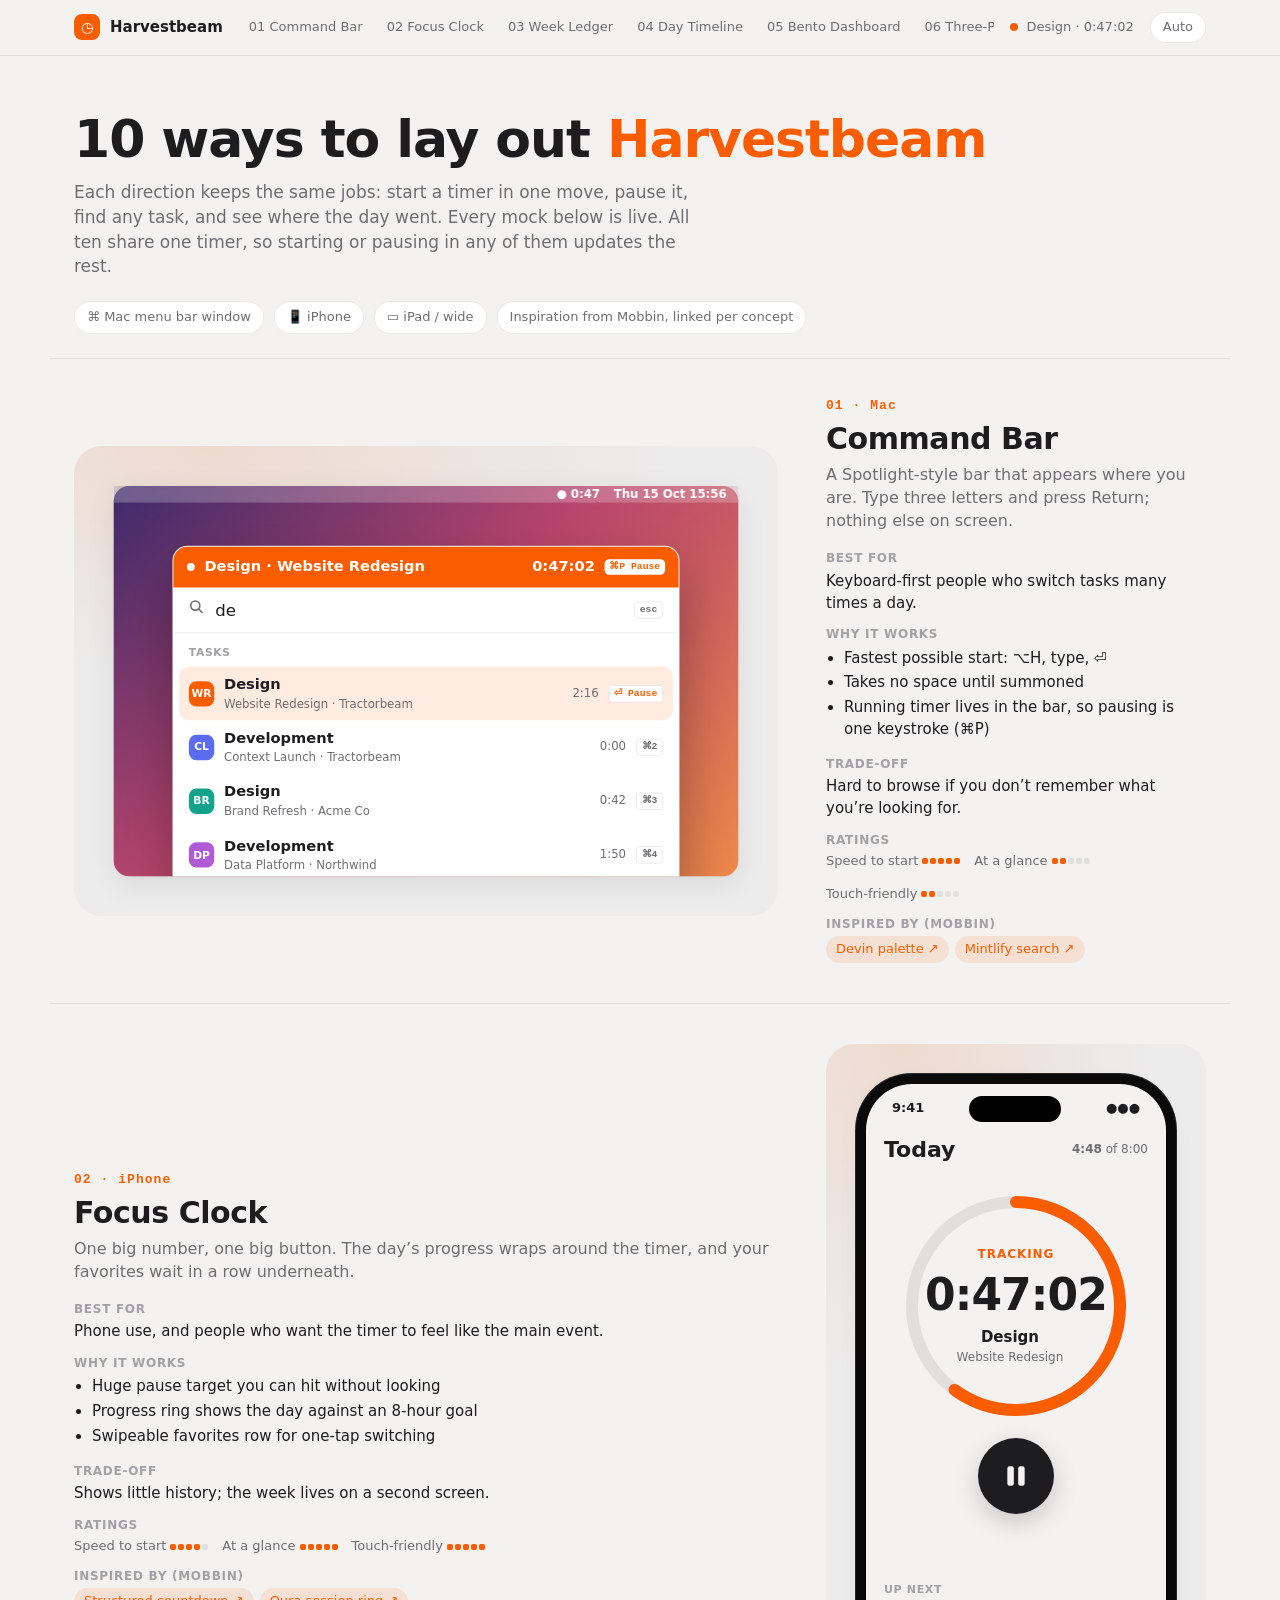
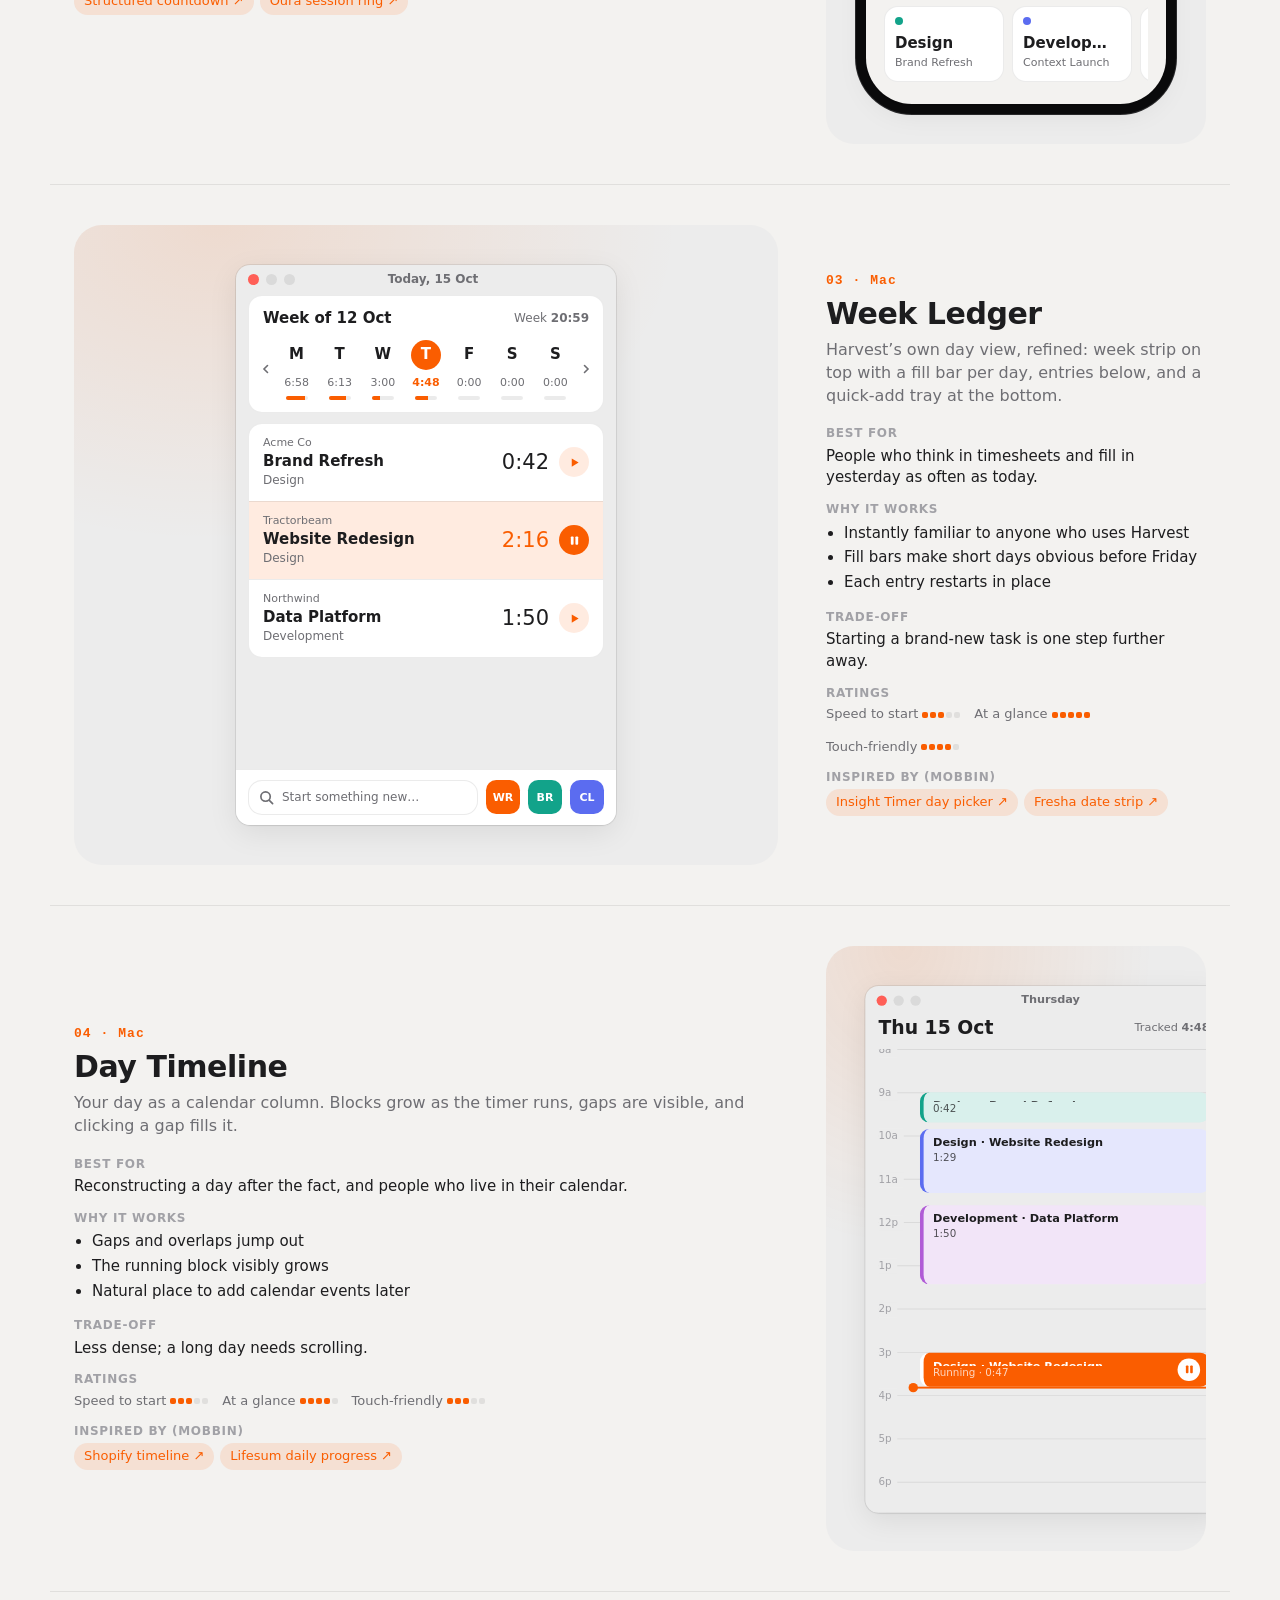
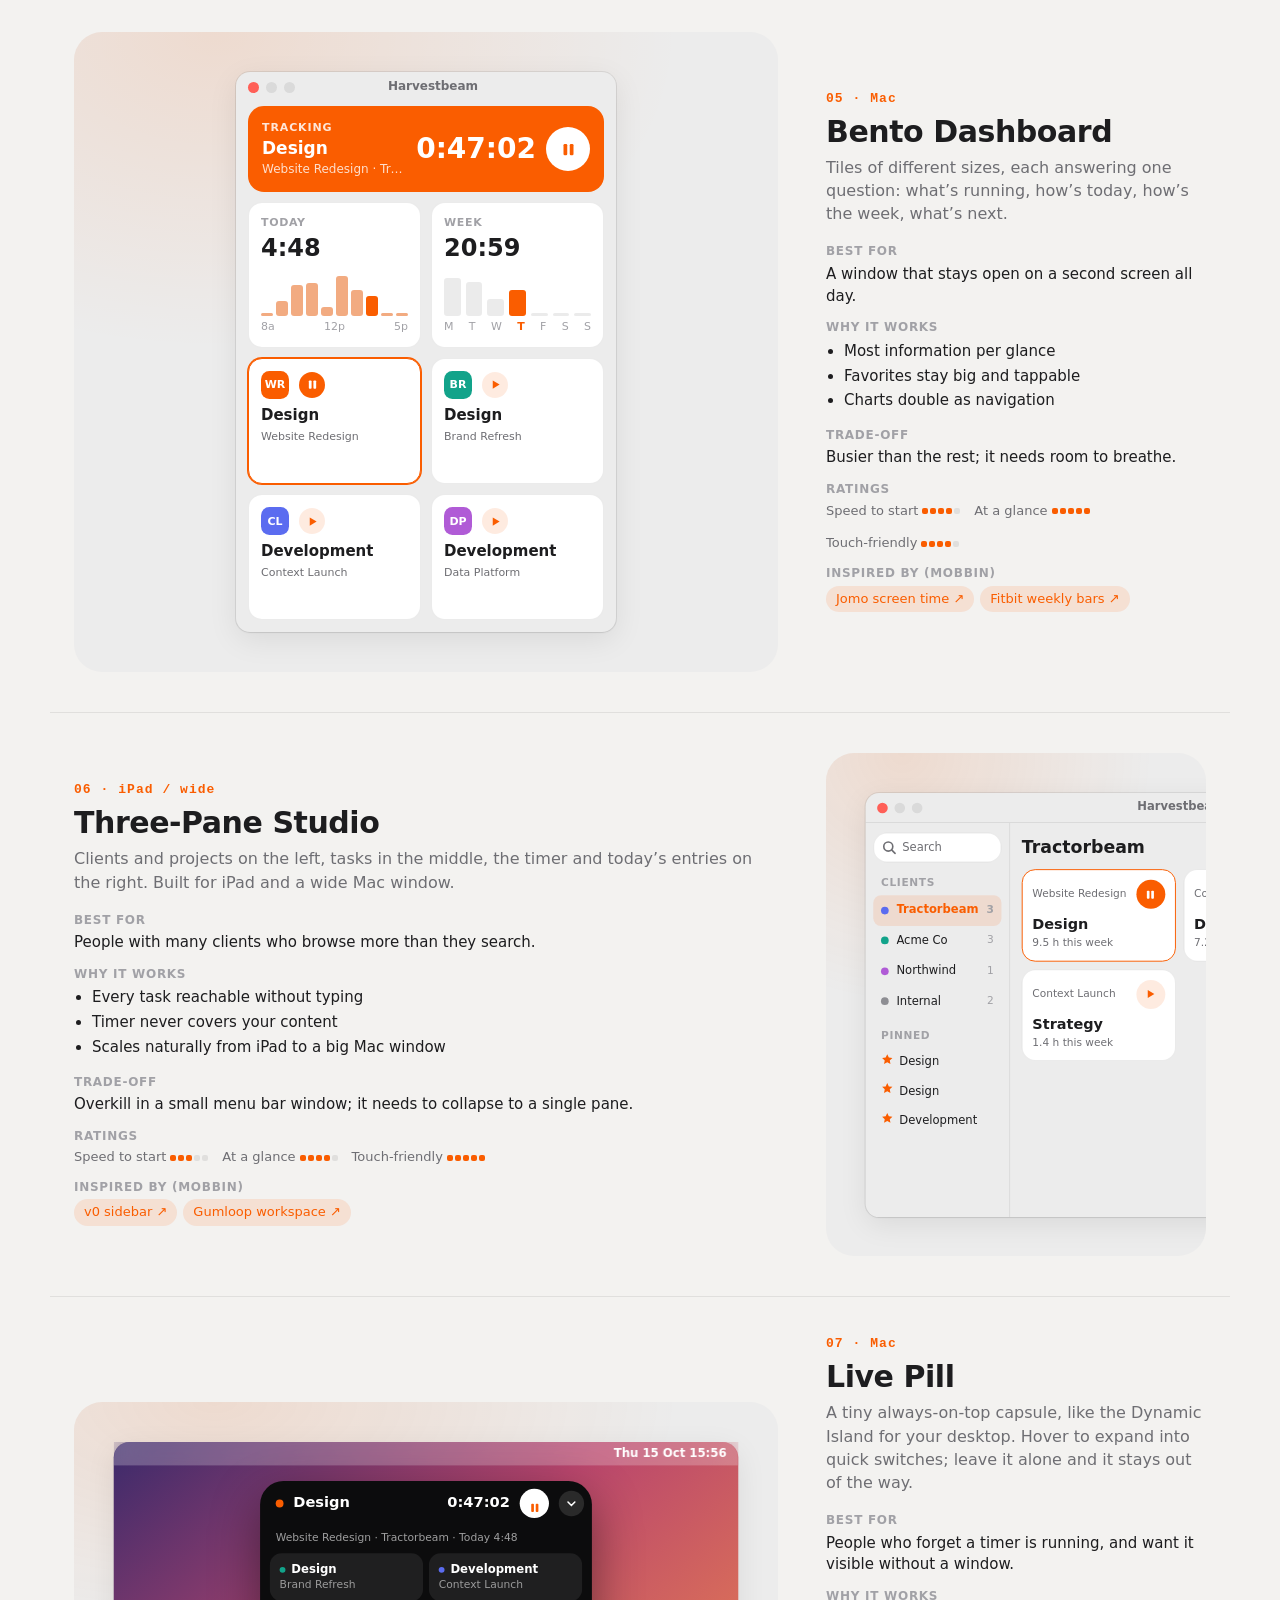
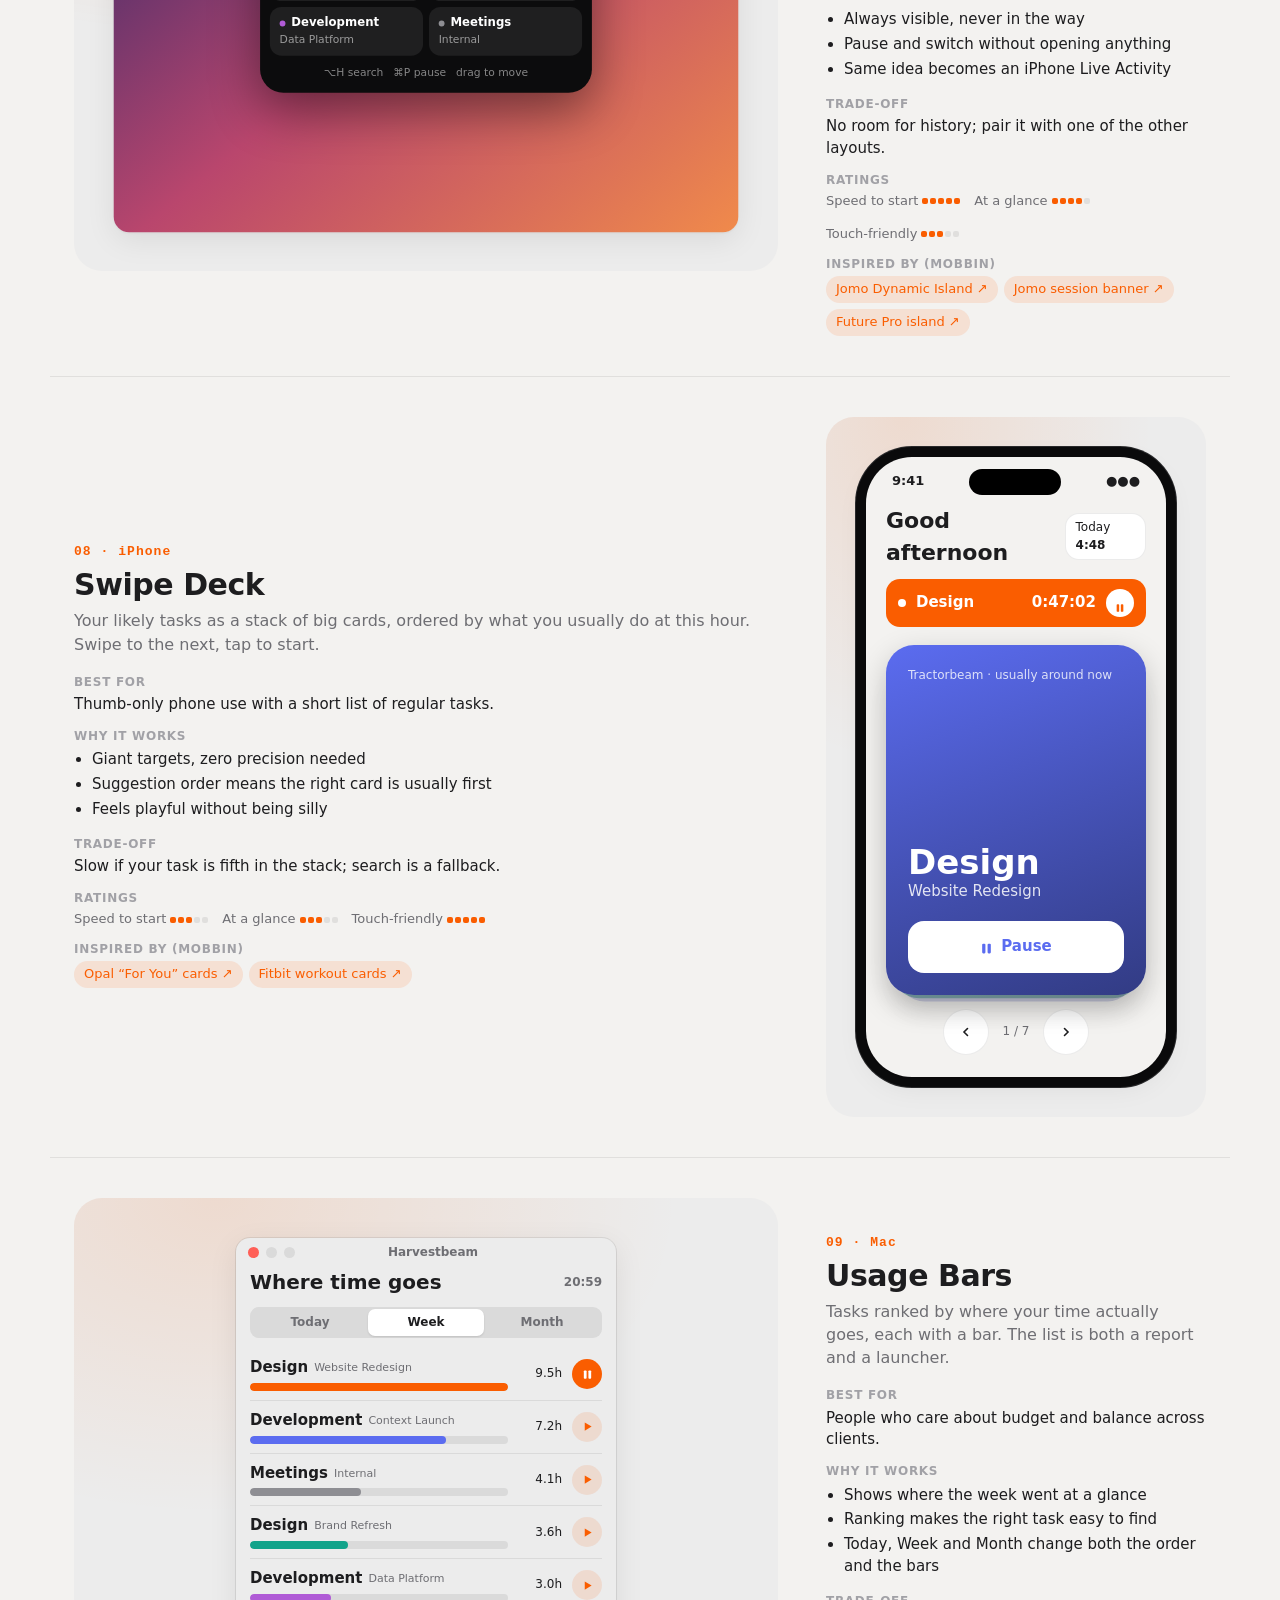
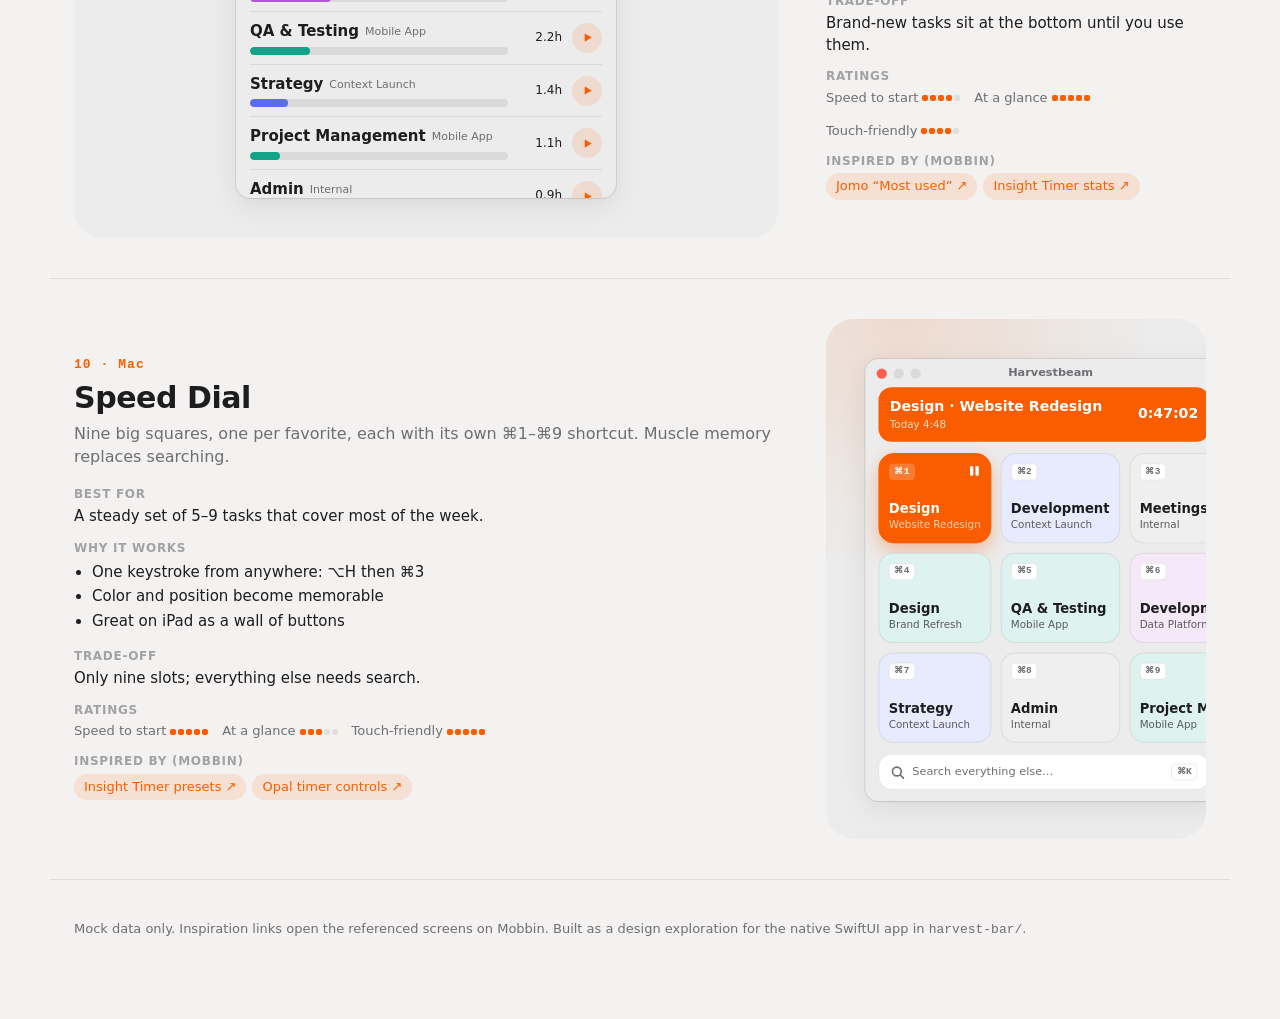
<file: design/layouts.html>
<!doctype html>
<html lang="en">
<head>
<meta charset="utf-8">
<meta name="viewport" content="width=device-width, initial-scale=1">
<title>Harvestbeam Layouts</title>
<style>
:root {
  --o: #FA5D00; --o-soft: rgba(250,93,0,.12); --o-line: rgba(250,93,0,.35);
  --bg: #F3F2F0; --panel: #ECECEC; --tile: #FFFFFF; --ink: #1D1D1F; --sub: #6E6E73; --faint: #A1A1A6;
  --line: rgba(0,0,0,.08); --shadow: 0 1px 2px rgba(0,0,0,.05), 0 8px 30px rgba(0,0,0,.08);
  --c-tb: #5B6CF0; --c-acme: #12A38A; --c-nw: #B05BD6; --c-int: #8E8E93;
  color-scheme: light;
}
@media (prefers-color-scheme: dark) {
  :root:not([data-theme="light"]) {
    --bg: #111112; --panel: #262628; --tile: #1C1C1E; --ink: #F5F5F7; --sub: #A1A1A6; --faint: #6E6E73;
    --line: rgba(255,255,255,.09); --o-soft: rgba(250,93,0,.2); --shadow: 0 1px 2px rgba(0,0,0,.4), 0 12px 40px rgba(0,0,0,.45);
    color-scheme: dark;
  }
}
:root[data-theme="dark"] {
  --bg: #111112; --panel: #262628; --tile: #1C1C1E; --ink: #F5F5F7; --sub: #A1A1A6; --faint: #6E6E73;
  --line: rgba(255,255,255,.09); --o-soft: rgba(250,93,0,.2); --shadow: 0 1px 2px rgba(0,0,0,.4), 0 12px 40px rgba(0,0,0,.45);
  color-scheme: dark;
}
* { box-sizing: border-box; }
html { scroll-behavior: smooth; }
body { margin: 0; background: var(--bg); color: var(--ink); font: 15px/1.45 -apple-system, BlinkMacSystemFont, "SF Pro Text", "Inter", system-ui, sans-serif; -webkit-font-smoothing: antialiased; }
button { font: inherit; color: inherit; border: 0; background: none; cursor: pointer; padding: 0; }
.num { font-variant-numeric: tabular-nums; }
a { color: var(--o); text-decoration: none; }
a:hover { text-decoration: underline; }

/* Page chrome */
.top { position: sticky; top: 0; z-index: 20; background: color-mix(in srgb, var(--bg) 92%, transparent); backdrop-filter: blur(12px); border-bottom: 1px solid var(--line); }
.top-inner { max-width: 1180px; margin: 0 auto; padding: 12px 24px; display: flex; gap: 16px; align-items: center; }
.brand { display: flex; align-items: center; gap: 10px; font-weight: 650; white-space: nowrap; }
.brand i { width: 26px; height: 26px; border-radius: 8px; background: var(--o); display: grid; place-items: center; color: #fff; font-style: normal; font-size: 14px; }
.jump { display: flex; gap: 4px; overflow-x: auto; scrollbar-width: none; flex: 1; }
.jump a { color: var(--sub); font-size: 13px; padding: 6px 10px; border-radius: 999px; white-space: nowrap; }
.jump a:hover { background: var(--line); color: var(--ink); text-decoration: none; }
.live { display: flex; align-items: center; gap: 8px; font-size: 13px; color: var(--sub); white-space: nowrap; }
.dot { width: 8px; height: 8px; border-radius: 50%; background: var(--o); animation: pulse 1.6s ease-in-out infinite; }
.dot.off { background: var(--faint); animation: none; }
@keyframes pulse { 50% { opacity: .35; } }
.theme { border: 1px solid var(--line); border-radius: 999px; padding: 5px 12px; font-size: 13px; color: var(--sub); background: var(--tile); }

.hero { max-width: 1180px; margin: 0 auto; padding: 56px 24px 24px; }
.hero h1 { font-size: clamp(32px, 5vw, 52px); line-height: 1.05; letter-spacing: -.02em; margin: 0 0 14px; font-weight: 700; }
.hero h1 span { color: var(--o); }
.hero p { max-width: 640px; color: var(--sub); font-size: 17px; margin: 0; }
.legend { display: flex; flex-wrap: wrap; gap: 10px; margin-top: 22px; }
.chip { display: inline-flex; align-items: center; gap: 6px; font-size: 13px; padding: 6px 12px; border-radius: 999px; background: var(--tile); border: 1px solid var(--line); color: var(--sub); }

.concept { max-width: 1180px; margin: 0 auto; padding: 40px 24px; display: grid; grid-template-columns: minmax(0, 1fr) 380px; gap: 48px; align-items: center; border-top: 1px solid var(--line); scroll-margin-top: 64px; }
.concept:nth-of-type(even) .stage { order: 2; }
.concept:nth-of-type(even) .notes { order: 1; }
.stage { min-height: 420px; display: grid; place-items: center; padding: 28px; border-radius: 28px; background:
  radial-gradient(120% 90% at 20% 0%, var(--o-soft), transparent 55%), var(--panel); position: relative; overflow: hidden; }
.fit { width: 100%; display: flex; justify-content: center; }
.notes .n { font: 600 13px/1 ui-monospace, "SF Mono", Menlo, monospace; color: var(--o); letter-spacing: .08em; }
.notes h2 { font-size: 30px; letter-spacing: -.015em; margin: 10px 0 8px; line-height: 1.1; }
.notes .pitch { color: var(--sub); font-size: 16px; margin: 0 0 18px; }
.notes dl { margin: 0; display: grid; gap: 12px; }
.notes dt { font-size: 12px; font-weight: 650; text-transform: uppercase; letter-spacing: .06em; color: var(--faint); }
.notes dd { margin: 3px 0 0; }
.notes ul { margin: 4px 0 0; padding-left: 18px; }
.notes li { margin: 3px 0; }
.insp { display: flex; flex-wrap: wrap; gap: 6px; margin-top: 6px; }
.insp a { font-size: 13px; padding: 4px 10px; border-radius: 999px; background: var(--o-soft); }
.score { display: flex; gap: 14px; flex-wrap: wrap; margin-top: 4px; font-size: 13px; color: var(--sub); }
.score b { color: var(--ink); font-weight: 600; }
.pips { display: inline-flex; gap: 2px; margin-left: 4px; vertical-align: middle; }
.pips i { width: 6px; height: 6px; border-radius: 2px; background: var(--line); }
.pips i.on { background: var(--o); }

footer { max-width: 1180px; margin: 0 auto; padding: 40px 24px 80px; color: var(--sub); font-size: 13px; border-top: 1px solid var(--line); }

/* Devices */
.mac { width: 380px; height: 560px; background: var(--panel); border-radius: 14px; box-shadow: var(--shadow), 0 0 0 1px var(--line); overflow: hidden; position: relative; display: flex; flex-direction: column; flex-shrink: 0; }
.mac.wide { width: 640px; height: 440px; }
.mac.short { height: 470px; }
.tl { height: 30px; flex-shrink: 0; display: flex; align-items: center; gap: 7px; padding: 0 12px; }
.tl i { width: 11px; height: 11px; border-radius: 50%; background: #FF5F57; }
.tl i:nth-child(2), .tl i:nth-child(3) { background: var(--line); }
.tl span { flex: 1; text-align: center; font-size: 12px; font-weight: 600; color: var(--sub); margin-right: 40px; }
.phone { width: 300px; height: 620px; border-radius: 46px; background: var(--bg); box-shadow: var(--shadow), 0 0 0 10px #0b0b0c, 0 0 0 11px #2a2a2c; overflow: hidden; position: relative; display: flex; flex-direction: column; flex-shrink: 0; }
.status { height: 44px; display: flex; align-items: center; justify-content: space-between; padding: 6px 26px 0; font-size: 13px; font-weight: 600; flex-shrink: 0; }
.island { width: 92px; height: 26px; border-radius: 20px; background: #000; }
.desk { width: 640px; height: 400px; border-radius: 16px; overflow: hidden; position: relative; box-shadow: var(--shadow); flex-shrink: 0;
  background: linear-gradient(140deg, #3b2a6b 0%, #b9466d 45%, #f08a4b 100%); }
.desk .menubar { height: 24px; background: rgba(255,255,255,.22); backdrop-filter: blur(20px); display: flex; align-items: center; justify-content: flex-end; gap: 14px; padding: 0 12px; font-size: 12px; color: #fff; font-weight: 600; }

/* Shared atoms */
.badge { width: 30px; height: 30px; border-radius: 9px; display: grid; place-items: center; font: 700 11px/1 -apple-system, system-ui; color: #fff; flex-shrink: 0; }
.play { width: 30px; height: 30px; border-radius: 50%; display: grid; place-items: center; background: var(--o-soft); color: var(--o); flex-shrink: 0; transition: transform .12s, background .15s, color .15s; }
.play:hover { background: var(--o); color: #fff; }
.play:active { transform: scale(.92); }
.play.on { background: var(--o); color: #fff; }
.play svg { width: 11px; height: 11px; }
.sub { color: var(--sub); }
.faint { color: var(--faint); }
.t-s { font-size: 12px; }
.t-xs { font-size: 11px; }
.b { font-weight: 600; }
.ell { white-space: nowrap; overflow: hidden; text-overflow: ellipsis; min-width: 0; }
.row { display: flex; align-items: center; gap: 10px; }
.col { display: flex; flex-direction: column; min-width: 0; }
.grow { flex: 1; min-width: 0; }
.card { background: var(--tile); border-radius: 14px; border: 1px solid var(--line); }
.kbd { font: 600 10px/1 ui-monospace, Menlo, monospace; padding: 3px 5px; border-radius: 5px; border: 1px solid var(--line); color: var(--sub); background: var(--tile); }
.scroll { overflow-y: auto; scrollbar-width: none; }
.scroll::-webkit-scrollbar { display: none; }
.seg { display: flex; background: var(--line); border-radius: 9px; padding: 2px; font-size: 12px; font-weight: 600; }
.seg button { flex: 1; padding: 5px 0; border-radius: 7px; color: var(--sub); }
.seg button.on { background: var(--tile); color: var(--ink); box-shadow: 0 1px 2px rgba(0,0,0,.12); }

@media (max-width: 960px) {
  .concept { grid-template-columns: 1fr; gap: 24px; padding: 32px 16px; }
  .concept:nth-of-type(even) .stage, .concept:nth-of-type(even) .notes { order: 0; }
  .stage { padding: 18px 12px; min-height: 0; border-radius: 22px; }
  .hero, .top-inner, footer { padding-left: 16px; padding-right: 16px; }
  .live span.lbl { display: none; }
}
</style>
</head>
<body>
<header class="top">
  <div class="top-inner">
    <div class="brand"><i>◷</i>Harvestbeam</div>
    <nav class="jump" id="jump"></nav>
    <div class="live"><span class="dot" id="liveDot"></span><span class="lbl" id="liveLbl"></span></div>
    <button class="theme" id="theme">Auto</button>
  </div>
</header>

<section class="hero">
  <h1>10 ways to lay out <span>Harvestbeam</span></h1>
  <p>Each direction keeps the same jobs: start a timer in one move, pause it, find any task, and see where the day went. Every mock below is live. All ten share one timer, so starting or pausing in any of them updates the rest.</p>
  <div class="legend">
    <span class="chip">⌘ Mac menu bar window</span>
    <span class="chip">📱 iPhone</span>
    <span class="chip">▭ iPad / wide</span>
    <span class="chip">Inspiration from Mobbin, linked per concept</span>
  </div>
</section>

<main id="concepts"></main>

<footer>
  Mock data only. Inspiration links open the referenced screens on Mobbin. Built as a design exploration for the native SwiftUI app in <code>harvest-bar/</code>.
</footer>

<script>
// ---------- Data ----------
const CLIENT = { tb: ['Tractorbeam', 'var(--c-tb)'], acme: ['Acme Co', 'var(--c-acme)'], nw: ['Northwind', 'var(--c-nw)'], int: ['Internal', 'var(--c-int)'] };
const TASKS = [
  { id: 't1', task: 'Design', project: 'Website Redesign', client: 'tb', week: 9.5 },
  { id: 't2', task: 'Development', project: 'Context Launch', client: 'tb', week: 7.2 },
  { id: 't3', task: 'Meetings', project: 'Internal', client: 'int', week: 4.1 },
  { id: 't4', task: 'Design', project: 'Brand Refresh', client: 'acme', week: 3.6 },
  { id: 't5', task: 'QA & Testing', project: 'Mobile App', client: 'acme', week: 2.2 },
  { id: 't6', task: 'Development', project: 'Data Platform', client: 'nw', week: 3.0 },
  { id: 't7', task: 'Strategy', project: 'Context Launch', client: 'tb', week: 1.4 },
  { id: 't8', task: 'Admin', project: 'Internal', client: 'int', week: 0.9 },
  { id: 't9', task: 'Project Management', project: 'Mobile App', client: 'acme', week: 1.1 },
];
const T = Object.fromEntries(TASKS.map(t => [t.id, t]));
const FAVS = ['t1', 't4', 't2', 't6'];
const RECENT = ['t6', 't4', 't3', 't2'];
const SUGGEST = ['t7', 't5', 't8'];
// Today's finished entries: [taskId, startHour, minutes]
const ENTRIES = [['t4', 9.0, 42], ['t1', 9.85, 89], ['t6', 11.6, 110]];
const WEEK = [418, 373, 180]; // minutes for previous days this week
const DAYS = ['M', 'T', 'W', 'T', 'F', 'S', 'S'];
const TODAY = 3;

// ---------- Shared timer ----------
const S = { running: 't1', startedAt: Date.now() - 47 * 60000, extra: {} };
const runSecs = () => S.running ? (Date.now() - S.startedAt) / 1000 : 0;
function toggle(id) {
  if (S.running) S.extra[S.running] = (S.extra[S.running] || 0) + runSecs() / 60;
  if (S.running === id) { S.running = null; } else { S.running = id; S.startedAt = Date.now(); }
  renderAll();
}
const todayMins = () => ENTRIES.reduce((a, e) => a + e[2], 0) + Object.values(S.extra).reduce((a, b) => a + b, 0) + runSecs() / 60;
const taskToday = id => ENTRIES.filter(e => e[0] === id).reduce((a, e) => a + e[2], 0) + (S.extra[id] || 0) + (S.running === id ? runSecs() / 60 : 0);
const hm = m => `${Math.floor(m / 60)}:${String(Math.floor(m % 60)).padStart(2, '0')}`;
const hms = s => `${Math.floor(s / 3600)}:${String(Math.floor(s % 3600 / 60)).padStart(2, '0')}:${String(Math.floor(s % 60)).padStart(2, '0')}`;
const initials = s => s.split(/\W+/).filter(Boolean).slice(0, 2).map(w => w[0]).join('').toUpperCase();
const col = t => CLIENT[t.client][1];
const cname = t => CLIENT[t.client][0];

// ---------- Atoms ----------
const ICON = {
  play: '<svg viewBox="0 0 12 12"><path d="M3 1.5v9l7.5-4.5z" fill="currentColor"/></svg>',
  pause: '<svg viewBox="0 0 12 12"><rect x="2" y="1.5" width="3" height="9" rx="1" fill="currentColor"/><rect x="7" y="1.5" width="3" height="9" rx="1" fill="currentColor"/></svg>',
  star: '<svg viewBox="0 0 16 16" width="13" height="13"><path d="M8 1.2l2 4.2 4.6.6-3.4 3.2.9 4.6L8 11.6 3.9 13.8l.9-4.6L1.4 6l4.6-.6z" fill="currentColor"/></svg>',
  search: '<svg viewBox="0 0 16 16" width="15" height="15"><circle cx="7" cy="7" r="5" stroke="currentColor" stroke-width="1.8" fill="none"/><path d="M11 11l3.5 3.5" stroke="currentColor" stroke-width="1.8" stroke-linecap="round"/></svg>',
  chev: d => `<svg viewBox="0 0 10 10" width="10" height="10"><path d="${d === 'l' ? 'M6.5 1.5L3 5l3.5 3.5' : 'M3.5 1.5L7 5 3.5 8.5'}" stroke="currentColor" stroke-width="1.6" fill="none" stroke-linecap="round"/></svg>`,
};
const playBtn = (id, extra = '') => `<button class="play ${S.running === id ? 'on' : ''}" data-play="${id}" aria-label="${S.running === id ? 'Pause' : 'Start'} ${T[id].task}" ${extra}>${S.running === id ? ICON.pause : ICON.play}</button>`;
const badge = (t, size = 30) => `<div class="badge" style="width:${size}px;height:${size}px;border-radius:${size * .3}px;background:${S.running === t.id ? 'var(--o)' : col(t)}">${initials(t.project)}</div>`;
const clock = (kind, cls = '') => `<span class="num ${cls}" data-clock="${kind}">${clockText(kind)}</span>`;
function clockText(kind) {
  if (kind === 'run') return S.running ? hms(runSecs()) : '0:00:00';
  if (kind === 'runhm') return S.running ? hm(runSecs() / 60) : '0:00';
  if (kind === 'today') return hm(todayMins());
  if (kind === 'week') return hm(WEEK.reduce((a, b) => a + b, 0) + todayMins());
  if (kind.startsWith('task:')) return hm(taskToday(kind.slice(5)));
  return '';
}
const runningTask = () => S.running ? T[S.running] : null;
const mac = (title, body, cls = '') => `<div class="mac ${cls}"><div class="tl"><i></i><i></i><i></i><span>${title}</span></div>${body}</div>`;
const phone = body => `<div class="phone"><div class="status"><span>9:41</span><span class="island"></span><span>●●●</span></div>${body}</div>`;

// ---------- Local UI state per concept ----------
const L = { q: 'de', sel: 0, deck: 0, seg: 'week', sidebar: 'tb', pillOpen: true, dial: null };

// ---------- Concepts ----------
const CONCEPTS = [
{
  id: 'command', name: 'Command Bar', device: 'Mac',
  pitch: 'A Spotlight-style bar that appears where you are. Type three letters and press Return; nothing else on screen.',
  best: 'Keyboard-first people who switch tasks many times a day.',
  pros: ['Fastest possible start: ⌥H, type, ⏎', 'Takes no space until summoned', 'Running timer lives in the bar, so pausing is one keystroke (⌘P)'],
  con: 'Hard to browse if you don’t remember what you’re looking for.',
  scores: { speed: 5, glance: 2, touch: 2 },
  insp: [['Devin palette', 'https://mobbin.com/screens/274435b9-f420-4a7c-ab68-82514c1419f9'], ['Mintlify search', 'https://mobbin.com/screens/7c7ad31f-9dfe-4be7-83d7-6002fe31d4d0']],
  render() {
    const q = L.q.toLowerCase().trim();
    const list = (q ? TASKS.filter(t => (t.task + ' ' + t.project + ' ' + cname(t)).toLowerCase().includes(q)) : FAVS.map(id => T[id])).slice(0, 6);
    L.sel = Math.min(L.sel, Math.max(0, list.length - 1));
    const r = runningTask();
    return `<div class="desk" style="display:flex;flex-direction:column">
      <div class="menubar"><span>${r ? '● ' + clockText('runhm') : '◷'}</span><span>Thu 15 Oct 15:56</span></div>
      <div style="flex:1;display:grid;place-items:start center;padding-top:44px">
        <div class="card" style="width:520px;box-shadow:0 24px 60px rgba(0,0,0,.35);overflow:hidden;border-radius:16px">
          ${r ? `<div class="row" style="padding:10px 14px;background:var(--o);color:#fff">
            <span class="dot" style="background:#fff"></span><span class="b ell grow">${r.task} · ${r.project}</span>
            ${clock('run', 'b')}<button class="kbd" data-play="${r.id}" style="background:#fff;color:var(--o);border:0">⌘P Pause</button></div>` : ''}
          <div class="row" style="padding:12px 16px;border-bottom:1px solid var(--line)">
            <span class="sub">${ICON.search}</span>
            <input id="cmdq" value="${L.q}" placeholder="Start a timer…" style="flex:1;border:0;outline:0;background:none;font:17px -apple-system,system-ui;color:var(--ink)" aria-label="Search tasks">
            <span class="kbd">esc</span>
          </div>
          <div style="padding:6px">
            <div class="t-xs faint b" style="padding:6px 10px;text-transform:uppercase;letter-spacing:.06em">${q ? 'Tasks' : 'Favorites'}</div>
            ${list.map((t, i) => `<div class="row" data-cmd="${i}" style="padding:8px 10px;border-radius:10px;${i === L.sel ? 'background:var(--o-soft)' : ''}">
              ${badge(t, 26)}<div class="col grow"><span class="b ell">${t.task}</span><span class="t-s sub ell">${t.project} · ${cname(t)}</span></div>
              <span class="t-s sub num">${clockText('task:' + t.id)}</span>
              ${i === L.sel ? `<button class="kbd" data-play="${t.id}" style="color:var(--o)">${S.running === t.id ? '⏎ Pause' : '⏎ Start'}</button>` : `<span class="kbd">⌘${i + 1}</span>`}
            </div>`).join('') || '<div class="sub" style="padding:18px;text-align:center">No tasks match</div>'}
          </div>
          <div class="row t-xs sub" style="padding:8px 14px;border-top:1px solid var(--line);gap:14px"><span><span class="kbd">↑↓</span> move</span><span><span class="kbd">⏎</span> start</span><span><span class="kbd">⌘P</span> pause</span><span class="grow"></span><span>Today ${clock('today', 'b')}</span></div>
        </div>
      </div></div>`;
  },
},
{
  id: 'focus', name: 'Focus Clock', device: 'iPhone',
  pitch: 'One big number, one big button. The day’s progress wraps around the timer, and your favorites wait in a row underneath.',
  best: 'Phone use, and people who want the timer to feel like the main event.',
  pros: ['Huge pause target you can hit without looking', 'Progress ring shows the day against an 8-hour goal', 'Swipeable favorites row for one-tap switching'],
  con: 'Shows little history; the week lives on a second screen.',
  scores: { speed: 4, glance: 5, touch: 5 },
  insp: [['Structured countdown', 'https://mobbin.com/screens/f724a5db-76fd-4df5-92e6-88ab2a51ebb9'], ['Oura session ring', 'https://mobbin.com/screens/08366dca-8bef-401f-a5d2-2514448fdf7d']],
  render() {
    const r = runningTask();
    const pct = Math.min(1, todayMins() / 480), C = 2 * Math.PI * 104;
    return phone(`<div style="flex:1;display:flex;flex-direction:column;align-items:center;padding:6px 18px 22px">
      <div class="row" style="width:100%;justify-content:space-between"><span class="b" style="font-size:22px">Today</span><span class="sub t-s">${clock('today', 'b')} of 8:00</span></div>
      <div style="position:relative;width:236px;height:236px;margin:22px 0 14px">
        <svg viewBox="0 0 236 236" width="236" height="236" style="transform:rotate(-90deg)"><circle cx="118" cy="118" r="104" stroke="var(--line)" stroke-width="12" fill="none"/>
          <circle data-ring cx="118" cy="118" r="104" stroke="var(--o)" stroke-width="12" fill="none" stroke-linecap="round" stroke-dasharray="${C}" stroke-dashoffset="${C * (1 - pct)}"/></svg>
        <div style="position:absolute;inset:0;display:grid;place-items:center;text-align:center">
          <div><div class="t-s ${r ? '' : 'sub'}" style="color:${r ? 'var(--o)' : ''};font-weight:700;letter-spacing:.08em">${r ? 'TRACKING' : 'PAUSED'}</div>
          <div class="num" style="font-size:44px;font-weight:600;letter-spacing:-.02em">${clock('run')}</div>
          <div class="b ell" style="max-width:170px">${r ? r.task : 'Nothing running'}</div><div class="t-s sub ell" style="max-width:170px">${r ? r.project : 'Pick a task below'}</div></div>
        </div>
      </div>
      <button data-play="${r ? r.id : FAVS[0]}" aria-label="${r ? 'Pause' : 'Start'}" style="width:76px;height:76px;border-radius:50%;background:${r ? 'var(--ink)' : 'var(--o)'};color:var(--bg);display:grid;place-items:center;box-shadow:0 8px 24px rgba(0,0,0,.18)">
        <span style="width:26px;height:26px;display:block">${r ? ICON.pause : ICON.play}</span></button>
      <div style="width:100%;margin-top:auto">
        <div class="t-xs b faint" style="letter-spacing:.06em;margin-bottom:8px">UP NEXT</div>
        <div class="row scroll" style="gap:8px;overflow-x:auto">
          ${FAVS.filter(id => id !== S.running).concat(RECENT.filter(id => !FAVS.includes(id) && id !== S.running)).map(id => `<button data-play="${id}" class="card" style="min-width:120px;padding:10px;text-align:left">
            <div style="width:8px;height:8px;border-radius:50%;background:${col(T[id])};margin-bottom:8px"></div><div class="b ell">${T[id].task}</div><div class="t-xs sub ell">${T[id].project}</div></button>`).join('')}
        </div>
      </div></div>`);
  },
},
{
  id: 'ledger', name: 'Week Ledger', device: 'Mac',
  pitch: 'Harvest’s own day view, refined: week strip on top with a fill bar per day, entries below, and a quick-add tray at the bottom.',
  best: 'People who think in timesheets and fill in yesterday as often as today.',
  pros: ['Instantly familiar to anyone who uses Harvest', 'Fill bars make short days obvious before Friday', 'Each entry restarts in place'],
  con: 'Starting a brand-new task is one step further away.',
  scores: { speed: 3, glance: 5, touch: 4 },
  insp: [['Insight Timer day picker', 'https://mobbin.com/screens/71782ac6-9f21-4620-8cc7-e1d53c6f57c0'], ['Fresha date strip', 'https://mobbin.com/screens/b79eb06d-9b03-42fa-9b40-0c88f2c97d3a']],
  render() {
    const mins = [...WEEK, todayMins(), 0, 0, 0];
    const rows = [...ENTRIES.map(e => e[0]), ...(S.running && !ENTRIES.some(e => e[0] === S.running) ? [S.running] : [])].filter((v, i, a) => a.indexOf(v) === i);
    return mac('Today, 15 Oct', `<div style="padding:0 12px 10px">
      <div class="card" style="padding:12px 8px">
        <div class="row" style="justify-content:space-between;padding:0 6px 10px"><span class="b">Week of 12 Oct</span><span class="t-s sub">Week ${clock('week', 'b')}</span></div>
        <div class="row" style="gap:0"><button class="sub" aria-label="Previous week" style="padding:0 4px">${ICON.chev('l')}</button>
        ${DAYS.map((d, i) => `<div class="col grow" style="align-items:center;gap:5px">
          <span style="width:30px;height:30px;border-radius:50%;display:grid;place-items:center;font-weight:650;${i === TODAY ? 'background:var(--o);color:#fff' : ''}">${d}</span>
          <span class="t-xs num ${i === TODAY ? '' : 'sub'}" style="${i === TODAY ? 'color:var(--o);font-weight:650' : ''}" ${i === TODAY ? 'data-clock="today"' : ''}>${hm(mins[i])}</span>
          <span style="width:22px;height:4px;border-radius:2px;background:var(--line);overflow:hidden"><span ${i === TODAY ? 'data-fill' : ''} style="display:block;height:100%;width:${Math.min(100, mins[i] / 4.8)}%;background:${mins[i] >= 420 ? 'var(--c-acme)' : 'var(--o)'}"></span></span>
        </div>`).join('')}
        <button class="sub" aria-label="Next week" style="padding:0 4px">${ICON.chev('r')}</button></div>
      </div></div>
      <div class="scroll" style="flex:1;padding:0 12px">
        <div class="card" style="overflow:hidden">${rows.map((id, i) => { const t = T[id], on = S.running === id; return `<div class="row" style="padding:11px 14px;${i ? 'border-top:1px solid var(--line);' : ''}${on ? 'background:var(--o-soft)' : ''}">
          <div class="col grow"><span class="t-xs sub">${cname(t)}</span><span class="b ell">${t.project}</span><span class="t-s sub">${t.task}</span></div>
          <span class="num" style="font-size:21px;${on ? 'color:var(--o)' : ''}">${clock('task:' + id)}</span>${playBtn(id)}</div>`; }).join('')}</div>
      </div>
      <div class="row" style="padding:10px 12px;gap:8px;border-top:1px solid var(--line);background:var(--tile)">
        <button class="row card" style="flex:1;padding:8px 10px;gap:8px;color:var(--sub)">${ICON.search}<span class="t-s">Start something new…</span></button>
        ${FAVS.slice(0, 3).map(id => `<button data-play="${id}" title="${T[id].task} · ${T[id].project}" style="border-radius:9px">${badge(T[id], 34)}</button>`).join('')}
      </div>`);
  },
},
{
  id: 'timeline', name: 'Day Timeline', device: 'Mac',
  pitch: 'Your day as a calendar column. Blocks grow as the timer runs, gaps are visible, and clicking a gap fills it.',
  best: 'Reconstructing a day after the fact, and people who live in their calendar.',
  pros: ['Gaps and overlaps jump out', 'The running block visibly grows', 'Natural place to add calendar events later'],
  con: 'Less dense; a long day needs scrolling.',
  scores: { speed: 3, glance: 4, touch: 3 },
  insp: [['Shopify timeline', 'https://mobbin.com/screens/592a123a-d972-43cc-b1d6-33afaf47ca72'], ['Lifesum daily progress', 'https://mobbin.com/screens/f688690a-7cfe-4a5b-8b5f-797e52249267']],
  render() {
    const H0 = 8, H1 = 18, PX = 46, now = new Date(), nowH = Math.min(H1 - .2, Math.max(H0 + 7.8, now.getHours() + now.getMinutes() / 60));
    const blocks = ENTRIES.map(([id, s, m]) => ({ id, s, m }));
    if (S.running) blocks.push({ id: S.running, s: nowH - runSecs() / 3600, m: runSecs() / 60, live: true });
    return mac('Thursday', `<div class="row" style="padding:0 14px 8px;justify-content:space-between"><span class="b" style="font-size:20px">Thu 15 Oct</span><span class="sub t-s">Tracked ${clock('today', 'b')}</span></div>
      <div class="scroll" style="flex:1;padding:0 14px 14px"><div style="position:relative;height:${(H1 - H0) * PX}px">
        ${Array.from({ length: H1 - H0 + 1 }, (_, i) => `<div style="position:absolute;left:0;right:0;top:${i * PX}px;border-top:1px solid var(--line)"><span class="t-xs faint num" style="position:absolute;top:-8px;left:0;background:var(--panel);padding-right:6px">${(H0 + i) % 12 || 12}${H0 + i < 12 ? 'a' : 'p'}</span></div>`).join('')}
        <button class="t-s" style="position:absolute;left:44px;right:0;top:${(12.05 - H0 + .55) * PX}px;height:${.7 * PX}px;border:1.5px dashed var(--line);border-radius:10px;color:var(--sub)">+ Fill 0:40 gap</button>
        ${blocks.map(b => { const t = T[b.id]; return `<div ${b.live ? 'data-live' : ''} style="position:absolute;left:44px;right:0;top:${(b.s - H0) * PX}px;height:${Math.max(26, b.m / 60 * PX)}px;border-radius:10px;padding:6px 10px;background:${b.live ? 'var(--o)' : `color-mix(in srgb, ${col(t)} 16%, var(--tile))`};border-left:4px solid ${b.live ? '#fff' : col(t)};color:${b.live ? '#fff' : 'var(--ink)'};display:flex;gap:8px;overflow:hidden">
          <div class="col grow"><span class="b t-s ell">${t.task} · ${t.project}</span><span class="t-xs" style="opacity:.75">${b.live ? 'Running · ' + clockText('runhm') : hm(b.m)}</span></div>${b.live ? `<button data-play="${b.id}" class="play on" style="background:#fff;color:var(--o);width:24px;height:24px">${ICON.pause}</button>` : ''}</div>`; }).join('')}
        <div style="position:absolute;left:36px;right:0;top:${(nowH - H0) * PX}px;height:2px;background:var(--o)"><span style="position:absolute;left:-4px;top:-4px;width:10px;height:10px;border-radius:50%;background:var(--o)"></span></div>
      </div></div>`);
  },
},
{
  id: 'bento', name: 'Bento Dashboard', device: 'Mac',
  pitch: 'Tiles of different sizes, each answering one question: what’s running, how’s today, how’s the week, what’s next.',
  best: 'A window that stays open on a second screen all day.',
  pros: ['Most information per glance', 'Favorites stay big and tappable', 'Charts double as navigation'],
  con: 'Busier than the rest; it needs room to breathe.',
  scores: { speed: 4, glance: 5, touch: 4 },
  insp: [['Jomo screen time', 'https://mobbin.com/screens/1e81e6f2-25ef-4787-8471-1fc3448d9688'], ['Fitbit weekly bars', 'https://mobbin.com/screens/87da4565-88e3-4345-9001-744c9dafab89']],
  render() {
    const r = runningTask(), mins = [...WEEK, todayMins(), 0, 0, 0], max = 480;
    const hours = [0, .7, 1.4, 1.5, .4, 1.8, 1.2, .9, 0, 0];
    return mac('Harvestbeam', `<div style="flex:1;padding:4px 12px 12px;display:grid;grid-template-columns:1fr 1fr;grid-template-rows:auto auto 1fr;gap:10px">
      <div style="grid-column:span 2;border-radius:16px;padding:14px;background:${r ? 'var(--o)' : 'var(--tile)'};color:${r ? '#fff' : 'var(--ink)'};${r ? '' : 'border:1px solid var(--line)'}" class="row">
        <div class="col grow"><span class="t-xs b" style="letter-spacing:.08em;opacity:.85">${r ? 'TRACKING' : 'IDLE'}</span><span class="b ell" style="font-size:17px">${r ? r.task : 'No timer running'}</span><span class="t-s ell" style="opacity:.8">${r ? r.project + ' · ' + cname(r) : 'Tap a favorite to start'}</span></div>
        ${clock('run', '') .replace('class="num ', 'style="font-size:28px;font-weight:600" class="num ')}
        ${r ? `<button data-play="${r.id}" style="width:44px;height:44px;border-radius:50%;background:#fff;color:var(--o);display:grid;place-items:center"><span style="width:15px;height:15px;display:block">${ICON.pause}</span></button>` : ''}
      </div>
      <div class="card" style="padding:12px"><div class="t-xs b faint" style="letter-spacing:.06em">TODAY</div><div class="num b" style="font-size:24px">${clock('today')}</div>
        <div class="row" style="align-items:flex-end;gap:3px;height:44px;margin-top:6px">${hours.map((h, i) => `<span style="flex:1;border-radius:3px;height:${Math.max(3, h / 2 * 44)}px;background:${i === 7 && r ? 'var(--o)' : 'color-mix(in srgb, var(--o) 45%, var(--line))'}"></span>`).join('')}</div>
        <div class="row t-xs faint" style="justify-content:space-between;margin-top:3px"><span>8a</span><span>12p</span><span>5p</span></div></div>
      <div class="card" style="padding:12px"><div class="t-xs b faint" style="letter-spacing:.06em">WEEK</div><div class="num b" style="font-size:24px">${clock('week')}</div>
        <div class="row" style="align-items:flex-end;gap:5px;height:44px;margin-top:6px">${mins.map((m, i) => `<span style="flex:1;border-radius:3px;height:${Math.max(3, m / max * 44)}px;background:${i === TODAY ? 'var(--o)' : 'var(--line)'}"></span>`).join('')}</div>
        <div class="row t-xs faint" style="justify-content:space-between;margin-top:3px">${DAYS.map((d, i) => `<span style="${i === TODAY ? 'color:var(--o);font-weight:700' : ''}">${d}</span>`).join('')}</div></div>
      <div style="grid-column:span 2;display:grid;grid-template-columns:1fr 1fr;gap:10px">${FAVS.map(id => { const t = T[id], on = S.running === id; return `<button data-play="${id}" class="card" style="padding:12px;text-align:left;display:flex;flex-direction:column;gap:6px;${on ? 'border-color:var(--o);box-shadow:0 0 0 1px var(--o)' : ''}">
        <div class="row" style="justify-content:space-between">${badge(t, 28)}<span class="play ${on ? 'on' : ''}" style="width:26px;height:26px">${on ? ICON.pause : ICON.play}</span></div>
        <span class="b ell">${t.task}</span><span class="t-xs sub ell" style="margin-top:-4px">${t.project}</span></button>`; }).join('')}</div>
    </div>`);
  },
},
{
  id: 'split', name: 'Three-Pane Studio', device: 'iPad / wide',
  pitch: 'Clients and projects on the left, tasks in the middle, the timer and today’s entries on the right. Built for iPad and a wide Mac window.',
  best: 'People with many clients who browse more than they search.',
  pros: ['Every task reachable without typing', 'Timer never covers your content', 'Scales naturally from iPad to a big Mac window'],
  con: 'Overkill in a small menu bar window; it needs to collapse to a single pane.',
  scores: { speed: 3, glance: 4, touch: 5 },
  insp: [['v0 sidebar', 'https://mobbin.com/screens/5f353fc3-d9ce-4d1c-be9b-cc1b4ad07578'], ['Gumloop workspace', 'https://mobbin.com/screens/e9e0911a-09a4-4c72-bb98-6ac9357fa590']],
  render() {
    const r = runningTask(), list = TASKS.filter(t => t.client === L.sidebar);
    return mac('Harvestbeam', `<div style="flex:1;display:grid;grid-template-columns:150px 1fr 200px;min-height:0;border-top:1px solid var(--line)">
      <div style="padding:10px 8px;border-right:1px solid var(--line)" class="scroll">
        <div class="row card" style="padding:6px 8px;gap:6px;color:var(--sub);margin-bottom:10px">${ICON.search}<span class="t-s">Search</span></div>
        <div class="t-xs b faint" style="padding:4px 8px;letter-spacing:.06em">CLIENTS</div>
        ${Object.entries(CLIENT).map(([k, [n, c]]) => `<button data-side="${k}" class="row" style="width:100%;padding:7px 8px;border-radius:8px;gap:8px;${L.sidebar === k ? 'background:var(--o-soft);color:var(--o);font-weight:600' : ''}"><span style="width:8px;height:8px;border-radius:50%;background:${c}"></span><span class="t-s ell grow" style="text-align:left">${n}</span><span class="t-xs faint">${TASKS.filter(t => t.client === k).length}</span></button>`).join('')}
        <div class="t-xs b faint" style="padding:12px 8px 4px;letter-spacing:.06em">PINNED</div>
        ${FAVS.slice(0, 3).map(id => `<div class="row t-s" style="padding:6px 8px;gap:6px"><span style="color:var(--o)">${ICON.star}</span><span class="ell">${T[id].task}</span></div>`).join('')}
      </div>
      <div style="padding:12px" class="scroll"><div class="b" style="font-size:18px;margin-bottom:10px">${CLIENT[L.sidebar][0]}</div>
        <div style="display:grid;grid-template-columns:1fr 1fr;gap:8px">${list.map(t => `<div class="card" style="padding:10px;${S.running === t.id ? 'border-color:var(--o)' : ''}"><div class="row" style="justify-content:space-between;margin-bottom:6px"><span class="t-xs sub ell">${t.project}</span>${playBtn(t.id)}</div><div class="b ell">${t.task}</div><div class="t-xs sub">${t.week.toFixed(1)} h this week</div></div>`).join('')}</div></div>
      <div style="padding:12px;border-left:1px solid var(--line);background:var(--tile);display:flex;flex-direction:column;gap:10px">
        <div style="border-radius:14px;padding:12px;background:${r ? 'var(--o)' : 'var(--panel)'};color:${r ? '#fff' : 'var(--ink)'}"><div class="t-xs b" style="opacity:.85;letter-spacing:.08em">${r ? 'TRACKING' : 'IDLE'}</div><div class="b ell">${r ? r.task : 'Nothing running'}</div><div class="t-xs ell" style="opacity:.8">${r ? r.project : '—'}</div>
          <div class="row" style="margin-top:8px;justify-content:space-between">${clock('run').replace('class="num', 'style="font-size:22px;font-weight:600" class="num')}${r ? `<button data-play="${r.id}" style="width:32px;height:32px;border-radius:50%;background:#fff;color:var(--o);display:grid;place-items:center"><span style="width:11px;height:11px;display:block">${ICON.pause}</span></button>` : ''}</div></div>
        <div class="row t-s" style="justify-content:space-between"><span class="b">Today</span>${clock('today', 'sub')}</div>
        ${ENTRIES.map(([id, , m]) => `<div class="row t-s" style="gap:6px"><span style="width:6px;height:6px;border-radius:50%;background:${col(T[id])}"></span><span class="ell grow">${T[id].task}</span><span class="num sub">${hm(m)}</span></div>`).join('')}
      </div></div>`, 'wide');
  },
},
{
  id: 'pill', name: 'Live Pill', device: 'Mac',
  pitch: 'A tiny always-on-top capsule, like the Dynamic Island for your desktop. Hover to expand into quick switches; leave it alone and it stays out of the way.',
  best: 'People who forget a timer is running, and want it visible without a window.',
  pros: ['Always visible, never in the way', 'Pause and switch without opening anything', 'Same idea becomes an iPhone Live Activity'],
  con: 'No room for history; pair it with one of the other layouts.',
  scores: { speed: 5, glance: 4, touch: 3 },
  insp: [['Jomo Dynamic Island', 'https://mobbin.com/screens/37fe77cb-8f7e-4762-961d-89e3097459a2'], ['Jomo session banner', 'https://mobbin.com/screens/ac22e3c9-5974-4d31-b371-4da5b9da5848'], ['Future Pro island', 'https://mobbin.com/screens/77547503-ef77-4bad-b72b-727466292254']],
  render() {
    const r = runningTask();
    return `<div class="desk"><div class="menubar"><span>Thu 15 Oct 15:56</span></div>
      <div style="position:absolute;top:40px;left:50%;transform:translateX(-50%);width:${L.pillOpen ? 340 : 230}px;transition:width .25s;background:#0c0c0d;color:#fff;border-radius:${L.pillOpen ? 24 : 999}px;box-shadow:0 18px 50px rgba(0,0,0,.45);overflow:hidden" data-pillwrap>
        <div class="row" style="padding:8px 8px 8px 16px">
          <span class="dot ${r ? '' : 'off'}"></span><span class="b ell grow">${r ? r.task : 'Not tracking'}</span>${clock('run', 'b')}
          <button data-play="${r ? r.id : FAVS[0]}" style="width:30px;height:30px;border-radius:50%;background:${r ? '#fff' : 'var(--o)'};color:${r ? 'var(--o)' : '#fff'};display:grid;place-items:center"><span style="width:11px;height:11px;display:block">${r ? ICON.pause : ICON.play}</span></button>
          <button data-pill style="width:26px;height:26px;border-radius:50%;background:rgba(255,255,255,.12);display:grid;place-items:center;transform:rotate(${L.pillOpen ? 90 : 0}deg)" aria-label="Expand">${ICON.chev('r')}</button>
        </div>
        ${L.pillOpen ? `<div style="padding:4px 10px 12px">${r ? `<div class="t-xs" style="opacity:.6;padding:0 6px 8px">${r.project} · ${cname(r)} · Today ${clockText('today')}</div>` : ''}
          <div style="display:grid;grid-template-columns:1fr 1fr;gap:6px">${FAVS.filter(id => id !== S.running).concat(RECENT).filter((v, i, a) => a.indexOf(v) === i && v !== S.running).slice(0, 4).map(id => `<button data-play="${id}" style="text-align:left;padding:8px 10px;border-radius:12px;background:rgba(255,255,255,.08)"><div class="row" style="gap:6px"><span style="width:6px;height:6px;border-radius:50%;background:${col(T[id])}"></span><span class="t-s b ell">${T[id].task}</span></div><div class="t-xs ell" style="opacity:.55">${T[id].project}</div></button>`).join('')}</div>
          <div class="row t-xs" style="opacity:.5;justify-content:center;margin-top:10px;gap:10px"><span>⌥H search</span><span>⌘P pause</span><span>drag to move</span></div></div>` : ''}
      </div></div>`;
  },
},
{
  id: 'deck', name: 'Swipe Deck', device: 'iPhone',
  pitch: 'Your likely tasks as a stack of big cards, ordered by what you usually do at this hour. Swipe to the next, tap to start.',
  best: 'Thumb-only phone use with a short list of regular tasks.',
  pros: ['Giant targets, zero precision needed', 'Suggestion order means the right card is usually first', 'Feels playful without being silly'],
  con: 'Slow if your task is fifth in the stack; search is a fallback.',
  scores: { speed: 3, glance: 3, touch: 5 },
  insp: [['Opal “For You” cards', 'https://mobbin.com/screens/d5f16900-ff7c-4508-afe1-470f1a147f12'], ['Fitbit workout cards', 'https://mobbin.com/screens/db9f6c48-cf28-40bb-92ee-fa1541ae8d8b']],
  render() {
    const order = [...FAVS, ...SUGGEST], n = order.length, idx = ((L.deck % n) + n) % n;
    const cards = [2, 1, 0].map(o => ({ o, t: T[order[(idx + o) % n]] }));
    const r = runningTask();
    return phone(`<div style="flex:1;display:flex;flex-direction:column;padding:4px 20px 22px">
      <div class="row" style="justify-content:space-between"><span class="b" style="font-size:22px">Good afternoon</span><span class="card t-s" style="padding:5px 10px">Today ${clock('today', 'b')}</span></div>
      ${r ? `<div class="row" style="margin-top:10px;padding:10px 12px;border-radius:14px;background:var(--o);color:#fff"><span class="dot" style="background:#fff"></span><span class="b ell grow">${r.task}</span>${clock('run', 'b')}<button data-play="${r.id}" style="width:28px;height:28px;border-radius:50%;background:#fff;color:var(--o);display:grid;place-items:center"><span style="width:10px;height:10px;display:block">${ICON.pause}</span></button></div>` : ''}
      <div style="position:relative;flex:1;margin:18px 0 14px">${cards.map(({ o, t }) => `<div style="position:absolute;inset:0;transform:translateY(${o * 12}px) scale(${1 - o * .05});opacity:${o ? .55 - o * .15 : 1};border-radius:28px;padding:22px;color:#fff;background:linear-gradient(160deg, ${col(t)}, color-mix(in srgb, ${col(t)} 55%, #000));display:flex;flex-direction:column;box-shadow:0 10px 30px rgba(0,0,0,.2)">
        ${o ? '' : `<span class="t-s" style="opacity:.8">${cname(t)} · usually around now</span><span style="font-size:34px;font-weight:700;line-height:1.05;margin-top:auto">${t.task}</span><span style="opacity:.85">${t.project}</span>
        <button data-play="${t.id}" style="margin-top:18px;height:52px;border-radius:16px;background:#fff;color:${col(t)};font-weight:700;display:flex;align-items:center;justify-content:center;gap:8px"><span style="width:13px;height:13px;display:block">${S.running === t.id ? ICON.pause : ICON.play}</span>${S.running === t.id ? 'Pause' : 'Start timer'}</button>`}</div>`).join('')}</div>
      <div class="row" style="justify-content:center;gap:14px"><button data-deck="-1" class="card" style="width:46px;height:46px;border-radius:50%;display:grid;place-items:center" aria-label="Previous card">${ICON.chev('l')}</button>
        <span class="t-s sub num">${idx + 1} / ${n}</span><button data-deck="1" class="card" style="width:46px;height:46px;border-radius:50%;display:grid;place-items:center" aria-label="Next card">${ICON.chev('r')}</button></div>
    </div>`);
  },
},
{
  id: 'bars', name: 'Usage Bars', device: 'Mac',
  pitch: 'Tasks ranked by where your time actually goes, each with a bar. The list is both a report and a launcher.',
  best: 'People who care about budget and balance across clients.',
  pros: ['Shows where the week went at a glance', 'Ranking makes the right task easy to find', 'Today, Week and Month change both the order and the bars'],
  con: 'Brand-new tasks sit at the bottom until you use them.',
  scores: { speed: 4, glance: 5, touch: 4 },
  insp: [['Jomo “Most used”', 'https://mobbin.com/screens/1e81e6f2-25ef-4787-8471-1fc3448d9688'], ['Insight Timer stats', 'https://mobbin.com/screens/5ca8ed6f-5837-419f-9f99-c0e047e9e9b6']],
  render() {
    const val = t => L.seg === 'today' ? taskToday(t.id) / 60 : L.seg === 'week' ? t.week + taskToday(t.id) / 60 * 0 : t.week * 4.1;
    const list = [...TASKS].sort((a, b) => val(b) - val(a)), max = Math.max(...list.map(val), .1);
    return mac('Harvestbeam', `<div style="padding:0 14px 10px">
      <div class="row" style="justify-content:space-between;margin-bottom:10px"><span class="b" style="font-size:20px">Where time goes</span><span class="t-s sub">${L.seg === 'today' ? clock('today', 'b') : L.seg === 'week' ? clock('week', 'b') : '<b class="num">131:20</b>'}</span></div>
      <div class="seg">${['today', 'week', 'month'].map(s => `<button data-seg="${s}" class="${L.seg === s ? 'on' : ''}">${s[0].toUpperCase() + s.slice(1)}</button>`).join('')}</div></div>
      <div class="scroll" style="flex:1;padding:0 14px 14px">${list.map(t => { const v = val(t), on = S.running === t.id; return `<div class="row" style="padding:9px 0;border-bottom:1px solid var(--line)">
        <div class="col grow" style="gap:4px"><div class="row" style="gap:6px"><span class="b ell">${t.task}</span><span class="t-xs sub ell">${t.project}</span></div>
        <div style="height:8px;border-radius:4px;background:var(--line);overflow:hidden"><div style="height:100%;width:${v / max * 100}%;border-radius:4px;background:${on ? 'var(--o)' : col(t)}"></div></div></div>
        <span class="num t-s" style="width:44px;text-align:right">${L.seg === 'today' ? clockText('task:' + t.id) : v.toFixed(1) + 'h'}</span>${playBtn(t.id)}</div>`; }).join('')}</div>`);
  },
},
{
  id: 'dial', name: 'Speed Dial', device: 'Mac',
  pitch: 'Nine big squares, one per favorite, each with its own ⌘1–⌘9 shortcut. Muscle memory replaces searching.',
  best: 'A steady set of 5–9 tasks that cover most of the week.',
  pros: ['One keystroke from anywhere: ⌥H then ⌘3', 'Color and position become memorable', 'Great on iPad as a wall of buttons'],
  con: 'Only nine slots; everything else needs search.',
  scores: { speed: 5, glance: 3, touch: 5 },
  insp: [['Insight Timer presets', 'https://mobbin.com/screens/6752efd5-7190-4ffa-be3c-7ac3dbc29f4b'], ['Opal timer controls', 'https://mobbin.com/screens/d5f16900-ff7c-4508-afe1-470f1a147f12']],
  render() {
    const r = runningTask();
    return mac('Harvestbeam', `<div style="padding:0 14px 12px"><div class="row" style="padding:10px 12px;border-radius:14px;background:${r ? 'var(--o)' : 'var(--tile)'};color:${r ? '#fff' : 'var(--ink)'};${r ? '' : 'border:1px solid var(--line)'}">
        <div class="col grow"><span class="b ell">${r ? r.task + ' · ' + r.project : 'Press ⌘1–⌘9 to start'}</span><span class="t-xs" style="opacity:.8">Today ${clockText('today')}</span></div>${clock('run', 'b')}</div></div>
      <div style="flex:1;padding:0 14px;display:grid;grid-template-columns:repeat(3,1fr);grid-auto-rows:1fr;gap:10px">${TASKS.map((t, i) => { const on = S.running === t.id; return `<button data-play="${t.id}" style="border-radius:16px;padding:10px;text-align:left;display:flex;flex-direction:column;position:relative;color:${on ? '#fff' : 'var(--ink)'};background:${on ? 'var(--o)' : `color-mix(in srgb, ${col(t)} 14%, var(--tile))`};border:1px solid ${on ? 'var(--o)' : 'var(--line)'};${on ? 'box-shadow:0 8px 20px rgba(250,93,0,.35)' : ''}">
        <span class="kbd" style="align-self:flex-start;${on ? 'background:rgba(255,255,255,.2);color:#fff;border-color:transparent' : ''}">⌘${i + 1}</span>
        <span class="b ell" style="margin-top:auto;font-size:14px">${t.task}</span><span class="t-xs ell" style="opacity:.7">${t.project}</span>
        ${on ? `<span style="position:absolute;top:10px;right:10px;width:14px;height:14px;display:block">${ICON.pause}</span>` : ''}</button>`; }).join('')}</div>
      <div style="padding:12px 14px"><div class="row card" style="padding:9px 12px;gap:8px;color:var(--sub)">${ICON.search}<span class="t-s grow">Search everything else…</span><span class="kbd">⌘K</span></div></div>`, 'short');
  },
},
];

// ---------- Render ----------
const main = document.getElementById('concepts');
main.innerHTML = CONCEPTS.map((c, i) => `<section class="concept" id="${c.id}">
  <div class="stage"><div class="fit"><div class="scaler" data-mock="${i}"></div></div></div>
  <div class="notes"><div class="n">${String(i + 1).padStart(2, '0')} · ${c.device}</div><h2>${c.name}</h2><p class="pitch">${c.pitch}</p>
    <dl><div><dt>Best for</dt><dd>${c.best}</dd></div>
    <div><dt>Why it works</dt><dd><ul>${c.pros.map(p => `<li>${p}</li>`).join('')}</ul></dd></div>
    <div><dt>Trade-off</dt><dd>${c.con}</dd></div>
    <div><dt>Ratings</dt><dd class="score">${[['Speed to start', 'speed'], ['At a glance', 'glance'], ['Touch-friendly', 'touch']].map(([l, k]) => `<span>${l}<span class="pips">${[1, 2, 3, 4, 5].map(n => `<i class="${n <= c.scores[k] ? 'on' : ''}"></i>`).join('')}</span></span>`).join('')}</dd></div>
    <div><dt>Inspired by (Mobbin)</dt><dd class="insp">${c.insp.map(([n, u]) => `<a href="${u}" target="_blank" rel="noopener">${n} ↗</a>`).join('')}</dd></div></dl>
  </div></section>`).join('');
document.getElementById('jump').innerHTML = CONCEPTS.map((c, i) => `<a href="#${c.id}">${String(i + 1).padStart(2, '0')} ${c.name}</a>`).join('');

function renderAll() {
  const active = document.activeElement && document.activeElement.id;
  document.querySelectorAll('[data-mock]').forEach(el => { el.innerHTML = CONCEPTS[+el.dataset.mock].render(); });
  if (active === 'cmdq') { const q = document.getElementById('cmdq'); q.focus(); q.setSelectionRange(q.value.length, q.value.length); }
  fitAll(); tick();
}
function tick() {
  document.querySelectorAll('[data-clock]').forEach(el => { el.textContent = clockText(el.dataset.clock); });
  const r = runningTask();
  document.getElementById('liveDot').className = 'dot' + (r ? '' : ' off');
  document.getElementById('liveLbl').textContent = r ? `${r.task} · ${clockText('run')}` : 'Timer paused';
  const ring = document.querySelector('[data-ring]');
  if (ring) { const C = 2 * Math.PI * 104; ring.setAttribute('stroke-dashoffset', C * (1 - Math.min(1, todayMins() / 480))); }
}
function fitAll() {
  document.querySelectorAll('.scaler').forEach(s => {
    const dev = s.firstElementChild; if (!dev) return;
    dev.style.transform = ''; s.style.height = '';
    const avail = s.parentElement.clientWidth, w = dev.offsetWidth + 24, h = dev.offsetHeight + 24;
    const k = Math.min(1, avail / w);
    dev.style.transformOrigin = 'top center'; dev.style.transform = k < 1 ? `scale(${k})` : '';
    s.style.height = (h * k) + 'px'; s.style.display = 'flex'; s.style.justifyContent = 'center'; s.style.paddingTop = '12px';
  });
}

document.addEventListener('click', e => {
  const p = e.target.closest('[data-play]'); if (p) { e.preventDefault(); toggle(p.dataset.play); return; }
  const d = e.target.closest('[data-deck]'); if (d) { L.deck += +d.dataset.deck; renderAll(); return; }
  const g = e.target.closest('[data-seg]'); if (g) { L.seg = g.dataset.seg; renderAll(); return; }
  const sd = e.target.closest('[data-side]'); if (sd) { L.sidebar = sd.dataset.side; renderAll(); return; }
  const pl = e.target.closest('[data-pill]'); if (pl) { L.pillOpen = !L.pillOpen; renderAll(); return; }
  const c = e.target.closest('[data-cmd]'); if (c) { L.sel = +c.dataset.cmd; renderAll(); }
});
document.addEventListener('input', e => { if (e.target.id === 'cmdq') { L.q = e.target.value; L.sel = 0; renderAll(); } });
document.addEventListener('keydown', e => {
  if (e.target.id !== 'cmdq') return;
  if (e.key === 'ArrowDown' || e.key === 'ArrowUp') { e.preventDefault(); L.sel = Math.max(0, L.sel + (e.key === 'ArrowDown' ? 1 : -1)); renderAll(); }
  if (e.key === 'Enter') { const b = document.querySelector('#command [data-cmd="' + L.sel + '"] [data-play]'); if (b) toggle(b.dataset.play); }
  if (e.key === 'Escape') { L.q = ''; renderAll(); }
});

const themeBtn = document.getElementById('theme'), modes = ['auto', 'light', 'dark'];
let mode = 'auto';
try { mode = localStorage.getItem('hb-theme') || 'auto'; } catch (_) {}
function applyTheme() {
  if (mode === 'auto') document.documentElement.removeAttribute('data-theme'); else document.documentElement.dataset.theme = mode;
  themeBtn.textContent = { auto: 'Auto', light: 'Light', dark: 'Dark' }[mode];
}
themeBtn.onclick = () => { mode = modes[(modes.indexOf(mode) + 1) % 3]; try { localStorage.setItem('hb-theme', mode); } catch (_) {} applyTheme(); };
applyTheme();
window.addEventListener('resize', fitAll);
renderAll();
setInterval(tick, 1000);
setInterval(() => { if (S.running) renderAll(); }, 30000);
</script>
</body>
</html>
</file>
<file: site/demo.css>
/* The full-app demo: a Mac desktop with Harvestbeam's menu bar item and its
   window, working with example data. Colors come from the page's tokens so
   it follows light and dark. */

.try { padding-block: 72px 24px; }
.try .section-title { margin-bottom: 8px; }
.try .lede-sm { color: var(--muted); margin: 0 0 28px; font-size: 16px; max-width: 560px; }

.dm-fit { position: relative; width: 100%; }
.dm-desk {
  --dw: 1040px; --dh: 680px;
  width: var(--dw); height: var(--dh); position: relative; overflow: hidden;
  border-radius: 18px; transform-origin: top left;
  /* A soft sunrise: white sky melting into warm orange, no hard edges. */
  background:
    radial-gradient(70% 55% at 15% 108%, #EE6418 0%, rgba(238, 100, 24, 0) 70%),
    radial-gradient(65% 50% at 88% 104%, #F7803A 0%, rgba(247, 128, 58, 0) 70%),
    radial-gradient(100% 55% at 50% 100%, #FFAE78 0%, rgba(255, 174, 120, 0) 75%),
    radial-gradient(45% 40% at 30% 30%, #FFFFFF 0%, rgba(255, 255, 255, 0) 75%),
    linear-gradient(180deg, #FFFFFF 0%, #FFF5EC 30%, #FFDEC4 58%, #FFB988 82%, #F98B4A 100%);
  font-family: -apple-system, BlinkMacSystemFont, var(--body);
  font-size: 13px; color: var(--ink); user-select: none; -webkit-user-select: none;
  box-shadow: 0 40px 80px -40px rgba(40, 20, 0, .45);
}
:root[data-theme="dark"] .dm-desk { filter: saturate(.85) brightness(.8); }
@media (prefers-color-scheme: dark) { :root:not([data-theme="light"]) .dm-desk { filter: saturate(.85) brightness(.8); } }
:root[data-theme="dark"] .dm-win, :root[data-theme="dark"] .dm-mb { filter: brightness(1.25); }
@media (prefers-color-scheme: dark) { :root:not([data-theme="light"]) .dm-win, :root:not([data-theme="light"]) .dm-mb { filter: brightness(1.25); } }

/* macOS menu bar */
.dm-mb { position: absolute; inset: 0 0 auto 0; height: 26px; display: flex; align-items: center; gap: 18px; padding: 0 12px;
  background: rgba(255, 255, 255, .42); backdrop-filter: blur(20px) saturate(1.6); -webkit-backdrop-filter: blur(20px) saturate(1.6);
  color: #1C1916; font-size: 13px; font-weight: 500; z-index: 5; }
.dm-mb .logo { width: 13px; height: 11px; background: #1C1916; clip-path: polygon(50% 0, 100% 100%, 0 100%); }
.dm-mb b { font-weight: 700; }
.dm-mb .dim { font-weight: 400; }
.dm-mb .sp { flex: 1; }
.dm-mb svg { width: 15px; height: 15px; fill: none; stroke: currentColor; stroke-width: 1.6; }
.dm-item { display: flex; align-items: center; gap: 6px; padding: 1px 7px 1px 3px; border-radius: 5px; cursor: pointer; border: 0; background: none; font: inherit; color: inherit; }
.dm-item:hover, .dm-item.on { background: rgba(0, 0, 0, .1); }
.dm-sq { width: 22px; height: 15px; border-radius: 4px; background: var(--orange); display: grid; place-items: center; flex: none; transition: background .2s; }
.dm-sq.off { background: #9C958E; }
.dm-sq svg { width: 8px; height: 8px; fill: #fff; stroke: none; }
.dm-item .t { font-variant-numeric: tabular-nums; }
.dm-item .task { max-width: 120px; overflow: hidden; text-overflow: ellipsis; white-space: nowrap; }

/* Desktop icons and dock, for the feel of a real desk */
.dm-icons { position: absolute; right: 22px; top: 44px; display: grid; gap: 18px; justify-items: center; }
.dm-icon { display: grid; justify-items: center; gap: 4px; color: #5A3A22; font-size: 11px; font-weight: 500; }
.dm-icon i { width: 44px; height: 36px; border-radius: 6px; background: linear-gradient(#7CC2FF, #3E8EEA); box-shadow: 0 2px 6px rgba(0, 0, 0, .2); position: relative; }
.dm-icon i::before { content: ""; position: absolute; left: 0; top: -5px; width: 18px; height: 8px; border-radius: 3px 3px 0 0; background: #7CC2FF; }
.dm-icon.doc i { width: 32px; height: 40px; border-radius: 3px; background: #fff; }
.dm-icon.doc i::before { display: none; }
.dm-dock { position: absolute; left: 50%; bottom: 10px; transform: translateX(-50%); display: flex; gap: 8px; padding: 7px 9px; border-radius: 18px;
  background: rgba(255, 255, 255, .32); backdrop-filter: blur(20px); -webkit-backdrop-filter: blur(20px); border: 1px solid rgba(255, 255, 255, .4); }
.dm-dock i { width: 40px; height: 40px; border-radius: 10px; display: grid; place-items: center; box-shadow: 0 2px 5px rgba(0, 0, 0, .15); }
.dm-dock i.hb { background: var(--orange); }
.dm-dock i.hb::after { content: ""; width: 16px; height: 13px; background: #fff; clip-path: polygon(50% 0, 100% 100%, 0 100%); }
.dm-dock .sep { width: 1px; background: rgba(0, 0, 0, .15); margin: 4px 2px; }

/* The window */
.dm-win { position: absolute; left: 330px; top: 38px; width: 420px; height: 592px; border-radius: 12px; overflow: hidden;
  background: var(--paper); border: 0; box-shadow: 0 30px 70px -20px rgba(120, 50, 0, .45), 0 8px 20px -10px rgba(120, 50, 0, .25);
  display: flex; flex-direction: column; transition: opacity .18s, transform .18s; z-index: 4; }
.dm-win.hidden { opacity: 0; transform: translateY(-8px) scale(.98); pointer-events: none; }
.dm-tb.grab { cursor: grabbing; }
.dm-tb { height: 30px; flex: none; background: var(--orange); color: #fff; display: flex; align-items: center; padding: 0 10px; position: relative; cursor: grab; }
.dm-tb .lights { display: flex; gap: 7px; }
.dm-tb .lights i { width: 12px; height: 12px; border-radius: 50%; background: rgba(255, 255, 255, .45); cursor: pointer; display: grid; place-items: center; font-style: normal; font-size: 9px; font-weight: 700; line-height: 1; color: transparent; box-shadow: inset 0 0 0 .5px rgba(0, 0, 0, .12); }
.dm-tb .lights:hover i:nth-child(1) { background: #FF5F57; color: #8C1A10; }
.dm-tb .lights:hover i:nth-child(2) { background: #FEBC2E; color: #8F591D; }
.dm-tb .lights:hover i:nth-child(3) { background: #28C840; color: #0B6516; }
.dm-win.zoomed { top: 34px; height: 600px; }
.dm-win.min { opacity: 0; transform: translateY(240px) scale(.2); pointer-events: none; transition: opacity .3s, transform .35s cubic-bezier(.5, 0, .7, .4); }
.dm-tb .ttl { position: absolute; left: 50%; transform: translateX(-50%); display: flex; gap: 8px; align-items: baseline; font-weight: 600; white-space: nowrap; }
.dm-tb .ttl span { font-weight: 500; font-size: 12px; opacity: .8; font-variant-numeric: tabular-nums; }
.dm-tb .acts { margin-left: auto; display: flex; gap: 2px; }
.dm-tb button { width: 28px; height: 24px; border: 0; background: none; color: #fff; cursor: pointer; border-radius: 6px; display: grid; place-items: center; }
.dm-tb button:hover { background: rgba(255, 255, 255, .15); }
.dm-tb button svg { width: 16px; height: 16px; fill: none; stroke: currentColor; stroke-width: 1.6; }

.dm-ask { margin: 12px 12px 2px; height: 42px; display: flex; align-items: center; gap: 8px; padding: 0 10px 0 12px; background: var(--surface);
  border: 1px solid var(--line); border-radius: 12px; transition: border-color .15s, box-shadow .15s; flex: none; }
.dm-ask:focus-within { border-color: var(--orange); box-shadow: 0 0 0 3px var(--orange-soft); }
.dm-ask svg { width: 15px; height: 15px; fill: none; stroke: var(--muted); stroke-width: 2; flex: none; }
.dm-ask:focus-within svg { stroke: var(--orange); }
.dm-ask input { flex: 1; min-width: 0; border: 0; outline: 0; background: none; font: inherit; font-size: 14.5px; color: var(--ink); }
.dm-ask input::placeholder { color: transparent; }
.dm-ask .ph { position: absolute; left: 0; right: 0; top: 50%; transform: translateY(-50%); color: var(--faint); font-size: 14.5px; pointer-events: none; white-space: nowrap; overflow: hidden; transition: opacity .3s, transform .35s; }
.dm-ask .ph.out { opacity: 0; transform: translateY(calc(-50% - 8px)); }
.dm-ask .ph.in { opacity: 0; transform: translateY(calc(-50% + 8px)); transition: none; }
.dm-ask .wrap-in { position: relative; flex: 1; min-width: 0; display: flex; align-items: center; height: 100%; }
.dm-qp { display: flex; align-items: center; gap: 8px; padding: 8px 10px; border-radius: 9px; background: var(--surface); border: 1px solid var(--line); cursor: pointer; }
.dm-qp.sel { background: var(--orange); color: #fff; border-color: transparent; }
.dm-qp .pl { width: 18px; height: 18px; border-radius: 50%; background: var(--orange); color: #fff; display: grid; place-items: center; font-size: 13px; font-weight: 600; flex: none; line-height: 1; }
.dm-qp.sel .pl { background: #fff; color: var(--orange); }
.dm-qp .w { flex: 1; min-width: 0; line-height: 1.3; }
.dm-qp b { display: block; font-size: 13px; }
.dm-qp small { font-size: 11.5px; opacity: .75; white-space: nowrap; overflow: hidden; text-overflow: ellipsis; display: block; }
.dm-qp .rt { opacity: 0; font-size: 12px; }
.dm-qp.sel .rt { opacity: .9; }
.dm-ask kbd { font-family: var(--mono); font-size: 11px; color: var(--faint); }

.dm-scroll { flex: 1; min-height: 0; overflow-y: auto; padding: 10px 12px 14px; display: flex; flex-direction: column; gap: 14px; scrollbar-width: none;
  -webkit-mask-image: linear-gradient(transparent, #000 12px, #000 calc(100% - 10px), transparent); mask-image: linear-gradient(transparent, #000 12px, #000 calc(100% - 10px), transparent); }
.dm-scroll::-webkit-scrollbar { display: none; }
.dm-scroll > * { flex: none; }
.dm-hint { align-self: center; }

/* Week strip */
.dm-week { display: flex; align-items: center; }
.dm-week .arr { width: 22px; height: 40px; border: 0; background: none; color: var(--faint); cursor: pointer; font-size: 15px; }
.dm-week .days { flex: 1; display: grid; grid-template-columns: repeat(7, 1fr); gap: 2px; }
.dm-day { border: 0; background: none; font: inherit; cursor: pointer; padding: 6px 0; border-radius: 9px; display: grid; gap: 2px; position: relative; color: var(--muted); }
.dm-day b { font-size: 11.5px; font-weight: 600; }
.dm-day span { font-size: 11px; font-variant-numeric: tabular-nums; }
.dm-day.zero span { color: var(--faint); }
.dm-day.today b, .dm-day.today span { color: var(--orange); }
.dm-day.sel { background: var(--orange-soft); color: var(--orange); }
.dm-day.sel span { font-weight: 600; color: var(--orange); }
.dm-day.short span { color: #854F0B; }
.dm-day.short::after { content: ""; position: absolute; top: 4px; right: 9px; width: 5px; height: 5px; border-radius: 50%; background: #EF9F27; }
.dm-day:hover:not(.sel) { background: color-mix(in srgb, var(--ink) 4%, transparent); }

.dm-nudge { display: flex; align-items: center; gap: 9px; padding: 8px 8px 8px 11px; border-radius: 12px; background: #FAEEDA; color: #633806; }
.dm-nudge .w { flex: 1; min-width: 0; }
.dm-nudge b { display: block; font-size: 12.5px; }
.dm-nudge small { font-size: 11.5px; color: #854F0B; }
.dm-nudge button { border: 0; font: inherit; cursor: pointer; }
.dm-nudge .go { background: #fff; color: #633806; font-weight: 600; font-size: 11.5px; padding: 4px 10px; border-radius: 99px; }
.dm-nudge .x { background: none; color: #854F0B; width: 20px; height: 20px; border-radius: 5px; }

/* Entries */
.dm-card { background: var(--surface); border: 1px solid var(--line); border-radius: 14px; overflow: hidden; }
.dm-entry { display: flex; align-items: center; gap: 10px; padding: 10px 12px 10px 14px; position: relative; cursor: default; }
.dm-entry + .dm-entry::before { content: ""; position: absolute; top: 0; left: 14px; right: 14px; height: 1px; background: var(--line); }
.dm-entry:hover { background: color-mix(in srgb, var(--ink) 2.5%, transparent); }
.dm-entry.run { background: var(--orange-soft); }
.dm-entry.locked { background: color-mix(in srgb, var(--ink) 2%, transparent); }
.dm-entry .who { flex: 1; min-width: 0; line-height: 1.3; }
.dm-entry .c { font-size: 11px; color: var(--muted); }
.dm-entry .p { font-weight: 600; font-size: 13.5px; }
.dm-entry.locked .p, .dm-entry.locked .hrs { color: var(--muted); }
.dm-entry .k { font-size: 12px; color: var(--muted); }
.dm-entry .n { font-size: 11.5px; color: var(--faint); margin-top: 2px; white-space: nowrap; overflow: hidden; text-overflow: ellipsis; }
.dm-entry .hrs { font-family: ui-rounded, "SF Pro Rounded", -apple-system, var(--body); font-size: 19px; font-weight: 500; font-variant-numeric: tabular-nums; }
.dm-entry.run .hrs { color: var(--orange); }
.dm-btn { width: 30px; height: 30px; border-radius: 50%; border: 0; display: grid; place-items: center; cursor: pointer; flex: none; background: var(--orange-soft); color: var(--orange); transition: background .15s, color .15s, transform .1s; }
.dm-btn:active { transform: scale(.92); }
.dm-btn svg { width: 10px; height: 10px; fill: currentColor; }
.dm-btn.on, .dm-entry:hover .dm-btn:not(.lk) { background: var(--orange); color: #fff; }
.dm-btn.lk { background: color-mix(in srgb, var(--ink) 6%, transparent); color: var(--muted); }
.dm-btn.lk svg { width: 12px; height: 12px; fill: none; stroke: currentColor; stroke-width: 1.8; }
.dm-empty { padding: 18px; text-align: center; color: var(--muted); display: grid; gap: 8px; justify-items: center; }
.dm-pill { border: 0; font: inherit; font-size: 12px; font-weight: 600; color: var(--orange); background: var(--orange-soft); padding: 4px 12px; border-radius: 99px; cursor: pointer; }
.dm-pill:hover { background: var(--orange); color: #fff; }

/* Hover to read long names */
.dm-mq { overflow: hidden; white-space: nowrap; }
.dm-mq > span { display: inline-block; }
.dm-mq.go { -webkit-mask-image: linear-gradient(90deg, #000 calc(100% - 14px), transparent); mask-image: linear-gradient(90deg, #000 calc(100% - 14px), transparent); }
.dm-mq.go > span { animation: dm-mq var(--dur, 4s) ease-in-out .35s infinite alternate; }
@keyframes dm-mq { 0%, 15% { transform: translateX(0); } 85%, 100% { transform: translateX(var(--shift)); } }
.dm-mq:not(.go) { text-overflow: ellipsis; }

/* Sections and tiles */
.dm-sec .hd { display: flex; align-items: center; gap: 6px; font-size: 10.5px; font-weight: 600; letter-spacing: .06em; text-transform: uppercase; color: var(--muted); margin: 0 4px 7px; cursor: pointer; }
.dm-sec .hd svg { width: 11px; height: 11px; fill: none; stroke: var(--orange); stroke-width: 1.8; }
.dm-sec.fav { background: var(--orange-soft); border-radius: 16px; padding: 10px; }
.dm-sec.fav .hd { font-size: 12.5px; letter-spacing: 0; text-transform: none; margin: 0 3px 8px; }
.dm-sec.fav .hd svg { fill: var(--orange); stroke: none; width: 13px; height: 13px; }
.dm-sec .hd .chev { stroke: var(--faint); transition: transform .15s; width: 9px; height: 9px; }
.dm-sec.closed .hd .chev { transform: rotate(-90deg); }
.dm-sec.closed .tiles { display: none; }
.dm-sec.closed .hd { margin-bottom: 0; }
.dm-sec .tiles { display: grid; grid-template-columns: 1fr 1fr; gap: 8px; }
.dm-tile { -webkit-user-drag: none; user-select: none; -webkit-user-select: none; display: flex; align-items: center; gap: 6px; padding: 8px 8px 8px 11px; min-height: 52px; background: var(--surface); border: 1px solid var(--line); border-radius: 12px; cursor: pointer; min-width: 0; position: relative; transition: border-color .15s; touch-action: none; }
.dm-tile:hover { border-color: color-mix(in srgb, var(--ink) 18%, transparent); }
.dm-tile.run { background: var(--orange); border-color: transparent; color: #fff; }
.dm-tile .info { flex: 1; min-width: 0; line-height: 1.3; }
.dm-tile .cd { font-family: var(--mono); font-size: 10px; opacity: .55; }
.dm-tile .nm { font-weight: 600; font-size: 12.5px; }
.dm-tile .tk { font-size: 11.5px; opacity: .65; white-space: nowrap; overflow: hidden; text-overflow: ellipsis; }
.dm-tile.run .tk, .dm-tile.run .cd { opacity: .85; }
.dm-tile .go2 { width: 26px; height: 26px; border-radius: 50%; display: grid; place-items: center; background: var(--orange-soft); color: var(--orange); flex: none; transition: background .15s, color .15s; }
.dm-tile:hover .go2 { background: var(--orange); color: #fff; }
.dm-tile.run .go2 { background: #fff; color: var(--orange); }
.dm-tile .go2 svg { width: 9px; height: 9px; fill: currentColor; }
.dm-tile .star, .dm-tile .rm { border: 0; background: none; width: 20px; height: 20px; padding: 0; cursor: pointer; color: var(--faint); font-size: 13px; line-height: 20px; border-radius: 5px; display: none; flex: none; }
.dm-tile:hover .star, .dm-tile:hover .rm, .dm-tile .star.on { display: block; }
.dm-tile .star.on { color: var(--orange); }
.dm-tile.run .star { color: #fff; }
.dm-tile.lift { opacity: .35; }
.dm-ghost { position: absolute; z-index: 30; pointer-events: none; box-shadow: 0 14px 30px -12px rgba(40, 20, 0, .4); }
.dm-dropline { position: absolute; width: 3px; border-radius: 2px; background: var(--orange); pointer-events: none; z-index: 2; }
.dm-hint { border: 0; background: none; font: inherit; font-size: 11.5px; color: var(--faint); cursor: pointer; justify-self: center; padding: 4px 8px; }
.dm-hint:hover { color: var(--orange); }

/* Search results, as the app draws them: one line each, the selected row
   solid orange, a chevron or play icon at the right. */
.dm-res { display: grid; gap: 0; padding: 5px; }
.dm-res .grp { font-size: 11px; font-weight: 600; color: var(--muted); padding: 10px 10px 3px; }
.dm-res .grp:first-child { padding-top: 2px; }
.dm-r { display: flex; align-items: center; gap: 6px; height: 26px; padding: 0 10px; border-radius: 6px; cursor: pointer; font-size: 13px; }
.dm-r.task { margin-left: 16px; }
.dm-r .lb { flex: 1; min-width: 0; white-space: nowrap; overflow: hidden; text-overflow: ellipsis; }
.dm-r .ic { width: 14px; display: grid; place-items: center; color: var(--orange); opacity: 0; flex: none; }
.dm-r svg.ic { height: 10px; fill: none; stroke: currentColor; stroke-width: 2; transition: transform .15s; }
.dm-r .ic svg { width: 9px; height: 9px; fill: currentColor; }
.dm-r .fv { color: var(--orange); font-size: 10px; }
.dm-r:hover { background: color-mix(in srgb, var(--ink) 6%, transparent); }
.dm-r:hover .ic, .dm-r.open .ic, .dm-r.on .ic, .dm-r.sel .ic { opacity: 1; }
.dm-r.open svg.ic { transform: rotate(90deg); }
.dm-r.on { background: var(--orange-soft); }
.dm-r.sel { background: var(--orange); color: #fff; }
.dm-r.sel .ic, .dm-r.sel .fv { color: #fff; }

/* Toast and footer */
.dm-toast { display: flex; align-items: center; gap: 8px; padding: 8px 14px; background: color-mix(in srgb, var(--ink) 5%, var(--paper)); font-size: 12.5px; flex: none; }
.dm-toast .sp { flex: 1; }
.dm-foot { flex: none; height: 46px; display: flex; align-items: center; gap: 2px; padding: 0 8px 0 10px; border-top: 1px solid var(--line); background: var(--paper); color: var(--muted); position: relative; }
.dm-foot .sp { flex: 1; }
.dm-fb { width: 30px; height: 30px; border: 0; background: none; color: inherit; border-radius: 8px; display: grid; place-items: center; cursor: pointer; }
.dm-fb:hover, .dm-fb.on { background: color-mix(in srgb, var(--ink) 6%, transparent); }
.dm-fb svg { width: 17px; height: 17px; fill: none; stroke: currentColor; stroke-width: 1.7; stroke-linejoin: round; stroke-linecap: round; }

/* Popovers, with the window dimmed behind them */
.dm-dim { position: absolute; inset: 0; background: rgba(0, 0, 0, .18); z-index: 10; opacity: 0; pointer-events: none; transition: opacity .15s; }
.dm-dim.on { opacity: 1; pointer-events: auto; }
.dm-pop { position: absolute; z-index: 11; background: var(--surface); border-radius: 12px; box-shadow: 0 0 0 .5px rgba(0, 0, 0, .14), 0 16px 36px -10px rgba(0, 0, 0, .35); padding: 12px; width: 280px; display: grid; gap: 8px; font-size: 12.5px; }
.dm-pop::before { content: ""; position: absolute; left: calc(var(--ax, 50%) - 7px); top: -6px; width: 14px; height: 14px; background: var(--surface); transform: rotate(45deg); border-radius: 2px; box-shadow: -.5px -.5px 0 rgba(0, 0, 0, .14); }
.dm-pop.up::before { top: auto; bottom: -6px; box-shadow: .5px .5px 0 rgba(0, 0, 0, .14); }
.dm-pop > * { position: relative; }
.dm-pop h4 { margin: 0 0 2px; font-size: 12.5px; font-weight: 600; text-align: center; }
.dm-pop label { font-size: 11px; color: var(--muted); display: grid; gap: 3px; }
.dm-pop .two { display: grid; grid-template-columns: 1.4fr 1fr; gap: 6px; }
.dm-pop input, .dm-pop select, .dm-pop textarea { font: inherit; font-size: 12.5px; color: var(--ink); background: var(--paper); border: 1px solid var(--line); border-radius: 6px; padding: 4px 7px; width: 100%; min-width: 0; height: 26px; }
.dm-pop select { padding-right: 4px; }
.dm-pop textarea { height: auto; min-height: 44px; resize: none; line-height: 1.4; }
.dm-pop input:focus, .dm-pop select:focus, .dm-pop textarea:focus { outline: none; border-color: var(--orange); box-shadow: 0 0 0 2px var(--orange-soft); }
.dm-pop .row { display: flex; gap: 6px; justify-content: flex-end; align-items: center; margin-top: 2px; }
.dm-pop .row .l { margin-right: auto; }
.dm-pop .row .tm { width: 64px; text-align: center; font-variant-numeric: tabular-nums; margin-right: auto; }
.dm-pop button.b { border: 0; font: inherit; font-size: 12px; font-weight: 500; padding: 4px 11px; border-radius: 6px; cursor: pointer; background: color-mix(in srgb, var(--ink) 7%, transparent); color: var(--ink); }
.dm-pop button.b.pri { background: var(--orange); color: #fff; font-weight: 600; }
.dm-pop button.b.del { background: none; color: #A32D2D; padding: 4px 4px; }
.dm-pop .why { display: flex; gap: 10px; }
.dm-pop .why svg { width: 16px; height: 16px; flex: none; fill: none; stroke: var(--orange); stroke-width: 1.7; margin-top: 1px; }
.dm-pop .why p { margin: 3px 0 0; color: var(--muted); font-size: 12px; line-height: 1.45; }
.dm-pop .sum { display: grid; grid-template-columns: 1fr 1fr; border-top: 1px solid var(--line); }
.dm-pop .sum div { text-align: center; padding: 10px 0; border-bottom: 1px solid var(--line); }
.dm-pop .sum div:nth-child(odd) { border-right: 1px solid var(--line); }
.dm-pop .sum small { display: block; color: var(--muted); font-size: 11px; }
.dm-pop .sum b { font-size: 21px; font-weight: 300; font-variant-numeric: tabular-nums; }
.dm-pop .props { display: grid; gap: 5px; }
.dm-pop .prop { display: flex; gap: 8px; align-items: baseline; padding: 6px 9px; border: 1px solid var(--line); border-radius: 9px; font-size: 12.5px; }
.dm-pop .prop .p { color: var(--muted); white-space: nowrap; overflow: hidden; text-overflow: ellipsis; min-width: 0; }
.dm-pop .prop .h { margin-left: auto; font-variant-numeric: tabular-nums; font-weight: 500; }
.dm-pop .note { font-size: 11.5px; color: var(--muted); display: flex; gap: 6px; align-items: center; }
.dm-menu { position: absolute; z-index: 11; background: var(--surface); border: 1px solid var(--line); border-radius: 10px; box-shadow: 0 14px 34px -10px rgba(0, 0, 0, .35); padding: 5px; min-width: 210px; display: grid; }
.dm-menu button { border: 0; background: none; font: inherit; font-size: 13px; text-align: left; padding: 5px 10px; border-radius: 6px; cursor: pointer; color: var(--ink); display: flex; gap: 8px; align-items: center; }
.dm-menu button:hover { background: var(--orange); color: #fff; }
.dm-menu button.danger { color: #C03A2B; }
.dm-menu button.danger:hover { background: #C03A2B; color: #fff; }
.dm-menu button svg { width: 9px; height: 9px; fill: currentColor; }
.dm-menu .sep { height: 1px; background: var(--line); margin: 4px 6px; }
.dm-menu .ck { width: 12px; display: inline-block; }
.dm-menu .muted { color: var(--muted); font-size: 12px; padding: 5px 10px; }

/* Phones: the desk scales down as a whole (see demo.js); the caption says so. */
.try .phone-note { display: none; color: var(--faint); font-size: 13px; margin-top: 10px; }
@media (max-width: 720px) { .try .phone-note { display: block; } }

/* The entry editor, laid out like the app's: project and task in one box,
   notes beside a big hours field, Favorite opposite the buttons. */
.dm-ed { width: 340px; padding: 14px; gap: 10px; }
.dm-ed h4 { font-size: 13px; margin-bottom: 2px; }
.dm-ed .grp { display: grid; background: var(--paper); border: 1px solid var(--line); border-radius: 8px; overflow: hidden; }
.dm-ed .grp select { border: 0; border-radius: 0; background: transparent; height: 32px; padding: 0 8px; font-size: 13px; }
.dm-ed .grp select + select { border-top: 1px solid var(--line); margin-left: 10px; padding-left: 0; width: calc(100% - 10px); }
.dm-ed .grp select:focus { box-shadow: none; background: var(--orange-soft); }
.dm-ed .nh { display: flex; gap: 10px; }
.dm-ed .nh textarea { flex: 1; min-height: 50px; padding: 8px 10px; font-size: 13px; border-radius: 8px; }
.dm-ed .nh .hrs { width: 84px; height: 50px; flex: none; text-align: right; font-size: 22px; font-weight: 300; font-variant-numeric: tabular-nums; border-radius: 8px; padding: 0 10px; }
.dm-ed .row { margin-top: 4px; }
.dm-ed .row .sp { flex: 1; }
.dm-ed .fav { border: 0; background: none; font: inherit; font-size: 12px; font-weight: 500; color: var(--muted); padding: 5px 8px; margin-left: -8px; border-radius: 6px; cursor: pointer; }
.dm-ed .fav:hover, .dm-ed .fav.on { color: var(--orange); }
.dm-ed .fav:hover { background: var(--orange-soft); }
.dm-ed button.b { border-radius: 99px; padding: 5px 14px; font-size: 12.5px; }

/* The ask box's list: Recent and Suggested drop down while it's empty and
   focused, like the app's. */
.dm-drop { position: absolute; left: 12px; right: 12px; top: 90px; z-index: 5; background: var(--surface); border: 1px solid var(--line); border-radius: 12px; box-shadow: 0 16px 36px -12px rgba(40, 20, 0, .35); padding: 5px; font-size: 12.5px; }
.dm-drop .lb { font-size: 9.5px; font-weight: 600; letter-spacing: .07em; text-transform: uppercase; color: var(--muted); padding: 5px 7px 3px; }
.dm-drop .it { display: flex; align-items: center; gap: 8px; height: 26px; padding: 0 7px; border-radius: 7px; cursor: pointer; }
.dm-drop .it .nm { flex: 1; min-width: 0; white-space: nowrap; overflow: hidden; text-overflow: ellipsis; }
.dm-drop .it .nm b { font-weight: 600; }
.dm-drop .it .nm i { font-style: normal; color: var(--muted); }
.dm-drop .it .why { font-size: 11px; color: var(--muted); flex: none; }
.dm-drop .it .why.sug { color: var(--orange); }
.dm-drop .it.sel { background: var(--orange); color: #fff; }
.dm-drop .it.sel .nm i, .dm-drop .it.sel .why { color: rgba(255, 255, 255, .85); }
.dm-drop .sep { height: 1px; background: var(--line); margin: 4px 2px; }
.dm-drop .ft { font-size: 10.5px; color: var(--muted); padding: 4px 7px 2px; }
.dm-scroll { transition: opacity .12s; }
.dm-scroll.dim { opacity: .35; }
</file>
